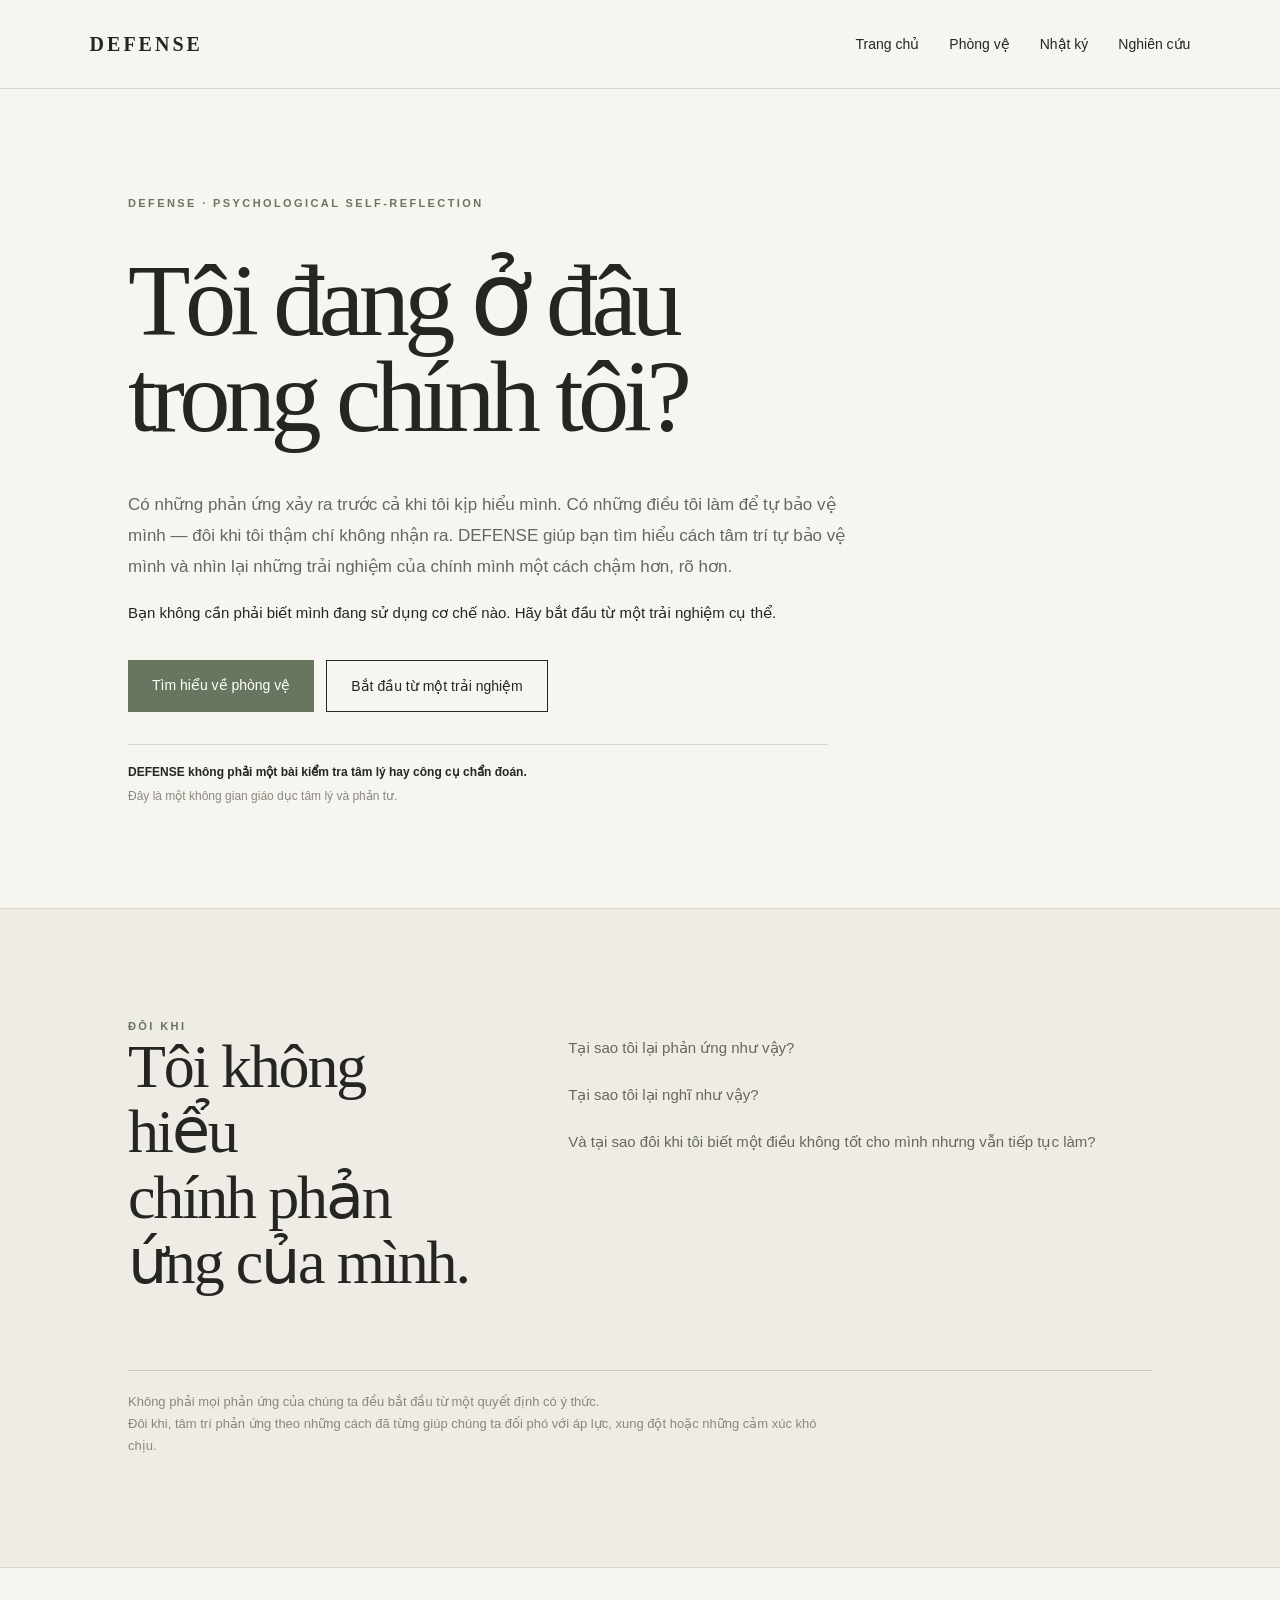
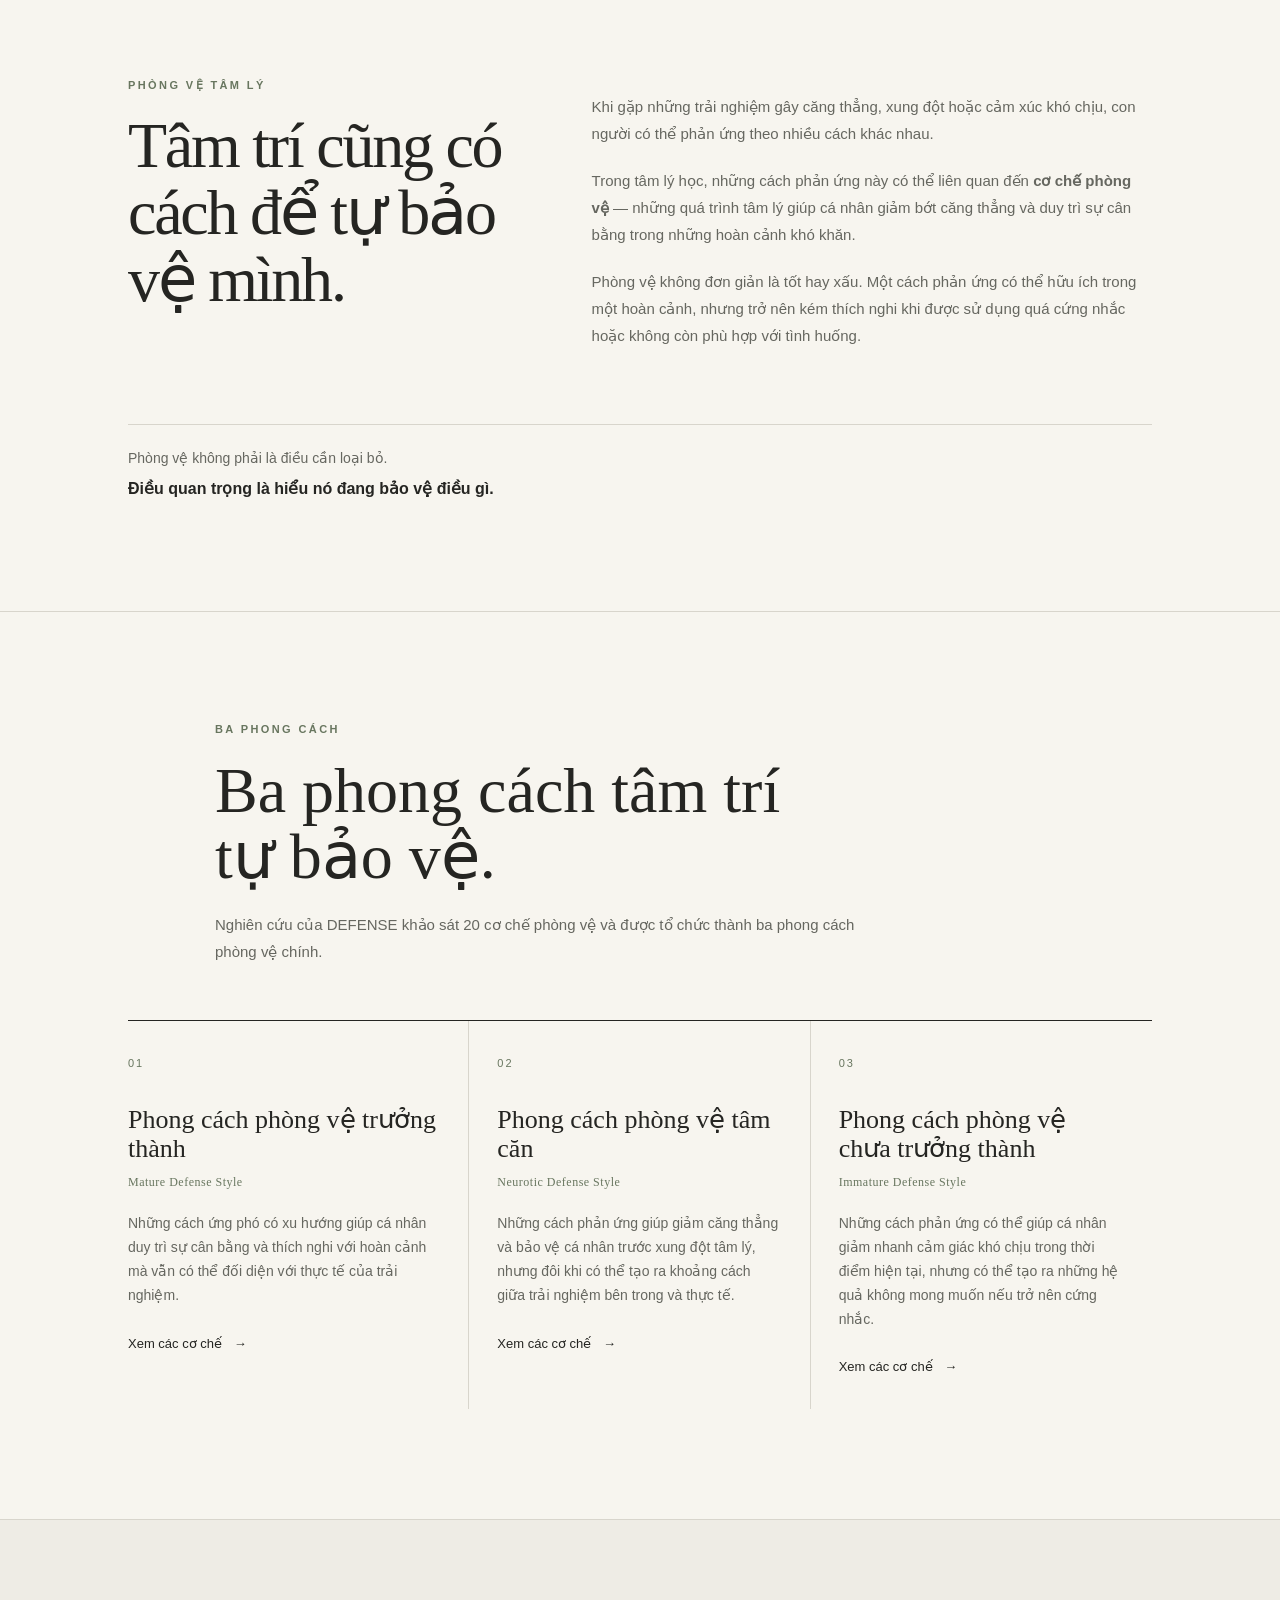
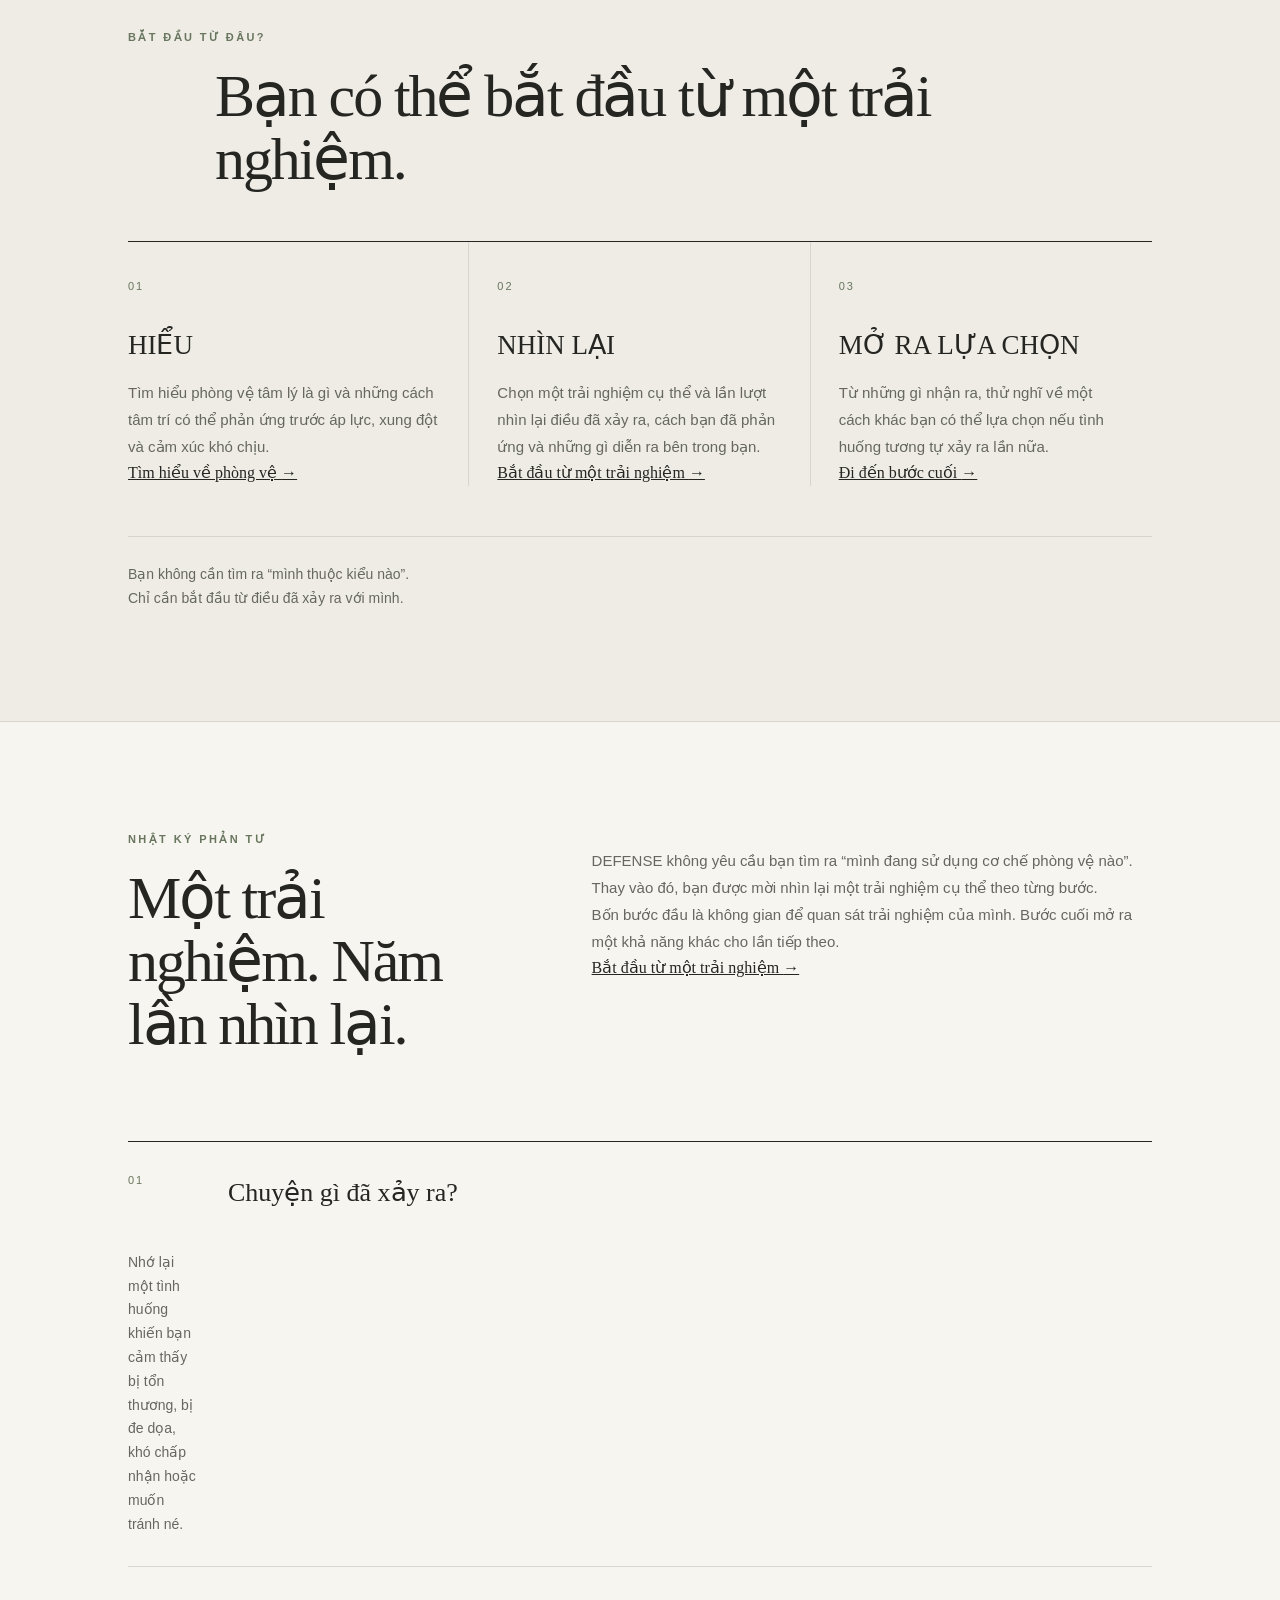
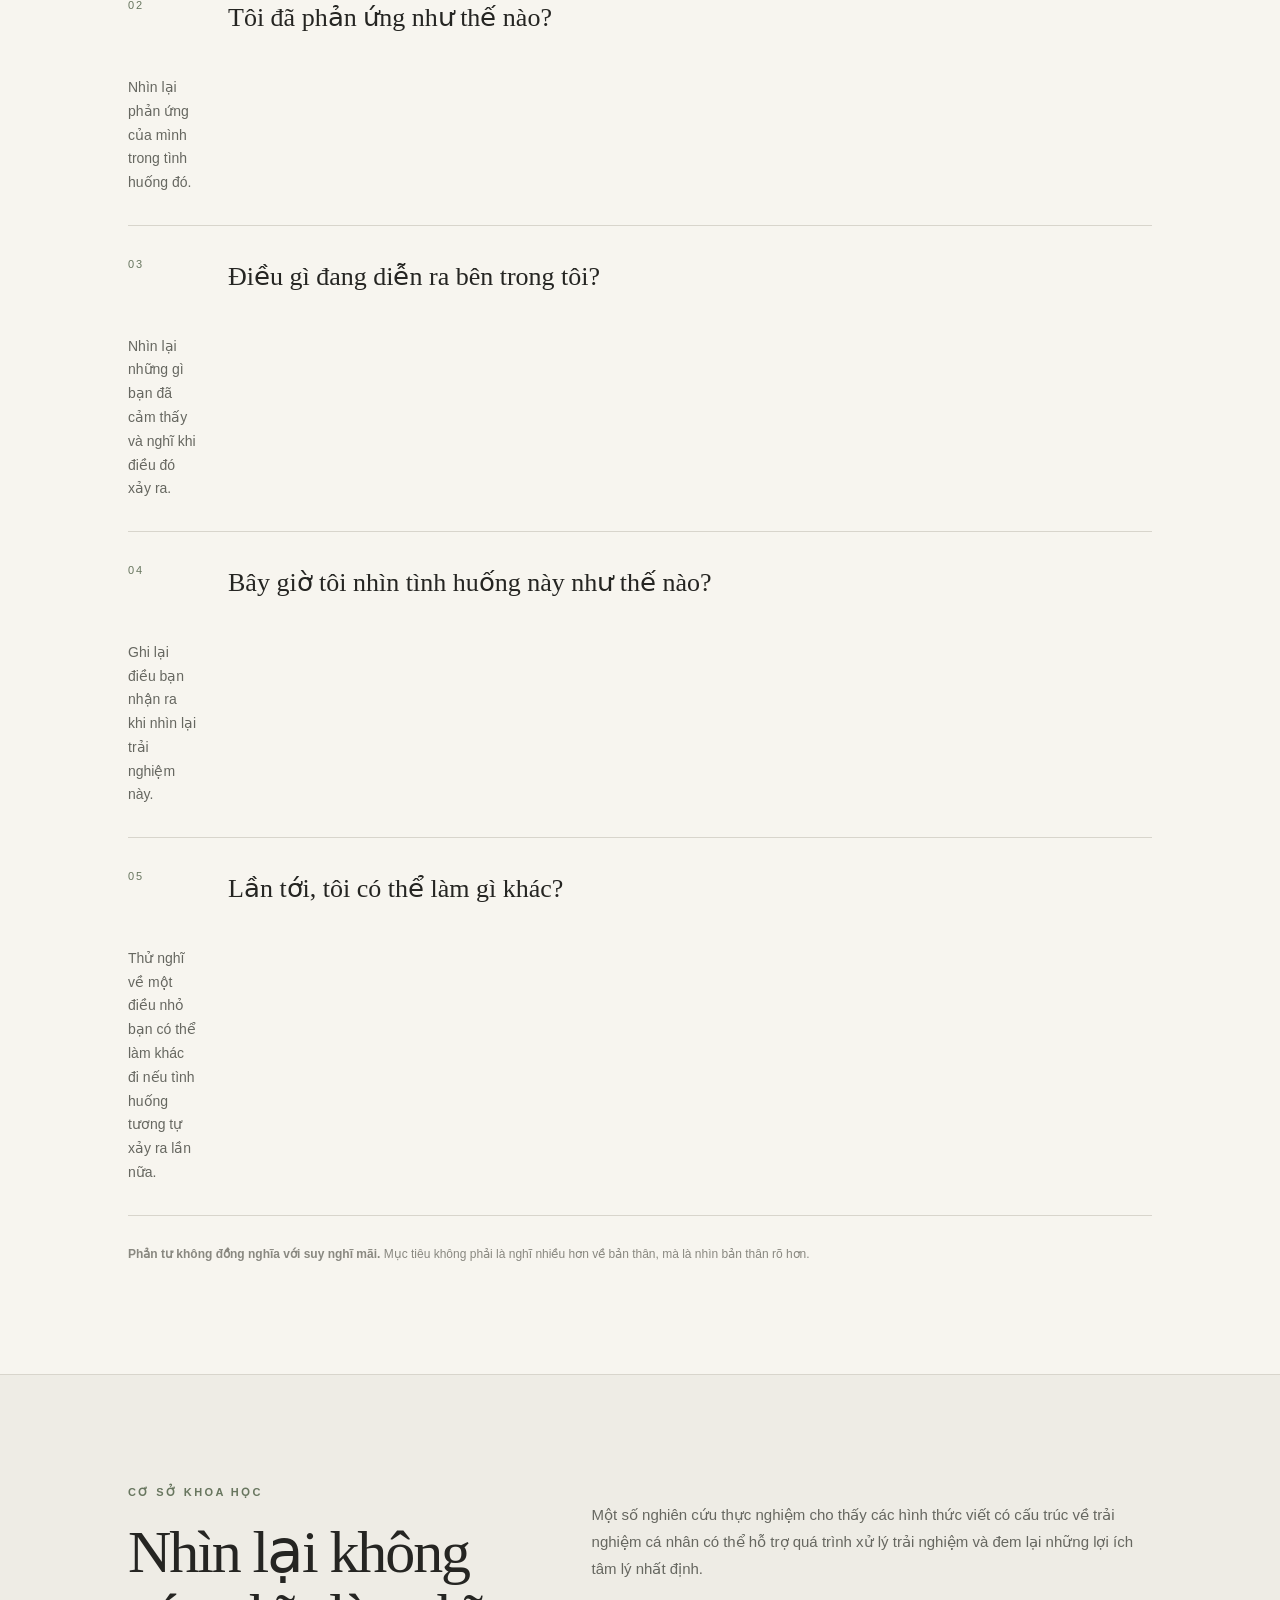
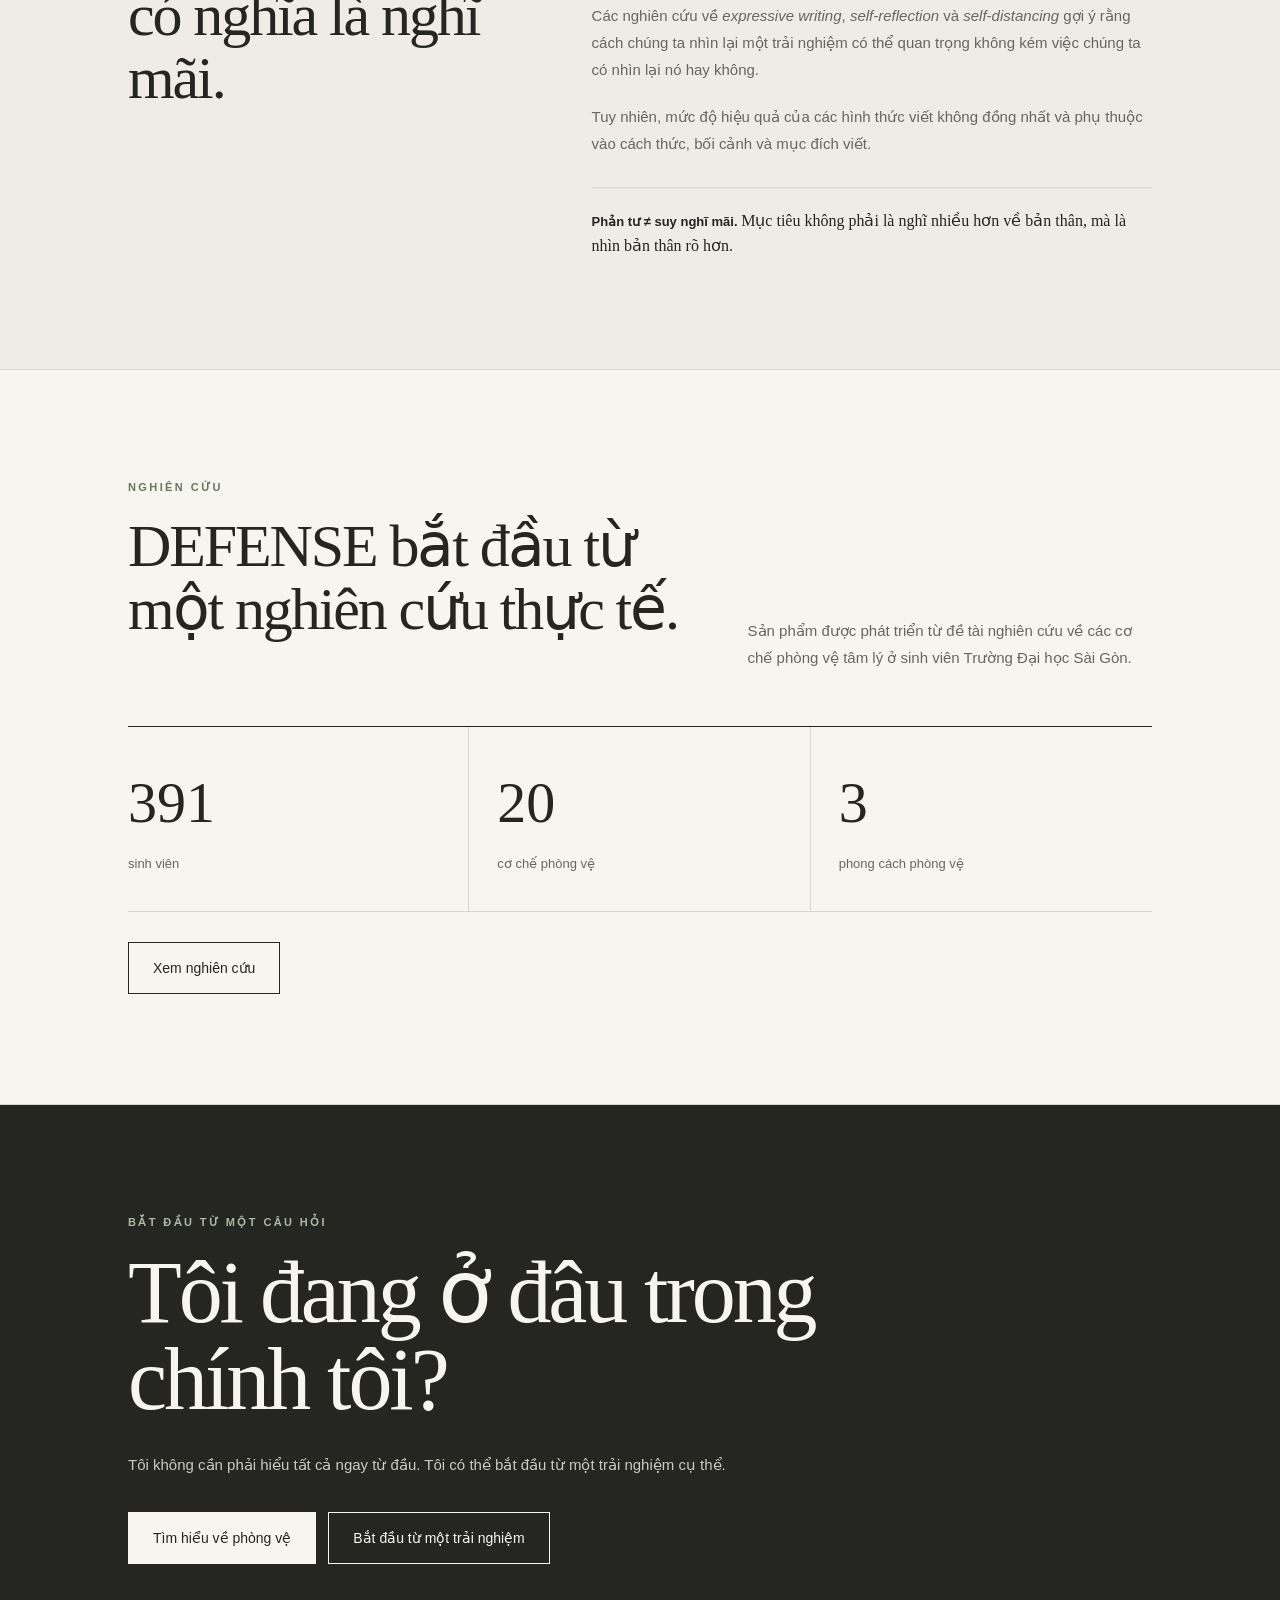
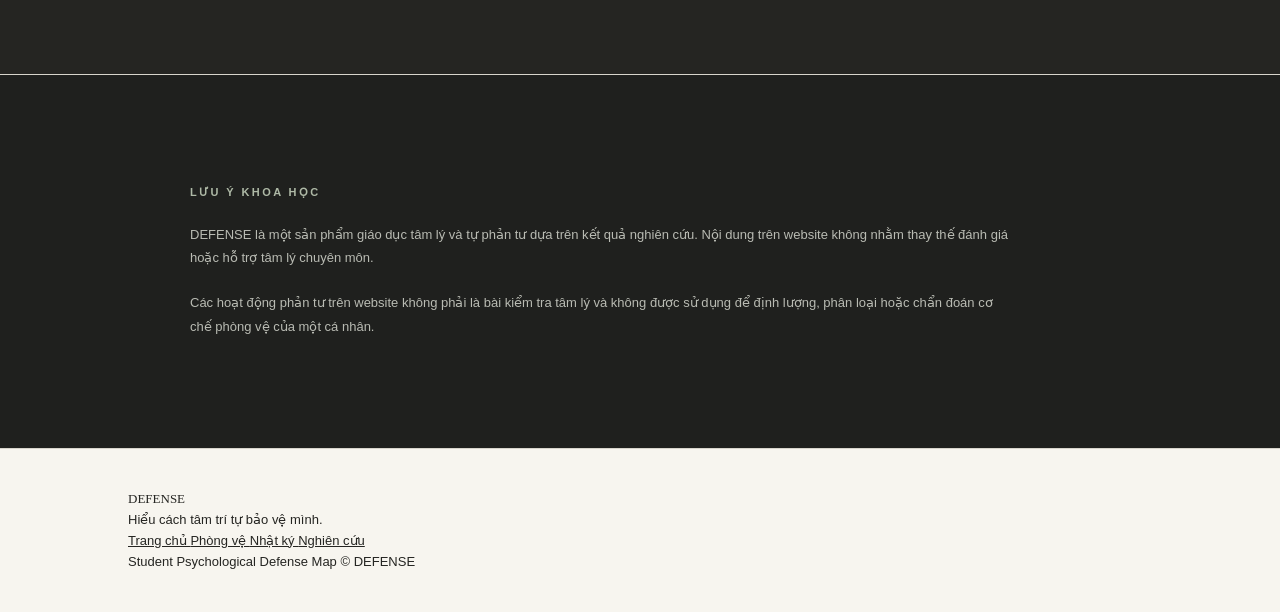
<file: index.html>
<!DOCTYPE html>
<html lang="vi">

<head>
    <meta charset="UTF-8">

    <meta name="viewport"
        content="width=device-width, initial-scale=1.0">

    <meta name="description"
        content="DEFENSE — Khám phá cách tâm trí tự bảo vệ mình và nhìn lại những phản ứng của chính bạn.">

    <title>
        DEFENSE — Hiểu cách tâm trí tự bảo vệ mình
    </title>

    <link rel="stylesheet"
        href="css/style.css">
</head>


<body>


    <!-- =========================================
         HEADER
    ========================================== -->

    <header>

        <div class="logo">
            DEFENSE
        </div>

        <nav>

            <a href="index.html">
                Trang chủ
            </a>

            <a href="mechanisms.html">
                Phòng vệ
            </a>

            <a href="journal.html">
                Nhật ký
            </a>

            <a href="research.html">
                Nghiên cứu
            </a>

        </nav>

    </header>



    <main>


        <!-- =========================================
             HERO
        ========================================== -->

        <section class="home-hero">

            <div class="home-hero-inner">

                <div class="eyebrow">
                    DEFENSE · PSYCHOLOGICAL SELF-REFLECTION
                </div>

                <h1>
                    Tôi đang ở đâu<br>
                    trong chính tôi?
                </h1>

                <p class="home-hero-description">

                    Có những phản ứng xảy ra trước cả khi tôi kịp hiểu mình.
                    Có những điều tôi làm để tự bảo vệ mình — đôi khi tôi
                    thậm chí không nhận ra.

                    DEFENSE giúp bạn tìm hiểu cách tâm trí tự bảo vệ mình
                    và nhìn lại những trải nghiệm của chính mình một cách
                    chậm hơn, rõ hơn.

                </p>

                <p class="home-hero-guidance">
                    Bạn không cần phải biết mình đang sử dụng cơ chế nào.
                    Hãy bắt đầu từ một trải nghiệm cụ thể.
                </p>


                <div class="home-hero-actions">

                    <a href="mechanisms.html"
                        class="button">

                        Tìm hiểu về phòng vệ

                    </a>

                    <a href="journal.html"
                        class="button secondary">

                        Bắt đầu từ một trải nghiệm

                    </a>

                </div>

                <div class="home-hero-note">
                    <strong>DEFENSE không phải một bài kiểm tra tâm lý hay công cụ chẩn đoán.</strong>
                    <span>Đây là một không gian giáo dục tâm lý và phản tư.</span>
                </div>

            </div>

        </section>



        <!-- =========================================
             PROBLEM
        ========================================== -->

        <section class="home-problem">

            <div class="home-section-label">
                ĐÔI KHI
            </div>


            <div class="home-problem-content">

                <h2>
                    Tôi không hiểu<br>
                    chính phản ứng của mình.
                </h2>

                <div class="home-problem-text">

                    <p>
                        Tại sao tôi lại phản ứng như vậy?
                    </p>

                    <p>
                        Tại sao tôi lại nghĩ như vậy?
                    </p>

                    <p>
                        Và tại sao đôi khi tôi biết một điều
                        không tốt cho mình nhưng vẫn tiếp tục làm?
                    </p>

                </div>

            </div>


            <div class="home-problem-note">

                <p>
                    Không phải mọi phản ứng của chúng ta đều
                    bắt đầu từ một quyết định có ý thức.
                </p>

                <p>
                    Đôi khi, tâm trí phản ứng theo những cách
                    đã từng giúp chúng ta đối phó với áp lực,
                    xung đột hoặc những cảm xúc khó chịu.
                </p>

            </div>

        </section>



        <!-- =========================================
             DEFENSE EXPLANATION
        ========================================== -->

        <section class="home-defense">

            <div class="home-section-label">
                PHÒNG VỆ TÂM LÝ
            </div>


            <div class="home-defense-grid">


                <div class="home-defense-title">

                    <h2>
                        Tâm trí cũng có
                        cách để tự bảo vệ mình.
                    </h2>

                </div>


                <div class="home-defense-text">

                    <p>
                        Khi gặp những trải nghiệm gây căng thẳng,
                        xung đột hoặc cảm xúc khó chịu, con người
                        có thể phản ứng theo nhiều cách khác nhau.
                    </p>

                    <p>
                        Trong tâm lý học, những cách phản ứng này
                        có thể liên quan đến
                        <strong>cơ chế phòng vệ</strong> —
                        những quá trình tâm lý giúp cá nhân giảm
                        bớt căng thẳng và duy trì sự cân bằng
                        trong những hoàn cảnh khó khăn.
                    </p>

                    <p>
                        Phòng vệ không đơn giản là tốt hay xấu.
                        Một cách phản ứng có thể hữu ích trong
                        một hoàn cảnh, nhưng trở nên kém thích
                        nghi khi được sử dụng quá cứng nhắc
                        hoặc không còn phù hợp với tình huống.
                    </p>

                </div>

            </div>


            <div class="home-defense-statement">

                <span>
                    Phòng vệ không phải là điều cần loại bỏ.
                </span>

                <strong>
                    Điều quan trọng là hiểu nó đang bảo vệ điều gì.
                </strong>

            </div>

        </section>



        <!-- =========================================
             THREE STYLES
        ========================================== -->

        <section class="home-styles">

            <div class="home-section-heading">

                <div class="home-section-label">
                    BA PHONG CÁCH
                </div>

                <h2>
                    Ba phong cách tâm trí<br>
                    tự bảo vệ.
                </h2>

                <p>
                    Nghiên cứu của DEFENSE khảo sát 20 cơ chế
                    phòng vệ và được tổ chức thành ba phong cách
                    phòng vệ chính.
                </p>

            </div>


            <div class="home-style-grid">


                <!-- MATURE -->

                <article class="home-style-card">

                    <div class="home-style-number">
                        01
                    </div>

                    <h3>
                        Phong cách phòng vệ trưởng thành
                    </h3>

                    <p class="home-style-en">
                        Mature Defense Style
                    </p>

                    <p>
                        Những cách ứng phó có xu hướng giúp cá nhân
                        duy trì sự cân bằng và thích nghi với
                        hoàn cảnh mà vẫn có thể đối diện với
                        thực tế của trải nghiệm.
                    </p>

                    <a href="mechanisms.html#Mature">
                        Xem các cơ chế
                        <span>→</span>
                    </a>

                </article>



                <!-- NEUROTIC -->

                <article class="home-style-card">

                    <div class="home-style-number">
                        02
                    </div>

                    <h3>
                        Phong cách phòng vệ tâm căn
                    </h3>

                    <p class="home-style-en">
                        Neurotic Defense Style
                    </p>

                    <p>
                        Những cách phản ứng giúp giảm căng thẳng
                        và bảo vệ cá nhân trước xung đột tâm lý,
                        nhưng đôi khi có thể tạo ra khoảng cách
                        giữa trải nghiệm bên trong và thực tế.
                    </p>

                    <a href="mechanisms.html#Neurotic">
                        Xem các cơ chế
                        <span>→</span>
                    </a>

                </article>



                <!-- IMMATURE -->

                <article class="home-style-card">

                    <div class="home-style-number">
                        03
                    </div>

                    <h3>
                        Phong cách phòng vệ chưa trưởng thành
                    </h3>

                    <p class="home-style-en">
                        Immature Defense Style
                    </p>

                    <p>
                        Những cách phản ứng có thể giúp cá nhân
                        giảm nhanh cảm giác khó chịu trong thời điểm
                        hiện tại, nhưng có thể tạo ra những hệ quả
                        không mong muốn nếu trở nên cứng nhắc.
                    </p>

                    <a href="mechanisms.html#Immature">
                        Xem các cơ chế
                        <span>→</span>
                    </a>

                </article>

            </div>

        </section>



        <!-- =========================================
             UNDERSTAND + REFLECT
        ========================================== -->

        <section class="home-purpose">

            <div class="home-section-label">
                BẮT ĐẦU TỪ ĐÂU?
            </div>

            <div class="home-purpose-heading">
                <h2>
                    Bạn có thể bắt đầu từ một trải nghiệm.
                </h2>
            </div>

            <div class="home-purpose-grid">

                <article class="home-purpose-item">
                    <span class="home-purpose-index">
                        01
                    </span>

                    <h3>
                        HIỂU
                    </h3>

                    <p>
                        Tìm hiểu phòng vệ tâm lý là gì và những cách
                        tâm trí có thể phản ứng trước áp lực, xung đột
                        và cảm xúc khó chịu.
                    </p>

                    <a href="mechanisms.html">
                        Tìm hiểu về phòng vệ
                        <span>→</span>
                    </a>
                </article>

                <article class="home-purpose-item">
                    <span class="home-purpose-index">
                        02
                    </span>

                    <h3>
                        NHÌN LẠI
                    </h3>

                    <p>
                        Chọn một trải nghiệm cụ thể và lần lượt nhìn lại
                        điều đã xảy ra, cách bạn đã phản ứng và những gì
                        diễn ra bên trong bạn.
                    </p>

                    <a href="journal.html">
                        Bắt đầu từ một trải nghiệm
                        <span>→</span>
                    </a>
                </article>

                <article class="home-purpose-item">
                    <span class="home-purpose-index">
                        03
                    </span>

                    <h3>
                        MỞ RA LỰA CHỌN
                    </h3>

                    <p>
                        Từ những gì nhận ra, thử nghĩ về một cách khác
                        bạn có thể lựa chọn nếu tình huống tương tự
                        xảy ra lần nữa.
                    </p>

                    <a href="journal.html">
                        Đi đến bước cuối
                        <span>→</span>
                    </a>
                </article>

            </div>

            <div class="home-purpose-bottom">
                <p>
                    Bạn không cần tìm ra “mình thuộc kiểu nào”.
                </p>

                <p>
                    Chỉ cần bắt đầu từ điều đã xảy ra với mình.
                </p>
            </div>

        </section>



        <!-- =========================================
             JOURNAL INTRO
        ========================================== -->

        <section class="home-journal">

            <div class="home-section-label">
                NHẬT KÝ PHẢN TƯ
            </div>

            <div class="home-journal-grid">

                <div class="home-journal-heading">
                    <h2>
                        Một trải nghiệm.
                        Năm lần nhìn lại.
                    </h2>
                </div>

                <div class="home-journal-description">
                    <p>
                        DEFENSE không yêu cầu bạn tìm ra “mình đang sử dụng
                        cơ chế phòng vệ nào”. Thay vào đó, bạn được mời
                        nhìn lại một trải nghiệm cụ thể theo từng bước.
                    </p>

                    <p>
                        Bốn bước đầu là không gian để quan sát trải nghiệm
                        của mình. Bước cuối mở ra một khả năng khác cho
                        lần tiếp theo.
                    </p>

                    <a href="journal.html" class="text-link">
                        Bắt đầu từ một trải nghiệm
                        <span>→</span>
                    </a>
                </div>

            </div>

            <div class="home-journal-steps">

                <div class="home-journal-step">
                    <span>01</span>
                    <h3>
                        Chuyện gì đã xảy ra?
                    </h3>
                    <p>
                        Nhớ lại một tình huống khiến bạn cảm thấy bị tổn thương,
                        bị đe dọa, khó chấp nhận hoặc muốn tránh né.
                    </p>
                </div>

                <div class="home-journal-step">
                    <span>02</span>
                    <h3>
                        Tôi đã phản ứng như thế nào?
                    </h3>
                    <p>
                        Nhìn lại phản ứng của mình trong tình huống đó.
                    </p>
                </div>

                <div class="home-journal-step">
                    <span>03</span>
                    <h3>
                        Điều gì đang diễn ra bên trong tôi?
                    </h3>
                    <p>
                        Nhìn lại những gì bạn đã cảm thấy và nghĩ khi điều đó xảy ra.
                    </p>
                </div>

                <div class="home-journal-step">
                    <span>04</span>
                    <h3>
                        Bây giờ tôi nhìn tình huống này như thế nào?
                    </h3>
                    <p>
                        Ghi lại điều bạn nhận ra khi nhìn lại trải nghiệm này.
                    </p>
                </div>

                <div class="home-journal-step">
                    <span>05</span>
                    <h3>
                        Lần tới, tôi có thể làm gì khác?
                    </h3>
                    <p>
                        Thử nghĩ về một điều nhỏ bạn có thể làm khác đi nếu
                        tình huống tương tự xảy ra lần nữa.
                    </p>
                </div>

            </div>

            <div class="home-journal-note">
                <strong>Phản tư không đồng nghĩa với suy nghĩ mãi.</strong>
                <span>Mục tiêu không phải là nghĩ nhiều hơn về bản thân, mà là nhìn bản thân rõ hơn.</span>
            </div>

        </section>



        <!-- =========================================
             SCIENCE
        ========================================== -->

        <section class="home-science">

            <div class="home-section-label">
                CƠ SỞ KHOA HỌC
            </div>


            <div class="home-science-grid">


                <div class="home-science-heading">

                    <h2>
                        Nhìn lại không có nghĩa
                        là nghĩ mãi.
                    </h2>

                </div>


                <div class="home-science-text">

                    <p>
                        Một số nghiên cứu thực nghiệm cho thấy
                        các hình thức viết có cấu trúc về trải nghiệm
                        cá nhân có thể hỗ trợ quá trình xử lý trải nghiệm
                        và đem lại những lợi ích tâm lý nhất định.
                    </p>

                    <p>
                        Các nghiên cứu về
                        <em>expressive writing</em>,
                        <em>self-reflection</em> và
                        <em>self-distancing</em> gợi ý rằng
                        cách chúng ta nhìn lại một trải nghiệm
                        có thể quan trọng không kém việc chúng ta
                        có nhìn lại nó hay không.
                    </p>

                    <p>
                        Tuy nhiên, mức độ hiệu quả của các hình thức
                        viết không đồng nhất và phụ thuộc vào cách
                        thức, bối cảnh và mục đích viết.
                    </p>


                    <div class="home-science-note">

                        <strong>
                            Phản tư ≠ suy nghĩ mãi.
                        </strong>

                        <span>
                            Mục tiêu không phải là nghĩ nhiều hơn
                            về bản thân, mà là nhìn bản thân rõ hơn.
                        </span>

                    </div>

                </div>

            </div>

        </section>



        <!-- =========================================
             RESEARCH
        ========================================== -->

        <section class="home-research">

            <div class="home-section-label">
                NGHIÊN CỨU
            </div>


            <div class="home-research-heading">

                <h2>
                    DEFENSE bắt đầu từ
                    một nghiên cứu thực tế.
                </h2>

                <p>
                    Sản phẩm được phát triển từ đề tài nghiên cứu
                    về các cơ chế phòng vệ tâm lý ở sinh viên
                    Trường Đại học Sài Gòn.
                </p>

            </div>



            <div class="home-research-stats">


                <div class="home-research-stat">

                    <strong>
                        391
                    </strong>

                    <span>
                        sinh viên
                    </span>

                </div>



                <div class="home-research-stat">

                    <strong>
                        20
                    </strong>

                    <span>
                        cơ chế phòng vệ
                    </span>

                </div>



                <div class="home-research-stat">

                    <strong>
                        3
                    </strong>

                    <span>
                        phong cách phòng vệ
                    </span>

                </div>

            </div>



            <div class="home-research-link">

                <a href="research.html"
                    class="button secondary">

                    Xem nghiên cứu

                </a>

            </div>

        </section>



        <!-- =========================================
             FINAL CTA
        ========================================== -->

        <section class="home-final">

            <div class="home-final-inner">

                <div class="home-section-label">
                    BẮT ĐẦU TỪ MỘT CÂU HỎI
                </div>


                <h2>
                    Tôi đang ở đâu
                    trong chính tôi?
                </h2>


                <p>
                    Tôi không cần phải hiểu tất cả ngay từ đầu.
                    Tôi có thể bắt đầu từ một trải nghiệm cụ thể.
                </p>


                <div class="home-final-actions">

                    <a href="mechanisms.html"
                        class="button">

                        Tìm hiểu về phòng vệ

                    </a>

                    <a href="journal.html"
                        class="button secondary">

                        Bắt đầu từ một trải nghiệm

                    </a>

                </div>

            </div>

        </section>



        <!-- =========================================
             SCIENTIFIC DISCLAIMER
        ========================================== -->

        <section class="home-note">

            <div class="home-note-inner">

                <div class="home-section-label">
                    LƯU Ý KHOA HỌC
                </div>


                <p>
                    DEFENSE là một sản phẩm giáo dục tâm lý và
                    tự phản tư dựa trên kết quả nghiên cứu.
                    Nội dung trên website không nhằm thay thế
                    đánh giá hoặc hỗ trợ tâm lý chuyên môn.
                </p>

                <p>
                    Các hoạt động phản tư trên website không phải
                    là bài kiểm tra tâm lý và không được sử dụng
                    để định lượng, phân loại hoặc chẩn đoán
                    cơ chế phòng vệ của một cá nhân.
                </p>

            </div>

        </section>


    </main>



    <!-- =========================================
         FOOTER
    ========================================== -->

    <footer>

        <div class="footer-logo">
            DEFENSE
        </div>


        <div class="footer-description">

            Hiểu cách tâm trí tự bảo vệ mình.

        </div>


        <div class="footer-links">

            <a href="index.html">
                Trang chủ
            </a>

            <a href="mechanisms.html">
                Phòng vệ
            </a>

            <a href="journal.html">
                Nhật ký
            </a>

            <a href="research.html">
                Nghiên cứu
            </a>

        </div>


        <div class="footer-bottom">

            <span>
                Student Psychological Defense Map
            </span>

            <span>
                © DEFENSE
            </span>

        </div>

    </footer>


</body>

</html>
</file>
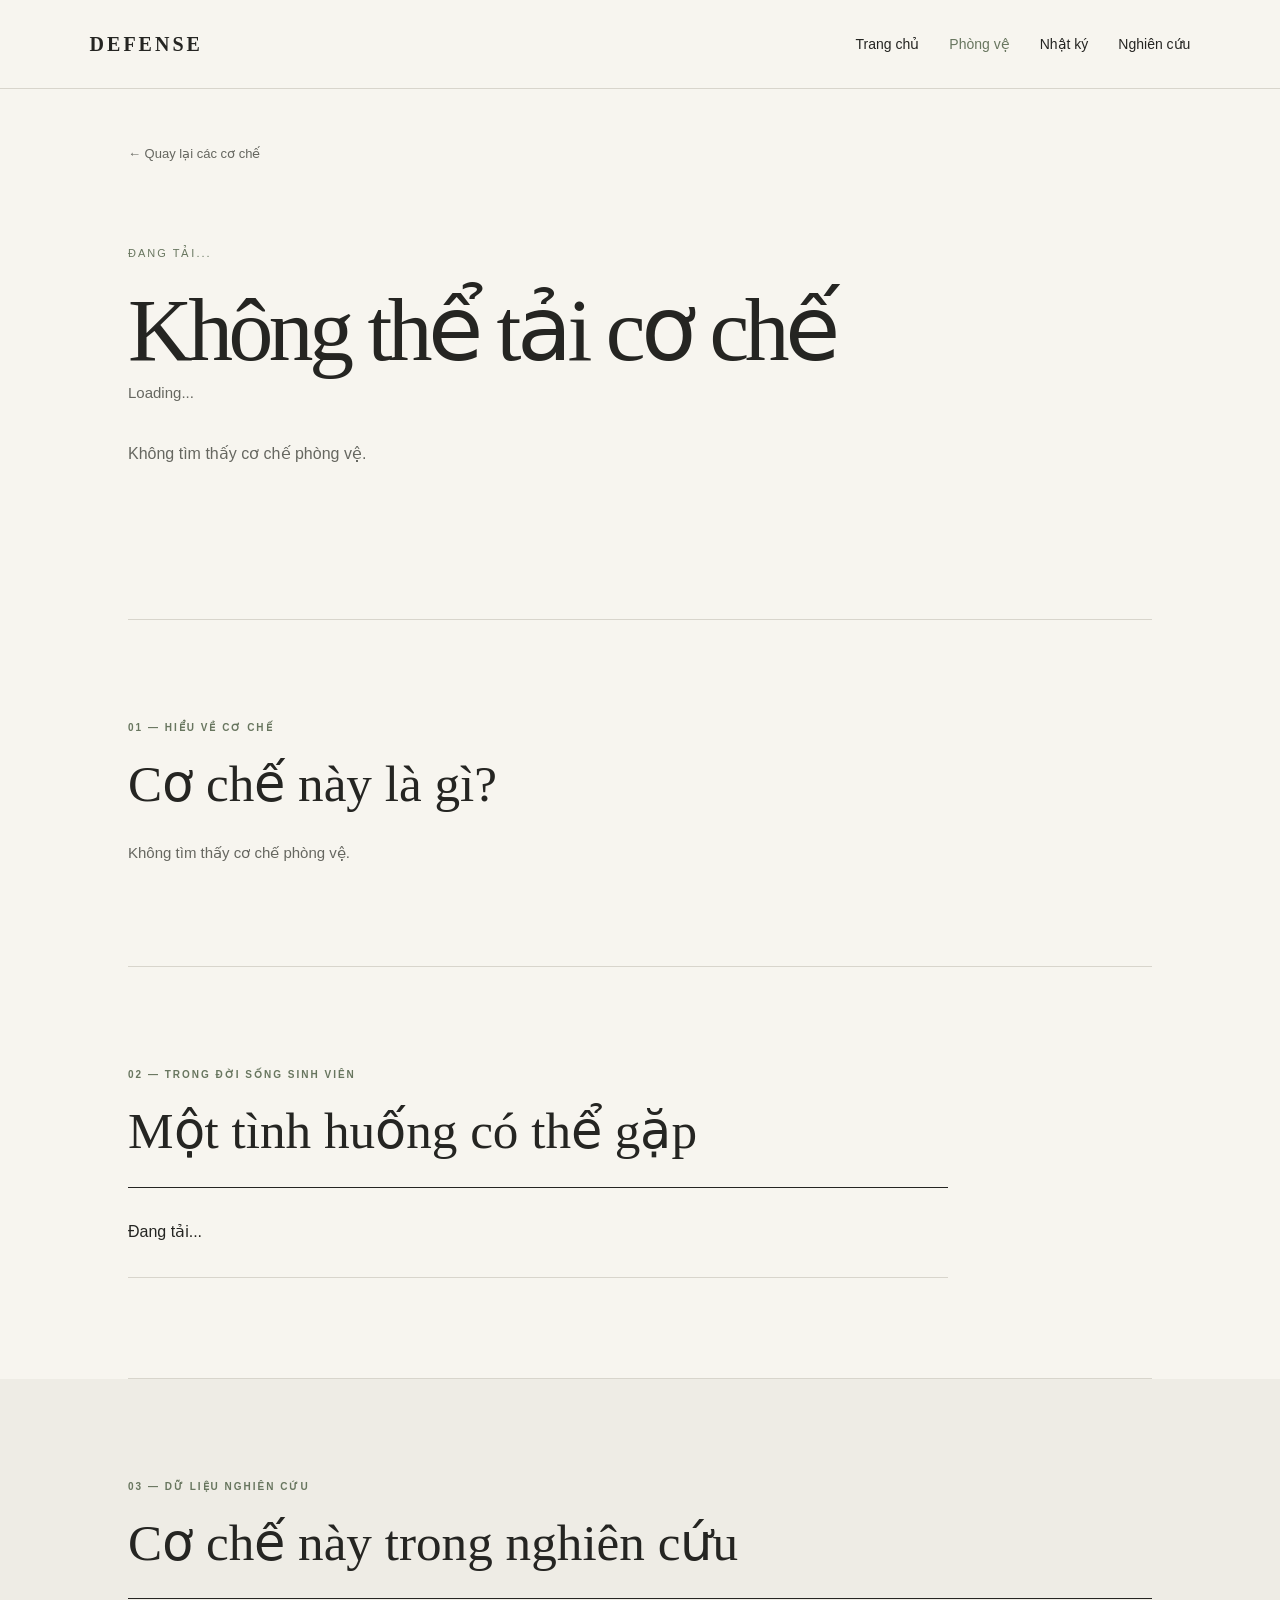
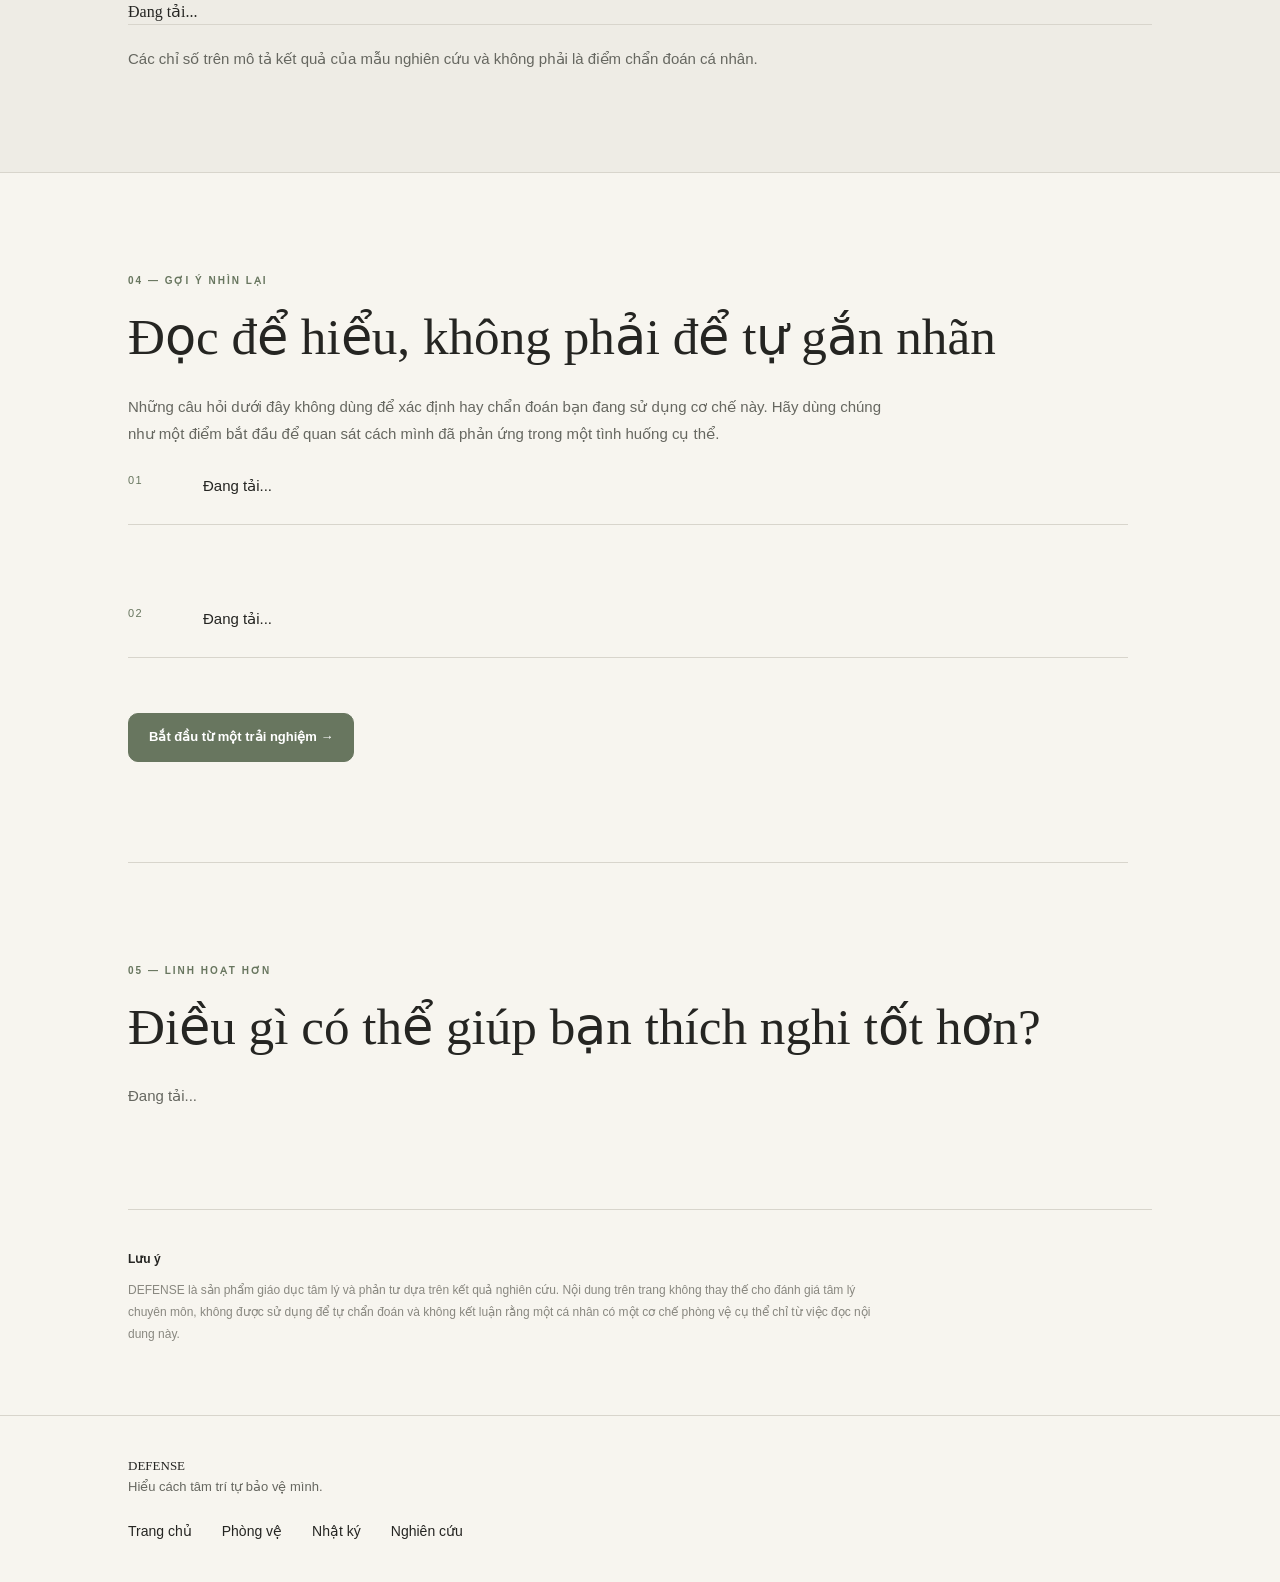
<file: mechanism.html>
<!DOCTYPE html>
<html lang="vi">
<head>
    <meta charset="UTF-8">
    <meta name="viewport" content="width=device-width, initial-scale=1.0">
    <meta name="description" content="Tìm hiểu một cơ chế phòng vệ trong DEFENSE.">
    <title>Cơ chế phòng vệ | DEFENSE</title>
    <link rel="stylesheet" href="css/style.css">
</head>
<body>
<header>
    <a href="index.html" class="logo">DEFENSE</a>
    <nav>
        <a href="index.html">Trang chủ</a>
        <a href="mechanisms.html" class="active">Phòng vệ</a>
        <a href="journal.html">Nhật ký</a>
        <a href="research.html">Nghiên cứu</a>
    </nav>
</header>

<main class="mechanism-detail">
    <div class="detail-container">
        <a href="mechanisms.html" class="back-link">← Quay lại các cơ chế</a>

        <section class="mechanism-hero">
            <div id="mechanism-style" class="mechanism-style-label">Đang tải...</div>
            <h1 id="mechanism-name">Đang tải...</h1>
            <p id="mechanism-name-en" class="mechanism-name-en">Loading...</p>
            <p id="mechanism-intro" class="mechanism-intro">Đang tải thông tin cơ chế phòng vệ...</p>
        </section>

        <section class="detail-section">
            <div class="section-label">01 — HIỂU VỀ CƠ CHẾ</div>
            <h2>Cơ chế này là gì?</h2>
            <div id="mechanism-definition" class="detail-text">Đang tải...</div>
        </section>

        <section class="detail-section">
            <div class="section-label">02 — TRONG ĐỜI SỐNG SINH VIÊN</div>
            <h2>Một tình huống có thể gặp</h2>
            <div id="mechanism-example" class="example-box">Đang tải...</div>
        </section>

        <section class="detail-section research-detail-section">
            <div class="section-label">03 — DỮ LIỆU NGHIÊN CỨU</div>
            <h2>Cơ chế này trong nghiên cứu</h2>
            <div id="research-data" class="research-data-grid">Đang tải...</div>
            <p class="research-note">Các chỉ số trên mô tả kết quả của mẫu nghiên cứu và không phải là điểm chẩn đoán cá nhân.</p>
        </section>

        <section class="detail-section reflection-section">
            <div class="section-label">04 — GỢI Ý NHÌN LẠI</div>
            <h2>Đọc để hiểu, không phải để tự gắn nhãn</h2>
            <p class="reflection-intro">
                Những câu hỏi dưới đây không dùng để xác định hay chẩn đoán bạn đang sử dụng cơ chế này.
                Hãy dùng chúng như một điểm bắt đầu để quan sát cách mình đã phản ứng trong một tình huống cụ thể.
            </p>
            <div class="reflection-question"><span class="question-number">01</span><p id="reflection-question-1">Đang tải...</p></div>
            <div class="reflection-question"><span class="question-number">02</span><p id="reflection-question-2">Đang tải...</p></div>
            <div class="reflection-action"><a id="journal-link" href="journal.html" class="primary-button">Bắt đầu từ một trải nghiệm →</a></div>
        </section>

        <section class="detail-section flexibility-section">
            <div class="section-label">05 — LINH HOẠT HƠN</div>
            <h2>Điều gì có thể giúp bạn thích nghi tốt hơn?</h2>
            <p id="mechanism-flexibility" class="detail-text">Đang tải...</p>
        </section>

        <section class="detail-disclaimer">
            <strong>Lưu ý</strong>
            <p>
                DEFENSE là sản phẩm giáo dục tâm lý và phản tư dựa trên kết quả nghiên cứu.
                Nội dung trên trang không thay thế cho đánh giá tâm lý chuyên môn, không được sử dụng
                để tự chẩn đoán và không kết luận rằng một cá nhân có một cơ chế phòng vệ cụ thể chỉ từ việc đọc nội dung này.
            </p>
        </section>
    </div>
</main>

<footer>
    <div class="footer-logo">DEFENSE</div>
    <p>Hiểu cách tâm trí tự bảo vệ mình.</p>
    <nav>
        <a href="index.html">Trang chủ</a>
        <a href="mechanisms.html">Phòng vệ</a>
        <a href="journal.html">Nhật ký</a>
        <a href="research.html">Nghiên cứu</a>
    </nav>
</footer>
<script src="js/mechanism.js"></script>
</body>
</html>
</file>
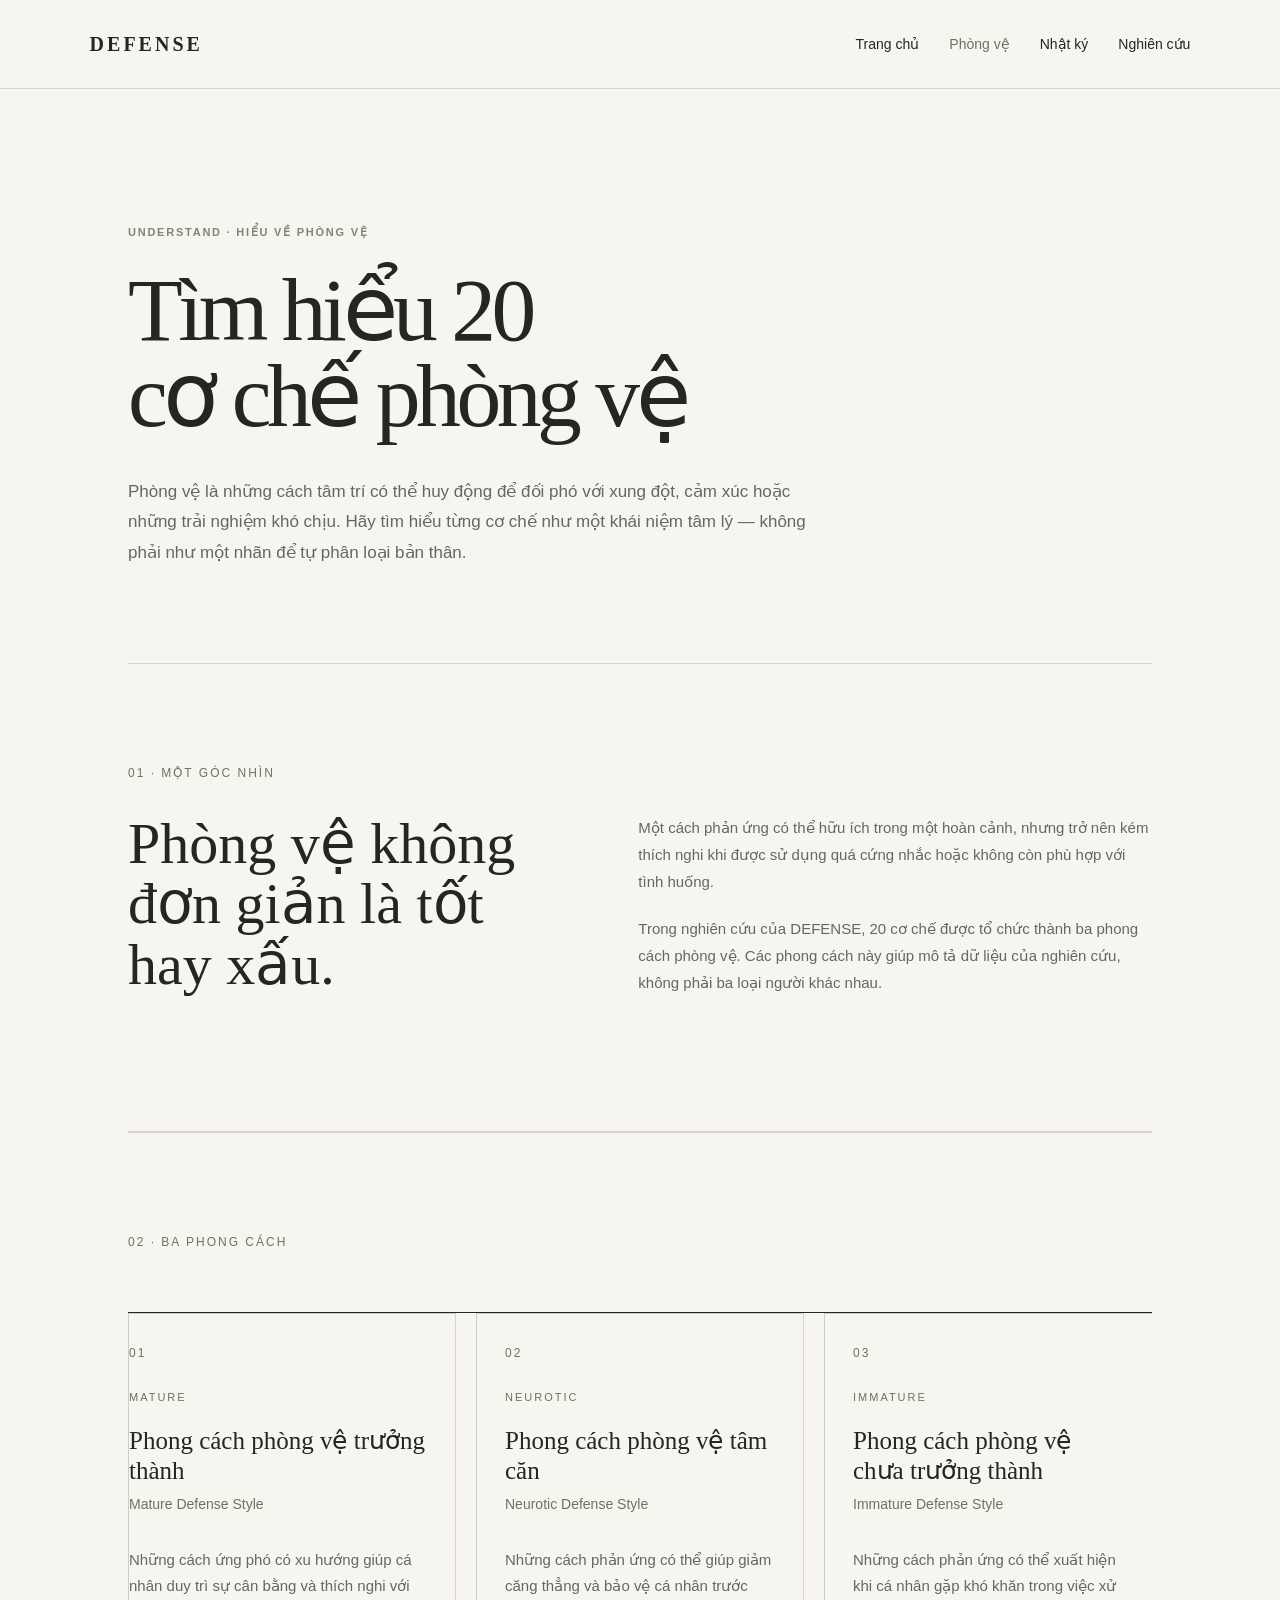
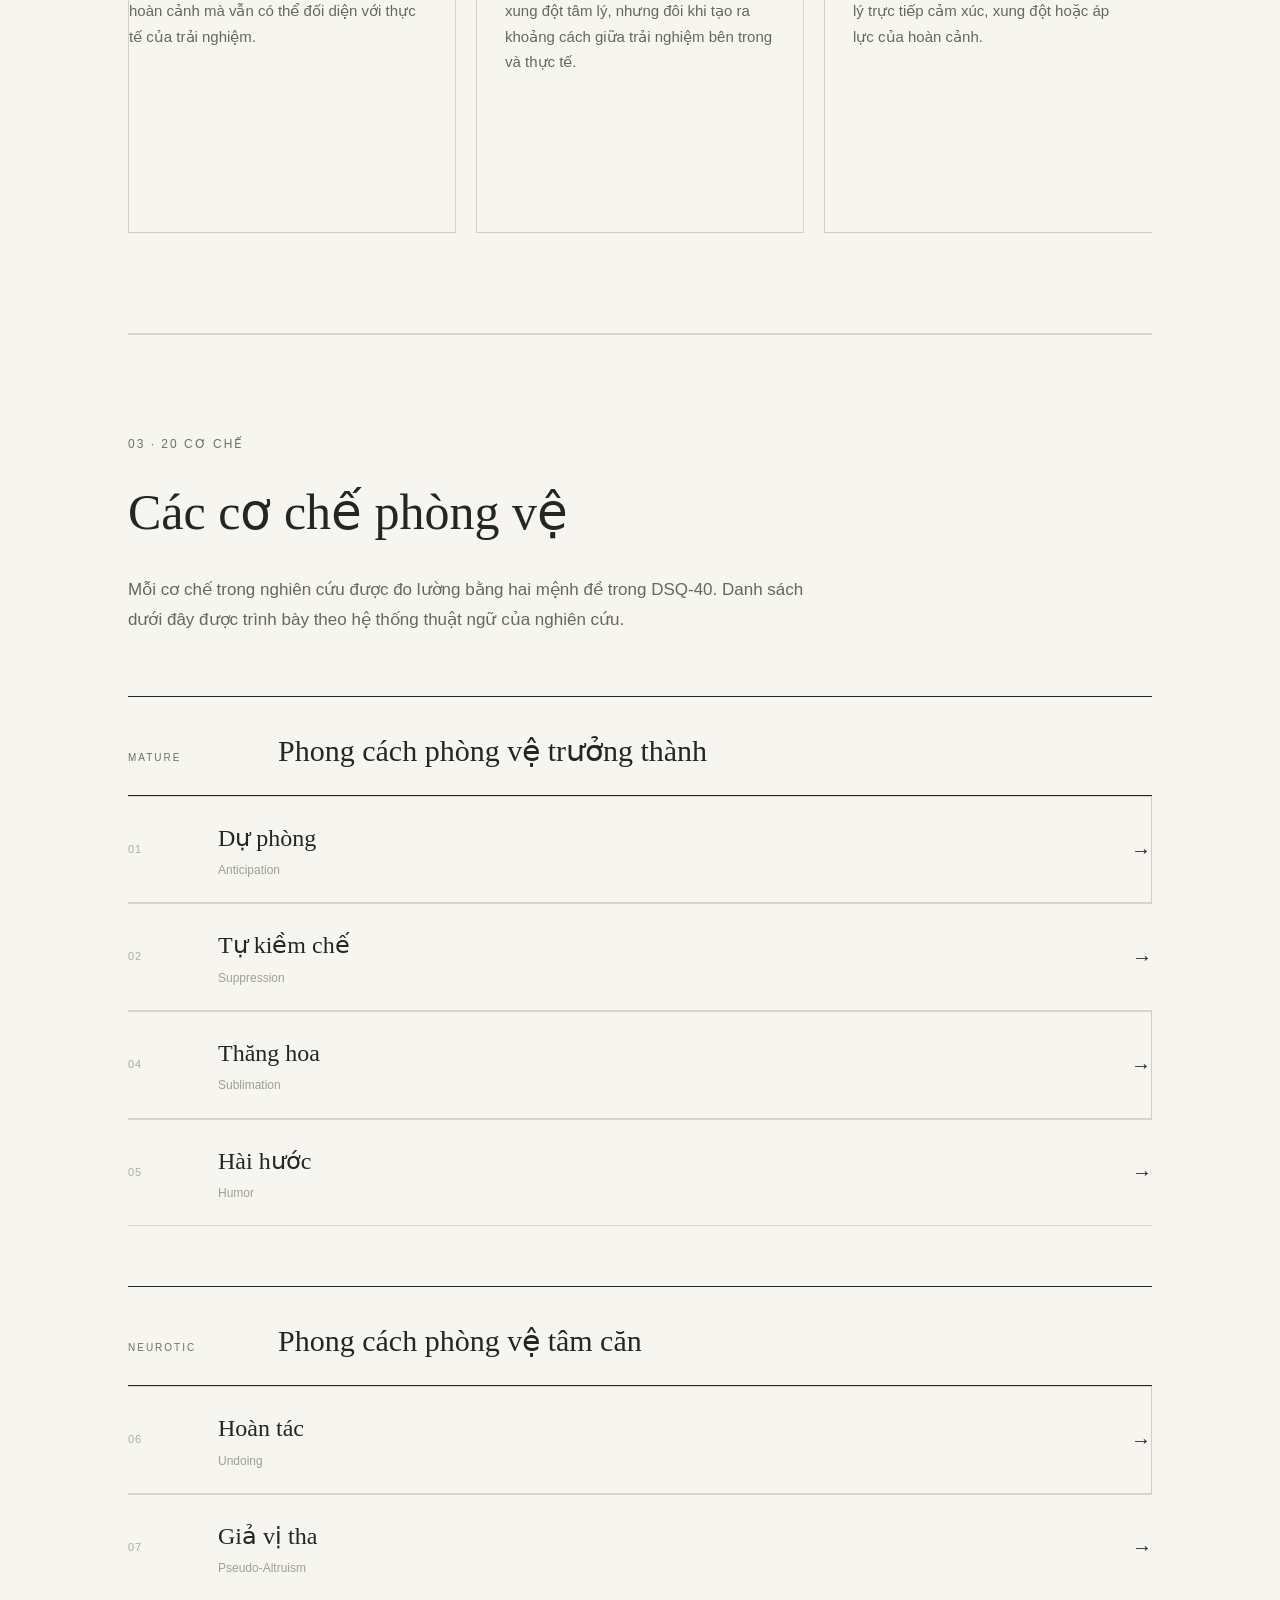
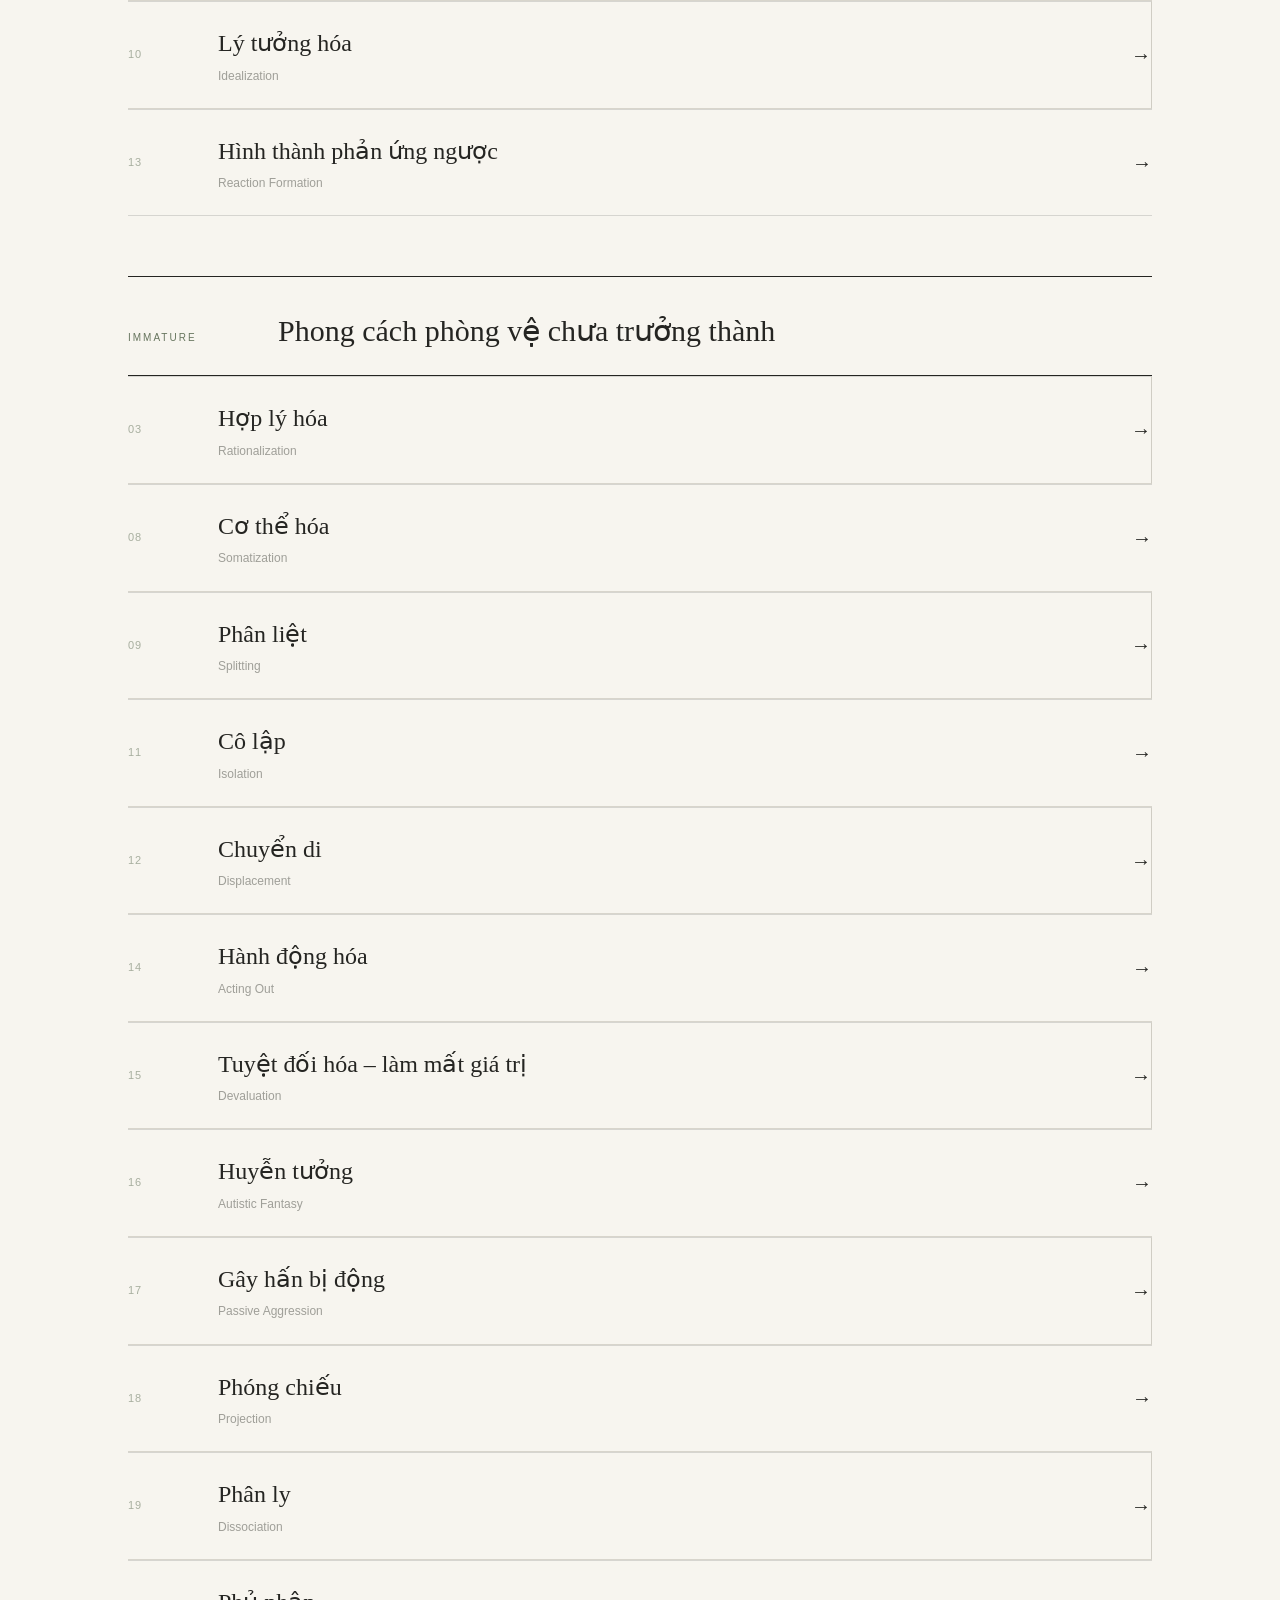
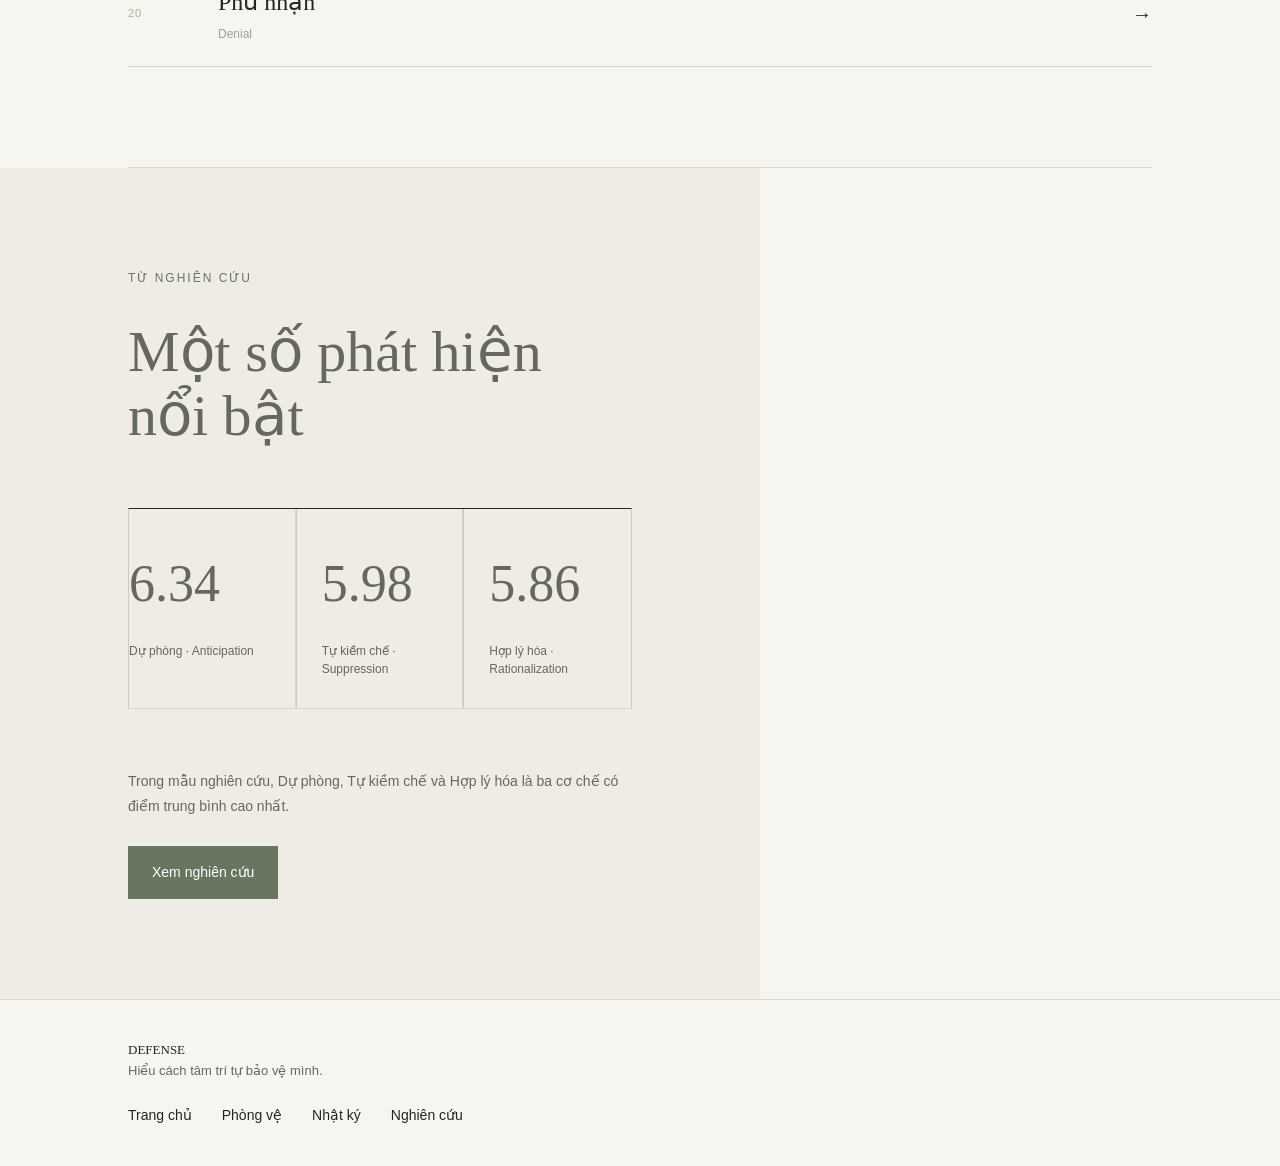
<file: mechanisms.html>
<!DOCTYPE html>
<html lang="vi">
<head>
    <meta charset="UTF-8">
    <meta name="viewport" content="width=device-width, initial-scale=1.0">
    <meta name="description" content="Tìm hiểu 20 cơ chế phòng vệ được khảo sát trong nghiên cứu của DEFENSE.">
    <title>DEFENSE — Phòng vệ tâm lý</title>
    <link rel="stylesheet" href="css/style.css">
</head>
<body>

<header>
    <a href="index.html" class="logo">DEFENSE</a>
    <nav>
        <a href="index.html">Trang chủ</a>
        <a href="mechanisms.html" class="active">Phòng vệ</a>
        <a href="journal.html">Nhật ký</a>
        <a href="research.html">Nghiên cứu</a>
    </nav>
</header>

<main>
    <section class="page-hero mechanisms-hero">
        <p class="eyebrow">UNDERSTAND · HIỂU VỀ PHÒNG VỆ</p>
        <h1>Tìm hiểu 20<br>cơ chế phòng vệ</h1>
        <p class="page-intro">
            Phòng vệ là những cách tâm trí có thể huy động để đối phó với
            xung đột, cảm xúc hoặc những trải nghiệm khó chịu. Hãy tìm hiểu
            từng cơ chế như một khái niệm tâm lý — không phải như một nhãn
            để tự phân loại bản thân.
        </p>
    </section>

    <section class="content-section mechanisms-introduction">
        <p class="section-number">01 · MỘT GÓC NHÌN</p>
        <div class="mechanisms-intro-grid">
            <h2>Phòng vệ không đơn giản là tốt hay xấu.</h2>
            <div>
                <p>
                    Một cách phản ứng có thể hữu ích trong một hoàn cảnh,
                    nhưng trở nên kém thích nghi khi được sử dụng quá cứng nhắc
                    hoặc không còn phù hợp với tình huống.
                </p>
                <p>
                    Trong nghiên cứu của DEFENSE, 20 cơ chế được tổ chức thành
                    ba phong cách phòng vệ. Các phong cách này giúp mô tả dữ liệu
                    của nghiên cứu, không phải ba loại người khác nhau.
                </p>
            </div>
        </div>
    </section>

    <section class="content-section">
        <p class="section-number">02 · BA PHONG CÁCH</p>
        <div class="style-grid">
            <article class="style-card">
                <span class="style-number">01</span>
                <p class="style-label">MATURE</p>
                <h3>Phong cách phòng vệ trưởng thành</h3>
                <p class="style-description">Mature Defense Style</p>
                <p class="style-description-long">Những cách ứng phó có xu hướng giúp cá nhân duy trì sự cân bằng và thích nghi với hoàn cảnh mà vẫn có thể đối diện với thực tế của trải nghiệm.</p>
            </article>
            <article class="style-card">
                <span class="style-number">02</span>
                <p class="style-label">NEUROTIC</p>
                <h3>Phong cách phòng vệ tâm căn</h3>
                <p class="style-description">Neurotic Defense Style</p>
                <p class="style-description-long">Những cách phản ứng có thể giúp giảm căng thẳng và bảo vệ cá nhân trước xung đột tâm lý, nhưng đôi khi tạo ra khoảng cách giữa trải nghiệm bên trong và thực tế.</p>
            </article>
            <article class="style-card">
                <span class="style-number">03</span>
                <p class="style-label">IMMATURE</p>
                <h3>Phong cách phòng vệ chưa trưởng thành</h3>
                <p class="style-description">Immature Defense Style</p>
                <p class="style-description-long">Những cách phản ứng có thể xuất hiện khi cá nhân gặp khó khăn trong việc xử lý trực tiếp cảm xúc, xung đột hoặc áp lực của hoàn cảnh.</p>
            </article>
        </div>
    </section>

    <section class="content-section mechanisms-list-section">
        <p class="section-number">03 · 20 CƠ CHẾ</p>
        <h2>Các cơ chế phòng vệ</h2>
        <p class="mechanism-intro">
            Mỗi cơ chế trong nghiên cứu được đo lường bằng hai mệnh đề trong
            DSQ-40. Danh sách dưới đây được trình bày theo hệ thống thuật ngữ
            của nghiên cứu.
        </p>

        <div class="mechanism-group">
            <div class="mechanism-group-header"><span>MATURE</span><h3>Phong cách phòng vệ trưởng thành</h3></div>
            <div id="mature-mechanisms" class="mechanism-list-cards"></div>
        </div>

        <div class="mechanism-group">
            <div class="mechanism-group-header"><span>NEUROTIC</span><h3>Phong cách phòng vệ tâm căn</h3></div>
            <div id="neurotic-mechanisms" class="mechanism-list-cards"></div>
        </div>

        <div class="mechanism-group">
            <div class="mechanism-group-header"><span>IMMATURE</span><h3>Phong cách phòng vệ chưa trưởng thành</h3></div>
            <div id="immature-mechanisms" class="mechanism-list-cards"></div>
        </div>
    </section>

    <section class="research-note">
        <div class="research-note-inner">
            <p class="section-number">TỪ NGHIÊN CỨU</p>
            <h2>Một số phát hiện nổi bật</h2>
            <div class="research-stat-grid">
                <div><strong>6.34</strong><span>Dự phòng · Anticipation</span></div>
                <div><strong>5.98</strong><span>Tự kiềm chế · Suppression</span></div>
                <div><strong>5.86</strong><span>Hợp lý hóa · Rationalization</span></div>
            </div>
            <p class="research-note-text">
                Trong mẫu nghiên cứu, Dự phòng, Tự kiềm chế và Hợp lý hóa là
                ba cơ chế có điểm trung bình cao nhất.
            </p>
            <a href="research.html" class="button">Xem nghiên cứu</a>
        </div>
    </section>
</main>

<footer>
    <div class="footer-logo">DEFENSE</div>
    <p>Hiểu cách tâm trí tự bảo vệ mình.</p>
    <nav>
        <a href="index.html">Trang chủ</a>
        <a href="mechanisms.html">Phòng vệ</a>
        <a href="journal.html">Nhật ký</a>
        <a href="research.html">Nghiên cứu</a>
    </nav>
</footer>

<script src="js/mechanisms-list.js"></script>
</body>
</html>
</file>
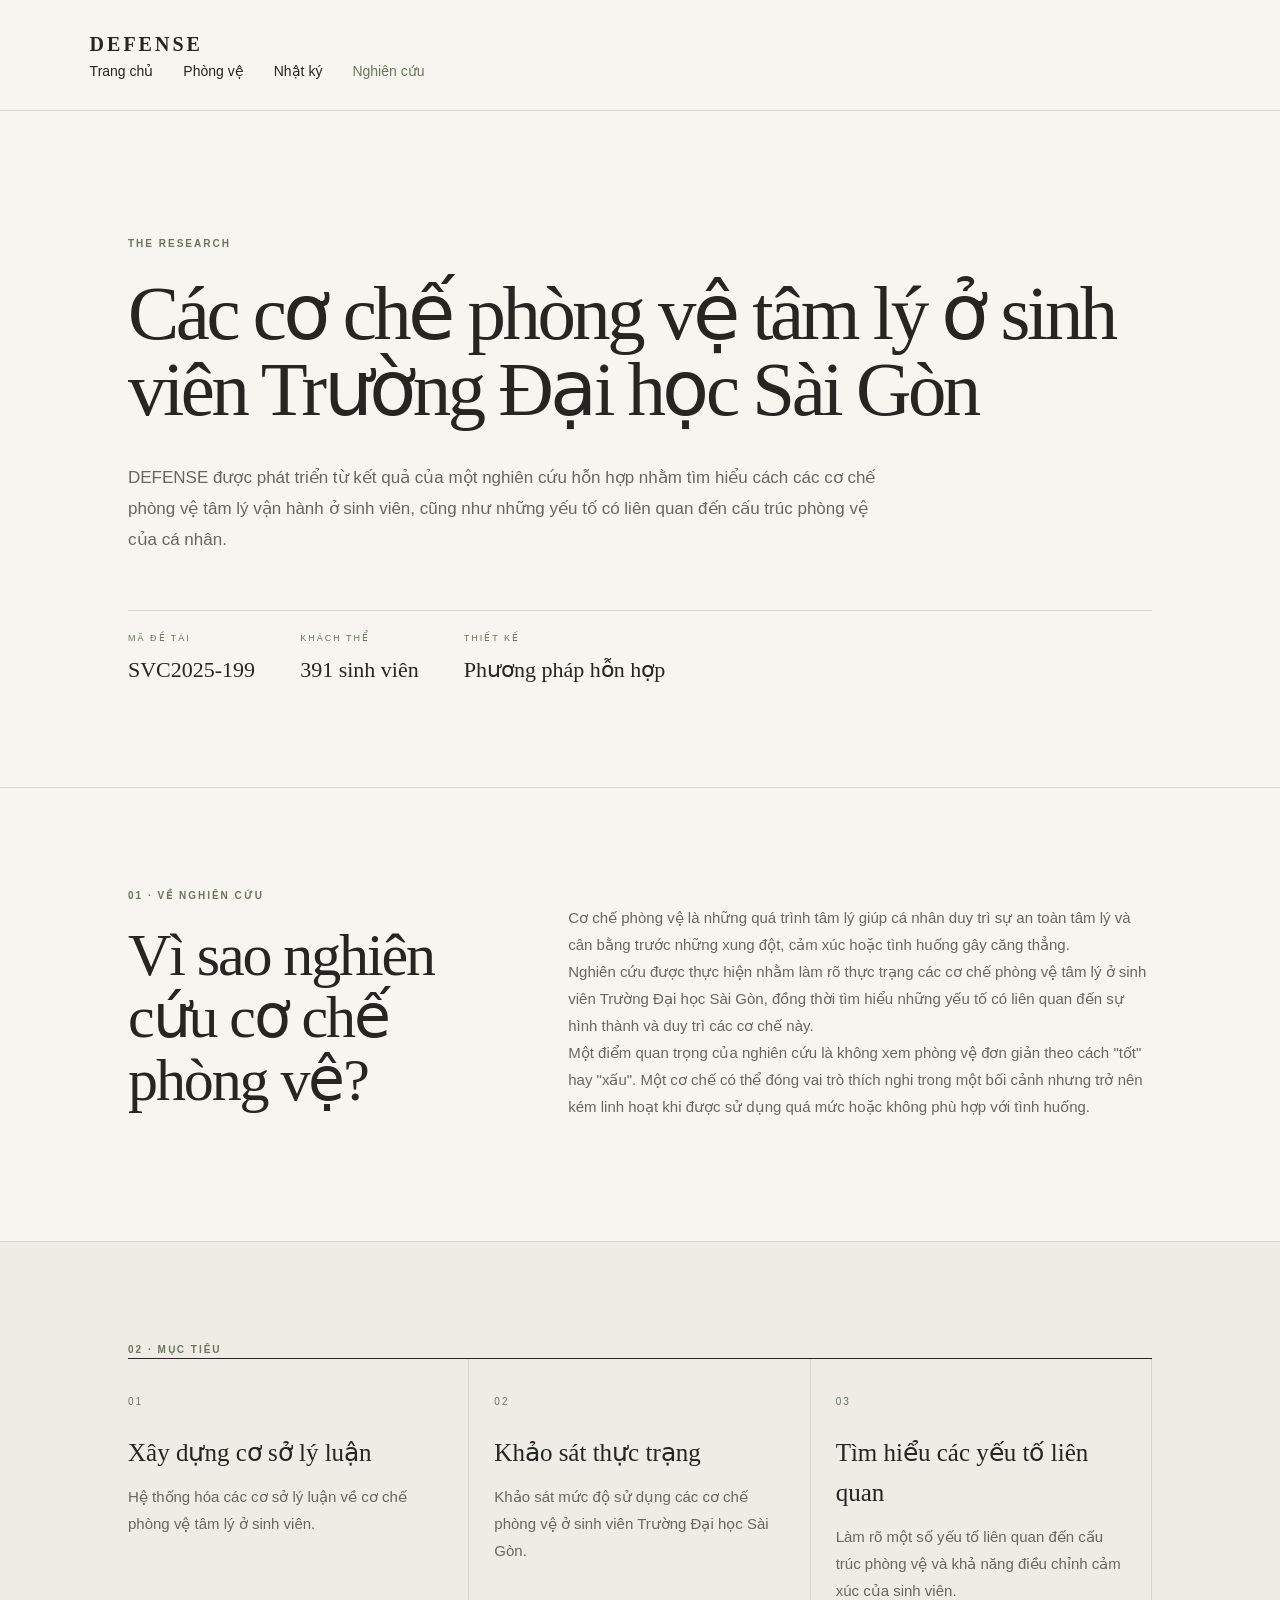
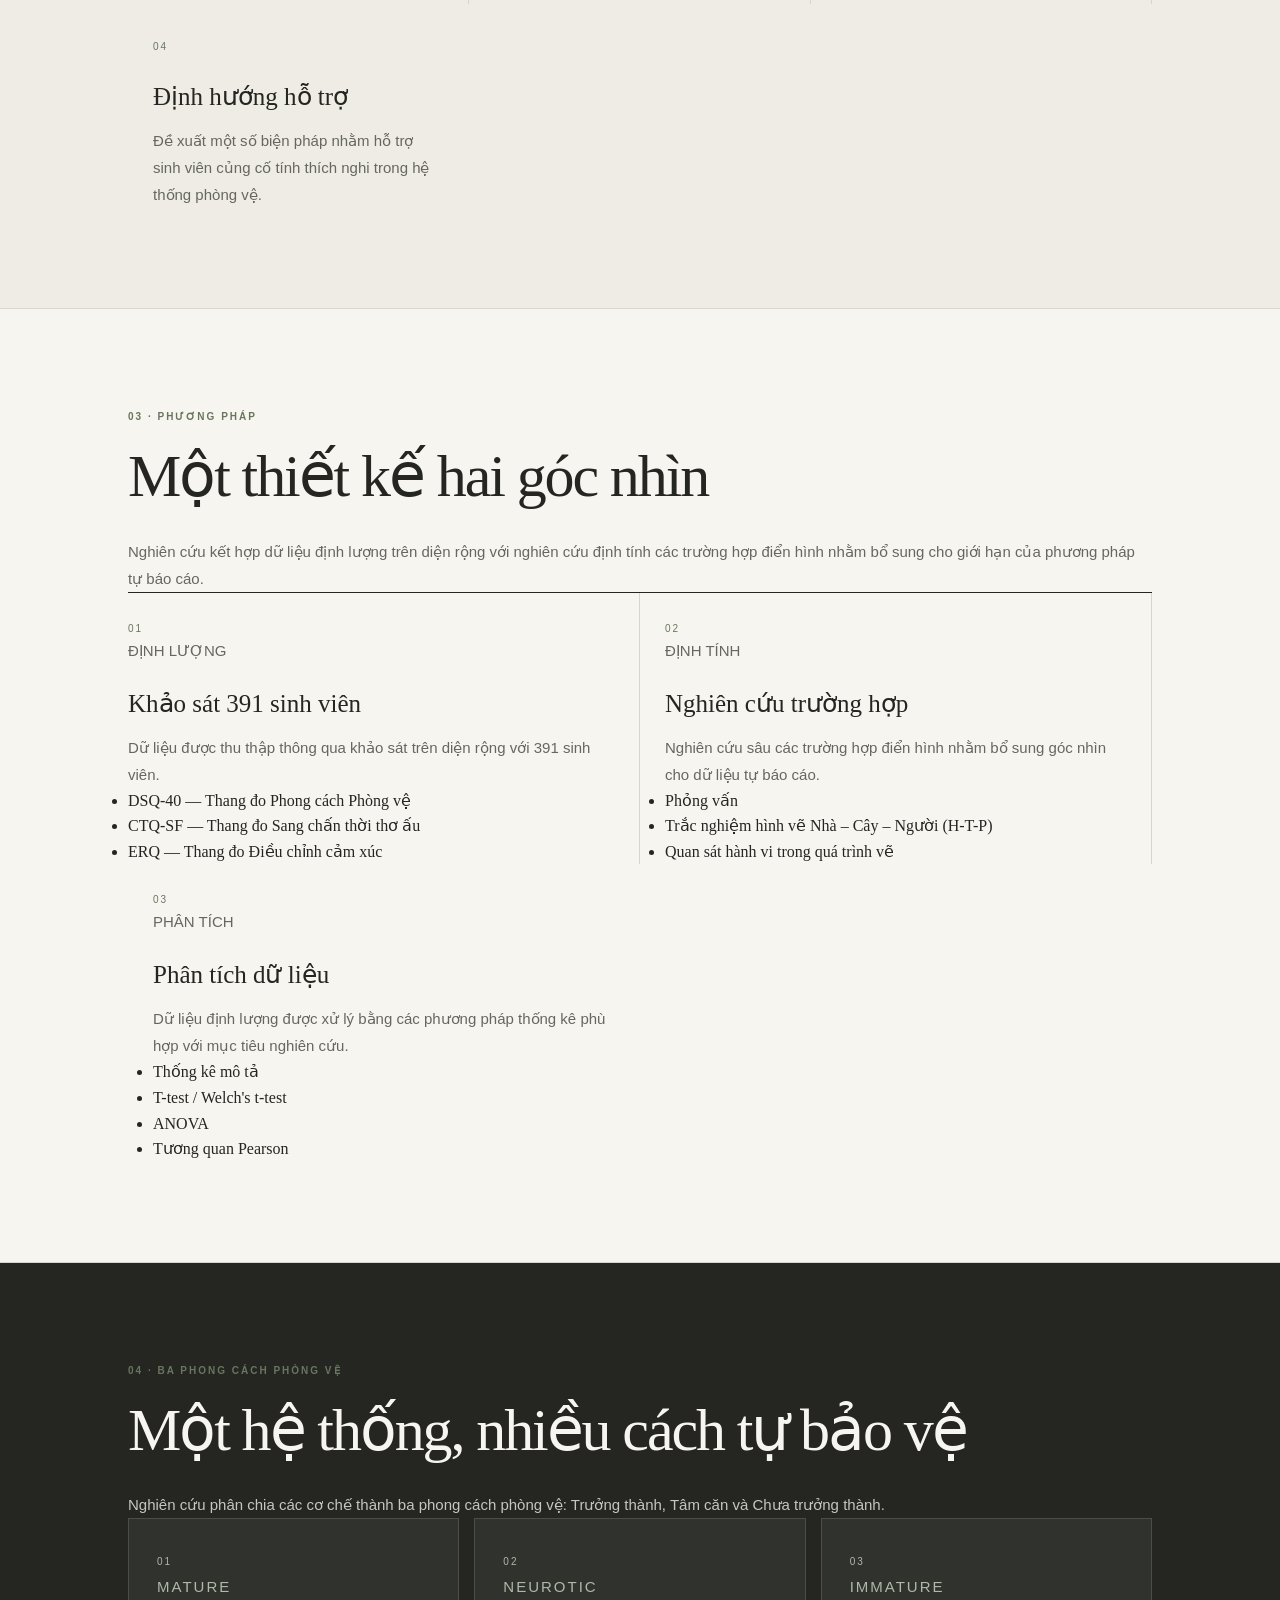
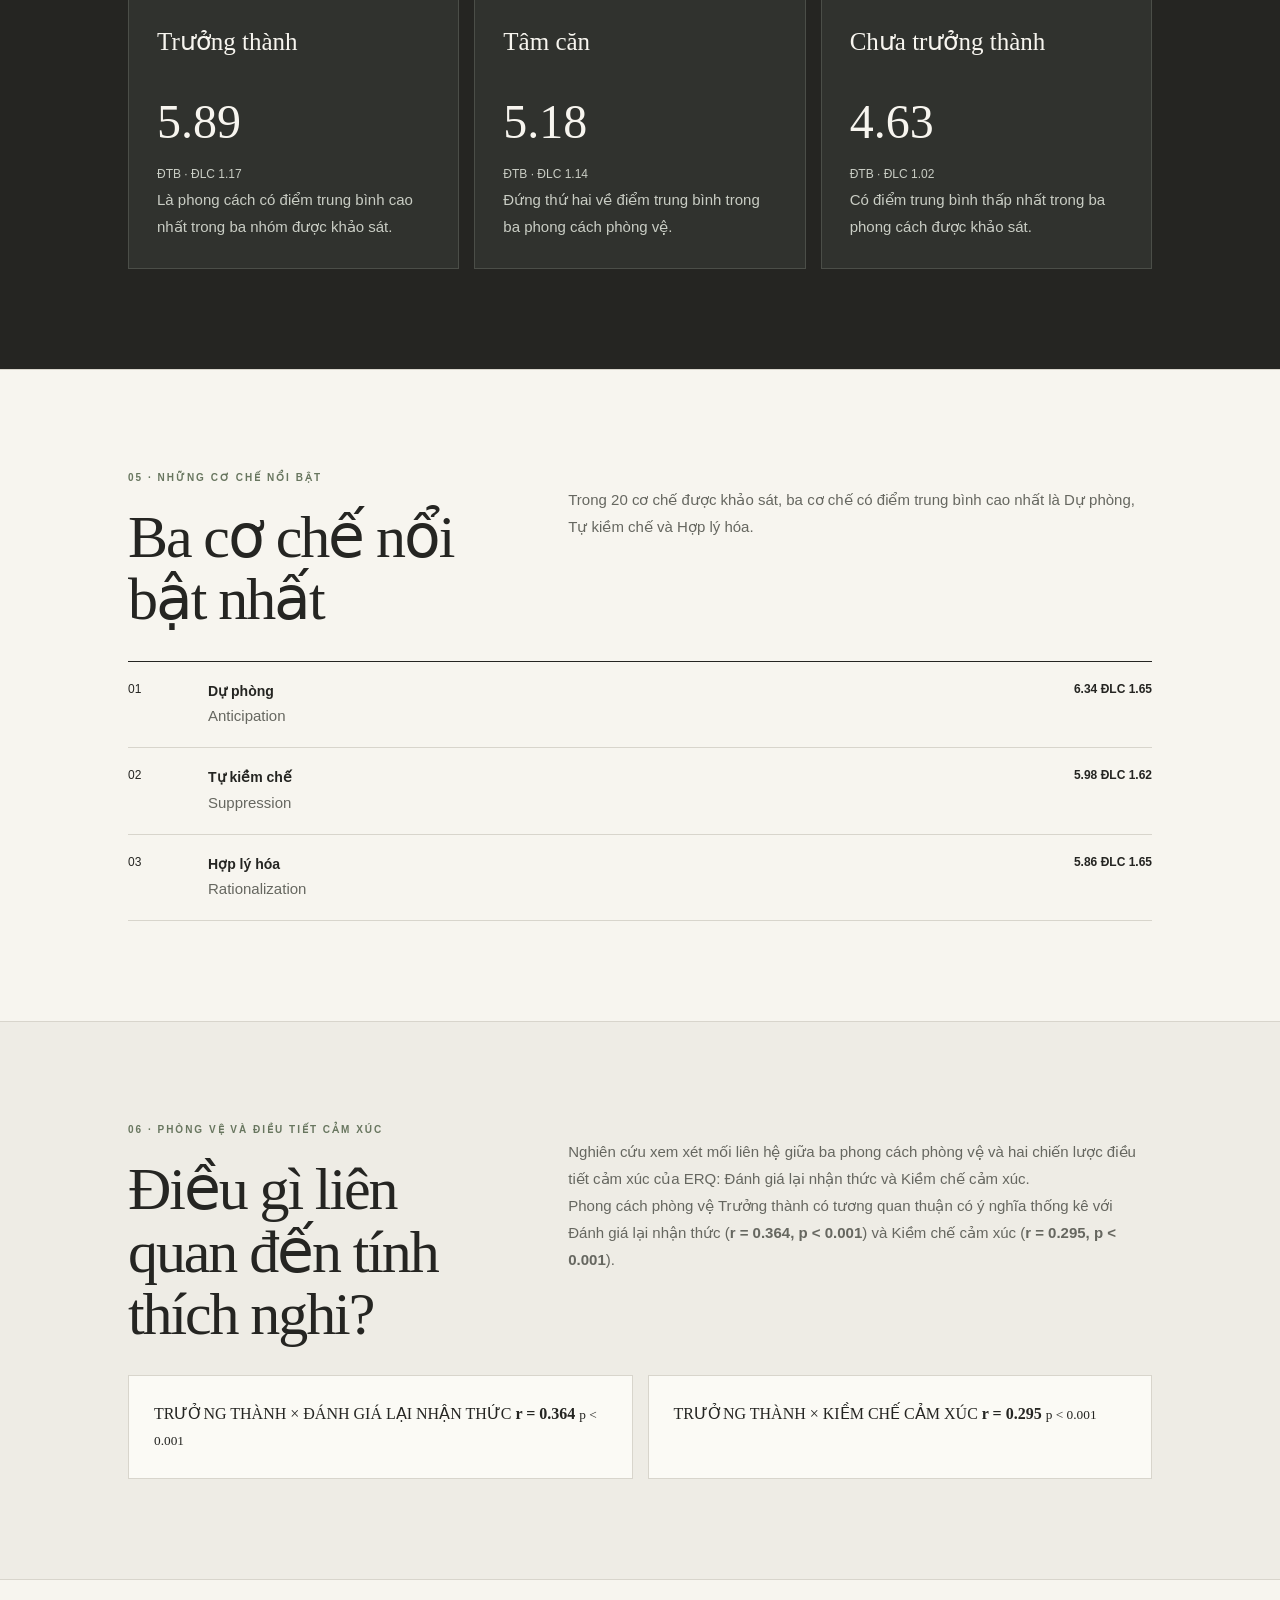
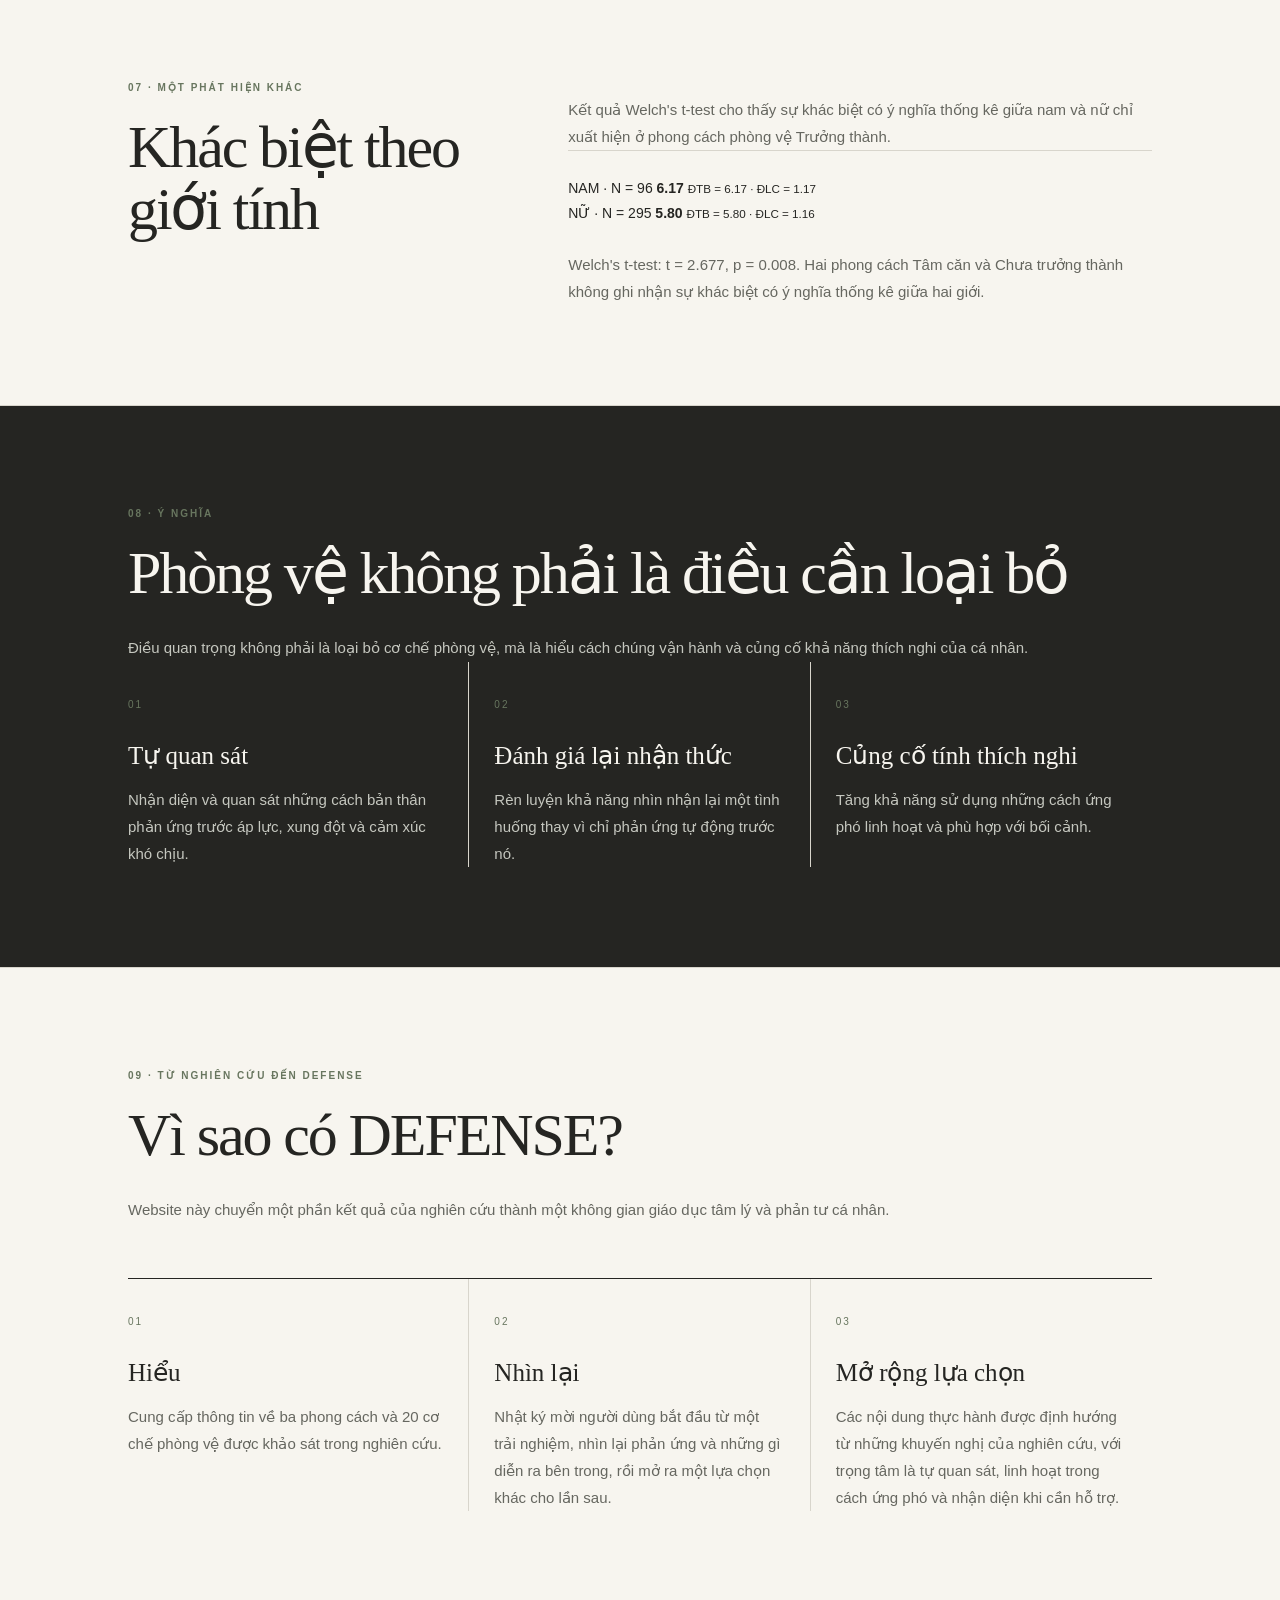
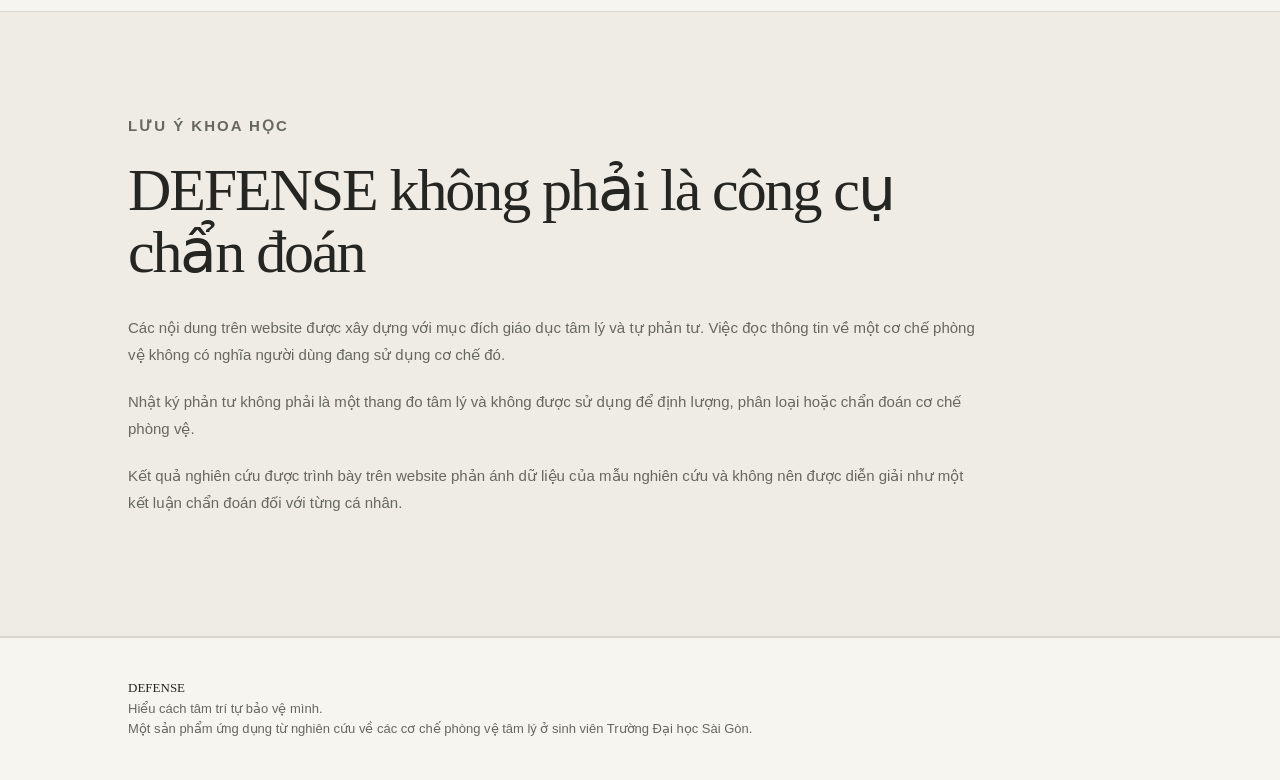
<file: research.html>
<!DOCTYPE html>
<html lang="vi">

<head>

    <meta charset="UTF-8">

    <meta
        name="viewport"
        content="width=device-width, initial-scale=1.0"
    >

    <title>Nghiên cứu | DEFENSE</title>

    <link
        rel="stylesheet"
        href="css/style.css"
    >

</head>


<body>


    <!-- =====================================================
         HEADER
         ===================================================== -->

    <header class="site-header">

        <div class="nav-container">

            <a
                href="index.html"
                class="logo"
            >
                DEFENSE
            </a>


            <nav class="main-nav">

                <a href="index.html">
                    Trang chủ
                </a>

                <a href="mechanisms.html">
                    Phòng vệ
                </a>

                <a href="journal.html">
                    Nhật ký
                </a>

                <a
                    href="research.html"
                    class="active"
                >
                    Nghiên cứu
                </a>

            </nav>

        </div>

    </header>



    <!-- =====================================================
         MAIN
         ===================================================== -->

    <main class="research-page">


        <!-- =================================================
             HERO
             ================================================= -->

        <section class="research-hero">

            <div class="research-hero-inner">

                <p class="research-eyebrow">
                    THE RESEARCH
                </p>


                <h1>
                    Các cơ chế phòng vệ tâm lý
                    ở sinh viên Trường Đại học Sài Gòn
                </h1>


                <p class="research-lead">

                    DEFENSE được phát triển từ kết quả của một
                    nghiên cứu hỗn hợp nhằm tìm hiểu cách các
                    cơ chế phòng vệ tâm lý vận hành ở sinh viên,
                    cũng như những yếu tố có liên quan đến cấu trúc
                    phòng vệ của cá nhân.

                </p>


                <div class="research-meta">

                    <div>

                        <span>
                            MÃ ĐỀ TÀI
                        </span>

                        <strong>
                            SVC2025-199
                        </strong>

                    </div>


                    <div>

                        <span>
                            KHÁCH THỂ
                        </span>

                        <strong>
                            391 sinh viên
                        </strong>

                    </div>


                    <div>

                        <span>
                            THIẾT KẾ
                        </span>

                        <strong>
                            Phương pháp hỗn hợp
                        </strong>

                    </div>

                </div>

            </div>

        </section>



        <!-- =================================================
             ABOUT
             ================================================= -->

        <section class="research-section">

            <div class="research-container">

                <div class="research-section-label">
                    01 · VỀ NGHIÊN CỨU
                </div>


                <div class="research-two-column">

                    <div>

                        <h2>
                            Vì sao nghiên cứu
                            cơ chế phòng vệ?
                        </h2>

                    </div>


                    <div class="research-body">

                        <p>

                            Cơ chế phòng vệ là những quá trình tâm lý
                            giúp cá nhân duy trì sự an toàn tâm lý và
                            cân bằng trước những xung đột, cảm xúc hoặc
                            tình huống gây căng thẳng.

                        </p>


                        <p>

                            Nghiên cứu được thực hiện nhằm làm rõ thực
                            trạng các cơ chế phòng vệ tâm lý ở sinh viên
                            Trường Đại học Sài Gòn, đồng thời tìm hiểu
                            những yếu tố có liên quan đến sự hình thành
                            và duy trì các cơ chế này.

                        </p>


                        <p>

                            Một điểm quan trọng của nghiên cứu là không
                            xem phòng vệ đơn giản theo cách
                            "tốt" hay "xấu". Một cơ chế có thể đóng vai
                            trò thích nghi trong một bối cảnh nhưng trở
                            nên kém linh hoạt khi được sử dụng quá mức
                            hoặc không phù hợp với tình huống.

                        </p>

                    </div>

                </div>

            </div>

        </section>



        <!-- =================================================
             OBJECTIVES
             ================================================= -->

        <section class="research-section research-section-soft">

            <div class="research-container">

                <div class="research-section-label">
                    02 · MỤC TIÊU
                </div>


                <div class="objective-grid">


                    <article class="objective-card">

                        <span>
                            01
                        </span>

                        <h3>
                            Xây dựng cơ sở lý luận
                        </h3>

                        <p>

                            Hệ thống hóa các cơ sở lý luận
                            về cơ chế phòng vệ tâm lý ở sinh viên.

                        </p>

                    </article>


                    <article class="objective-card">

                        <span>
                            02
                        </span>

                        <h3>
                            Khảo sát thực trạng
                        </h3>

                        <p>

                            Khảo sát mức độ sử dụng các cơ chế
                            phòng vệ ở sinh viên Trường Đại học Sài Gòn.

                        </p>

                    </article>


                    <article class="objective-card">

                        <span>
                            03
                        </span>

                        <h3>
                            Tìm hiểu các yếu tố liên quan
                        </h3>

                        <p>

                            Làm rõ một số yếu tố liên quan đến
                            cấu trúc phòng vệ và khả năng điều chỉnh
                            cảm xúc của sinh viên.

                        </p>

                    </article>


                    <article class="objective-card">

                        <span>
                            04
                        </span>

                        <h3>
                            Định hướng hỗ trợ
                        </h3>

                        <p>

                            Đề xuất một số biện pháp nhằm hỗ trợ
                            sinh viên củng cố tính thích nghi
                            trong hệ thống phòng vệ.

                        </p>

                    </article>


                </div>

            </div>

        </section>



        <!-- =================================================
             METHOD
             ================================================= -->

        <section class="research-section">

            <div class="research-container">

                <div class="research-section-label">
                    03 · PHƯƠNG PHÁP
                </div>


                <div class="research-method-intro">

                    <h2>
                        Một thiết kế
                        hai góc nhìn
                    </h2>

                    <p>

                        Nghiên cứu kết hợp dữ liệu định lượng
                        trên diện rộng với nghiên cứu định tính
                        các trường hợp điển hình nhằm bổ sung
                        cho giới hạn của phương pháp tự báo cáo.

                    </p>

                </div>


                <div class="method-grid">


                    <!-- QUANTITATIVE -->

                    <article class="method-card">

                        <div class="method-number">
                            01
                        </div>


                        <div class="method-content">

                            <p class="method-label">
                                ĐỊNH LƯỢNG
                            </p>

                            <h3>
                                Khảo sát 391 sinh viên
                            </h3>

                            <p>

                                Dữ liệu được thu thập thông qua
                                khảo sát trên diện rộng với
                                391 sinh viên.

                            </p>


                            <ul>

                                <li>
                                    DSQ-40 — Thang đo Phong cách
                                    Phòng vệ
                                </li>

                                <li>
                                    CTQ-SF — Thang đo Sang chấn
                                    thời thơ ấu
                                </li>

                                <li>
                                    ERQ — Thang đo Điều chỉnh
                                    cảm xúc
                                </li>

                            </ul>

                        </div>

                    </article>



                    <!-- QUALITATIVE -->

                    <article class="method-card">

                        <div class="method-number">
                            02
                        </div>


                        <div class="method-content">

                            <p class="method-label">
                                ĐỊNH TÍNH
                            </p>

                            <h3>
                                Nghiên cứu trường hợp
                            </h3>

                            <p>

                                Nghiên cứu sâu các trường hợp
                                điển hình nhằm bổ sung góc nhìn
                                cho dữ liệu tự báo cáo.

                            </p>


                            <ul>

                                <li>
                                    Phỏng vấn
                                </li>

                                <li>
                                    Trắc nghiệm hình vẽ
                                    Nhà – Cây – Người (H-T-P)
                                </li>

                                <li>
                                    Quan sát hành vi trong
                                    quá trình vẽ
                                </li>

                            </ul>

                        </div>

                    </article>



                    <!-- ANALYSIS -->

                    <article class="method-card">

                        <div class="method-number">
                            03
                        </div>


                        <div class="method-content">

                            <p class="method-label">
                                PHÂN TÍCH
                            </p>

                            <h3>
                                Phân tích dữ liệu
                            </h3>

                            <p>

                                Dữ liệu định lượng được xử lý
                                bằng các phương pháp thống kê
                                phù hợp với mục tiêu nghiên cứu.

                            </p>


                            <ul>

                                <li>
                                    Thống kê mô tả
                                </li>

                                <li>
                                    T-test / Welch's t-test
                                </li>

                                <li>
                                    ANOVA
                                </li>

                                <li>
                                    Tương quan Pearson
                                </li>

                            </ul>

                        </div>

                    </article>


                </div>

            </div>

        </section>



        <!-- =================================================
             THREE STYLES
             ================================================= -->

        <section class="research-section research-section-dark">

            <div class="research-container">

                <div class="research-section-label">
                    04 · BA PHONG CÁCH PHÒNG VỆ
                </div>


                <div class="research-dark-heading">

                    <h2>
                        Một hệ thống,
                        nhiều cách tự bảo vệ
                    </h2>

                    <p>

                        Nghiên cứu phân chia các cơ chế thành
                        ba phong cách phòng vệ: Trưởng thành,
                        Tâm căn và Chưa trưởng thành.

                    </p>

                </div>


                <div class="style-result-grid">


                    <!-- MATURE -->

                    <article class="style-result-card">

                        <span class="style-result-number">
                            01
                        </span>

                        <p class="style-result-label">
                            MATURE
                        </p>

                        <h3>
                            Trưởng thành
                        </h3>

                        <strong class="style-result-value">
                            5.89
                        </strong>

                        <span class="style-result-sd">
                            ĐTB · ĐLC 1.17
                        </span>

                        <p>

                            Là phong cách có điểm trung bình
                            cao nhất trong ba nhóm được khảo sát.

                        </p>

                    </article>



                    <!-- NEUROTIC -->

                    <article class="style-result-card">

                        <span class="style-result-number">
                            02
                        </span>

                        <p class="style-result-label">
                            NEUROTIC
                        </p>

                        <h3>
                            Tâm căn
                        </h3>

                        <strong class="style-result-value">
                            5.18
                        </strong>

                        <span class="style-result-sd">
                            ĐTB · ĐLC 1.14
                        </span>

                        <p>

                            Đứng thứ hai về điểm trung bình
                            trong ba phong cách phòng vệ.

                        </p>

                    </article>



                    <!-- IMMATURE -->

                    <article class="style-result-card">

                        <span class="style-result-number">
                            03
                        </span>

                        <p class="style-result-label">
                            IMMATURE
                        </p>

                        <h3>
                            Chưa trưởng thành
                        </h3>

                        <strong class="style-result-value">
                            4.63
                        </strong>

                        <span class="style-result-sd">
                            ĐTB · ĐLC 1.02
                        </span>

                        <p>

                            Có điểm trung bình thấp nhất
                            trong ba phong cách được khảo sát.

                        </p>

                    </article>


                </div>

            </div>

        </section>



        <!-- =================================================
             TOP MECHANISMS
             ================================================= -->

        <section class="research-section">

            <div class="research-container">

                <div class="research-section-label">
                    05 · NHỮNG CƠ CHẾ NỔI BẬT
                </div>


                <div class="research-two-column">

                    <div>

                        <h2>
                            Ba cơ chế
                            nổi bật nhất
                        </h2>

                    </div>


                    <div class="research-body">

                        <p>

                            Trong 20 cơ chế được khảo sát,
                            ba cơ chế có điểm trung bình cao nhất
                            là Dự phòng, Tự kiềm chế và Hợp lý hóa.

                        </p>

                    </div>

                </div>


                <div class="mechanism-result-list">


                    <!-- 01 -->

                    <article class="mechanism-result-row">

                        <div class="mechanism-result-rank">
                            01
                        </div>


                        <div class="mechanism-result-info">

                            <h3>
                                Dự phòng
                            </h3>

                            <p>
                                Anticipation
                            </p>

                        </div>


                        <div class="mechanism-result-score">

                            <strong>
                                6.34
                            </strong>

                            <span>
                                ĐLC 1.65
                            </span>

                        </div>

                    </article>



                    <!-- 02 -->

                    <article class="mechanism-result-row">

                        <div class="mechanism-result-rank">
                            02
                        </div>


                        <div class="mechanism-result-info">

                            <h3>
                                Tự kiềm chế
                            </h3>

                            <p>
                                Suppression
                            </p>

                        </div>


                        <div class="mechanism-result-score">

                            <strong>
                                5.98
                            </strong>

                            <span>
                                ĐLC 1.62
                            </span>

                        </div>

                    </article>



                    <!-- 03 -->

                    <article class="mechanism-result-row">

                        <div class="mechanism-result-rank">
                            03
                        </div>


                        <div class="mechanism-result-info">

                            <h3>
                                Hợp lý hóa
                            </h3>

                            <p>
                                Rationalization
                            </p>

                        </div>


                        <div class="mechanism-result-score">

                            <strong>
                                5.86
                            </strong>

                            <span>
                                ĐLC 1.65
                            </span>

                        </div>

                    </article>


                </div>

            </div>

        </section>



        <!-- =================================================
             EMOTION REGULATION
             ================================================= -->

        <section class="research-section research-section-soft">

            <div class="research-container">

                <div class="research-section-label">
                    06 · PHÒNG VỆ VÀ ĐIỀU TIẾT CẢM XÚC
                </div>


                <div class="research-two-column">

                    <div>

                        <h2>
                            Điều gì liên quan
                            đến tính thích nghi?
                        </h2>

                    </div>


                    <div class="research-body">

                        <p>

                            Nghiên cứu xem xét mối liên hệ giữa
                            ba phong cách phòng vệ và hai chiến lược
                            điều tiết cảm xúc của ERQ:
                            Đánh giá lại nhận thức và
                            Kiềm chế cảm xúc.

                        </p>


                        <p>

                            Phong cách phòng vệ Trưởng thành có
                            tương quan thuận có ý nghĩa thống kê
                            với Đánh giá lại nhận thức
                            (<strong>r = 0.364, p &lt; 0.001</strong>)
                            và Kiềm chế cảm xúc
                            (<strong>r = 0.295, p &lt; 0.001</strong>).

                        </p>

                    </div>

                </div>


                <div class="correlation-grid">


                    <div class="correlation-card">

                        <span>
                            TRƯỞNG THÀNH
                            ×
                            ĐÁNH GIÁ LẠI NHẬN THỨC
                        </span>

                        <strong>
                            r = 0.364
                        </strong>

                        <small>
                            p &lt; 0.001
                        </small>

                    </div>


                    <div class="correlation-card">

                        <span>
                            TRƯỞNG THÀNH
                            ×
                            KIỀM CHẾ CẢM XÚC
                        </span>

                        <strong>
                            r = 0.295
                        </strong>

                        <small>
                            p &lt; 0.001
                        </small>

                    </div>


                </div>

            </div>

        </section>



        <!-- =================================================
             GENDER
             ================================================= -->

        <section class="research-section">

            <div class="research-container">

                <div class="research-section-label">
                    07 · MỘT PHÁT HIỆN KHÁC
                </div>


                <div class="research-two-column">

                    <div>

                        <h2>
                            Khác biệt theo
                            giới tính
                        </h2>

                    </div>


                    <div class="research-body">

                        <p>

                            Kết quả Welch's t-test cho thấy sự khác
                            biệt có ý nghĩa thống kê giữa nam và nữ
                            chỉ xuất hiện ở phong cách phòng vệ
                            Trưởng thành.

                        </p>


                        <div class="gender-result">

                            <div>

                                <span>
                                    NAM · N = 96
                                </span>

                                <strong>
                                    6.17
                                </strong>

                                <small>
                                    ĐTB = 6.17 · ĐLC = 1.17
                                </small>

                            </div>


                            <div>

                                <span>
                                    NỮ · N = 295
                                </span>

                                <strong>
                                    5.80
                                </strong>

                                <small>
                                    ĐTB = 5.80 · ĐLC = 1.16
                                </small>

                            </div>

                        </div>


                        <p class="research-small-note">

                            Welch's t-test:
                            t = 2.677, p = 0.008.

                            Hai phong cách Tâm căn và
                            Chưa trưởng thành không ghi nhận
                            sự khác biệt có ý nghĩa thống kê
                            giữa hai giới.

                        </p>

                    </div>

                </div>

            </div>

        </section>



        <!-- =================================================
             WHAT THIS MEANS
             ================================================= -->

        <section class="research-section research-section-dark">

            <div class="research-container">

                <div class="research-section-label">
                    08 · Ý NGHĨA
                </div>


                <div class="research-dark-heading">

                    <h2>
                        Phòng vệ không phải
                        là điều cần loại bỏ
                    </h2>

                    <p>

                        Điều quan trọng không phải là loại bỏ
                        cơ chế phòng vệ, mà là hiểu cách chúng
                        vận hành và củng cố khả năng thích nghi
                        của cá nhân.

                    </p>

                </div>


                <div class="meaning-grid">


                    <article>

                        <span>
                            01
                        </span>

                        <h3>
                            Tự quan sát
                        </h3>

                        <p>

                            Nhận diện và quan sát những cách
                            bản thân phản ứng trước áp lực,
                            xung đột và cảm xúc khó chịu.

                        </p>

                    </article>


                    <article>

                        <span>
                            02
                        </span>

                        <h3>
                            Đánh giá lại nhận thức
                        </h3>

                        <p>

                            Rèn luyện khả năng nhìn nhận lại
                            một tình huống thay vì chỉ phản ứng
                            tự động trước nó.

                        </p>

                    </article>


                    <article>

                        <span>
                            03
                        </span>

                        <h3>
                            Củng cố tính thích nghi
                        </h3>

                        <p>

                            Tăng khả năng sử dụng những cách
                            ứng phó linh hoạt và phù hợp
                            với bối cảnh.

                        </p>

                    </article>


                </div>

            </div>

        </section>



        <!-- =================================================
             APPLICATION
             ================================================= -->

        <section class="research-section">

            <div class="research-container">

                <div class="research-section-label">
                    09 · TỪ NGHIÊN CỨU ĐẾN DEFENSE
                </div>


                <div class="application-intro">

                    <h2>
                        Vì sao có DEFENSE?
                    </h2>

                    <p>

                        Website này chuyển một phần kết quả
                        của nghiên cứu thành một không gian
                        giáo dục tâm lý và phản tư cá nhân.

                    </p>

                </div>


                <div class="application-grid">


                    <article>

                        <span>
                            01
                        </span>

                        <h3>
                            Hiểu
                        </h3>

                        <p>

                            Cung cấp thông tin về ba phong cách
                            và 20 cơ chế phòng vệ được khảo sát
                            trong nghiên cứu.

                        </p>

                    </article>


                    <article>

                        <span>
                            02
                        </span>

                        <h3>
                            Nhìn lại
                        </h3>

                        <p>

                            Nhật ký mời người dùng bắt đầu từ một trải nghiệm,
                            nhìn lại phản ứng và những gì diễn ra bên trong,
                            rồi mở ra một lựa chọn khác cho lần sau.

                        </p>

                    </article>


                    <article>

                        <span>
                            03
                        </span>

                        <h3>
                            Mở rộng lựa chọn
                        </h3>

                        <p>

                            Các nội dung thực hành được định hướng
                            từ những khuyến nghị của nghiên cứu,
                            với trọng tâm là tự quan sát, linh hoạt
                            trong cách ứng phó và nhận diện khi cần hỗ trợ.

                        </p>

                    </article>


                </div>

            </div>

        </section>



        <!-- =================================================
             SCIENTIFIC NOTE
             ================================================= -->

        <section class="research-section research-section-soft">

            <div class="research-container">

                <div class="scientific-note">

                    <p class="research-section-label">
                        LƯU Ý KHOA HỌC
                    </p>


                    <h2>
                        DEFENSE không phải
                        là công cụ chẩn đoán
                    </h2>


                    <p>

                        Các nội dung trên website được xây dựng
                        với mục đích giáo dục tâm lý và tự phản tư.
                        Việc đọc thông tin về một cơ chế phòng vệ
                        không có nghĩa người dùng đang sử dụng
                        cơ chế đó.

                    </p>


                    <p>

                        Nhật ký phản tư không phải là một thang đo
                        tâm lý và không được sử dụng để định lượng,
                        phân loại hoặc chẩn đoán cơ chế phòng vệ.

                    </p>


                    <p>

                        Kết quả nghiên cứu được trình bày trên website
                        phản ánh dữ liệu của mẫu nghiên cứu và không
                        nên được diễn giải như một kết luận chẩn đoán
                        đối với từng cá nhân.

                    </p>

                </div>

            </div>

        </section>



    </main>



    <!-- =====================================================
         FOOTER
         ===================================================== -->

    <footer class="site-footer">

        <div class="footer-container">

            <div>

                <div class="footer-logo">
                    DEFENSE
                </div>

                <p>
                    Hiểu cách tâm trí tự bảo vệ mình.
                </p>

            </div>


            <div class="footer-note">

                <p>

                    Một sản phẩm ứng dụng từ nghiên cứu
                    về các cơ chế phòng vệ tâm lý ở sinh viên
                    Trường Đại học Sài Gòn.

                </p>

            </div>

        </div>

    </footer>


</body>

</html>
</file>
<file: css/style.css>
* {
    box-sizing: border-box;
    margin: 0;
    padding: 0;
}

body {
    background: #f7f5ef;
    color: #252522;
    font-family: Georgia, "Times New Roman", serif;
    line-height: 1.6;
}

header {
    display: flex;
    justify-content: space-between;
    align-items: center;

    padding: 28px 7%;

    border-bottom: 1px solid #d8d5cc;
}

.logo {
    font-size: 20px;
    font-weight: bold;
    letter-spacing: 3px;
}

nav {
    display: flex;
    gap: 30px;
}

nav a {
    color: #252522;
    text-decoration: none;
    font-family: Arial, sans-serif;
    font-size: 14px;
}

nav a:hover {
    opacity: 0.6;
}

.hero {
    min-height: 80vh;

    display: flex;
    flex-direction: column;
    justify-content: center;

    padding: 80px 10%;
}

.eyebrow {
    font-family: Arial, sans-serif;
    font-size: 12px;
    letter-spacing: 3px;

    margin-bottom: 30px;

    color: #68765f;
}

h1 {
    font-size: clamp(55px, 8vw, 110px);
    line-height: 0.95;
    font-weight: 400;

    max-width: 1000px;
}

.subtitle {
    margin-top: 40px;

    max-width: 600px;

    font-family: Arial, sans-serif;
    font-size: 18px;
    line-height: 1.7;
}

.buttons {
    display: flex;
    gap: 15px;
    margin-top: 40px;
}

.button {
    display: inline-block;

    padding: 14px 24px;

    background: #68765f;
    color: white;

    text-decoration: none;

    font-family: Arial, sans-serif;
    font-size: 14px;
}

.button.secondary {
    background: transparent;
    color: #252522;

    border: 1px solid #252522;
}

.introduction {
    padding: 120px 10%;
    max-width: 900px;
}

.section-number {
    font-family: Arial, sans-serif;
    font-size: 12px;
    letter-spacing: 2px;

    color: #68765f;

    margin-bottom: 30px;
}

h2 {
    font-size: 50px;
    line-height: 1.1;
    font-weight: 400;

    margin-bottom: 30px;
}

.introduction p:not(.section-number) {
    font-family: Arial, sans-serif;
    font-size: 17px;

    max-width: 650px;

    margin-bottom: 20px;
}

footer {
    padding: 40px 10%;

    border-top: 1px solid #d8d5cc;

    font-family: Arial, sans-serif;
    font-size: 13px;
}
/* =========================================
   MECHANISMS PAGE
   ========================================= */


.page-hero {

    padding: 140px 10% 100px;

    max-width: 1100px;

}


.page-intro {

    margin-top: 40px;

    max-width: 650px;

    font-family: Arial, sans-serif;

    font-size: 18px;

    line-height: 1.7;

}


.content-section {

    padding: 100px 10%;

    border-top: 1px solid #d8d5cc;

    max-width: 1200px;

}


.content-section h2 {

    max-width: 850px;

    margin-bottom: 35px;

}


.content-section > p:not(.section-number) {

    max-width: 700px;

    font-family: Arial, sans-serif;

    font-size: 17px;

    line-height: 1.8;

    margin-bottom: 20px;

}


/* THREE STYLES */

.style-grid {

    display: grid;

    grid-template-columns:
        repeat(3, 1fr);

    gap: 20px;

    margin-top: 50px;

}


.style-card {

    border: 1px solid #d0cdc4;

    padding: 35px;

    min-height: 330px;

    display: flex;

    flex-direction: column;

}


.style-card > span {

    font-family: Arial, sans-serif;

    font-size: 12px;

    letter-spacing: 2px;

    color: #68765f;

}


.style-card h3 {

    font-size: 32px;

    font-weight: 400;

    margin-top: 50px;

    margin-bottom: 20px;

}


.style-card p {

    font-family: Arial, sans-serif;

    font-size: 15px;

    line-height: 1.7;

}


.style-card a {

    margin-top: auto;

    padding-top: 30px;

    color: #252522;

    text-decoration: none;

    font-family: Arial, sans-serif;

    font-size: 14px;

}


/* MECHANISM GRID */

.mechanism-intro {

    margin-bottom: 50px;

}


.mechanism-grid {

    display: grid;

    grid-template-columns:
        repeat(2, 1fr);

    border-top: 1px solid #d0cdc4;

}


.mechanism-card {

    min-height: 180px;

    padding: 30px;

    border-bottom: 1px solid #d0cdc4;

    display: flex;

    flex-direction: column;

    justify-content: space-between;

    position: relative;

    transition: background 0.2s ease;

}


.mechanism-card:nth-child(odd) {

    border-right: 1px solid #d0cdc4;

}


.mechanism-card:hover {

    background: #eeece5;

}


.mechanism-number {

    font-family: Arial, sans-serif;

    font-size: 12px;

    letter-spacing: 2px;

    color: #68765f;

}


.mechanism-card h3 {

    font-size: 27px;

    font-weight: 400;

    margin-top: 35px;

}


.mechanism-arrow {

    position: absolute;

    right: 30px;

    bottom: 30px;

    font-family: Arial, sans-serif;

    font-size: 20px;

}


/* MOBILE */

@media (max-width: 700px) {

    .style-grid {

        grid-template-columns: 1fr;

    }


    .mechanism-grid {

        grid-template-columns: 1fr;

    }


    .mechanism-card:nth-child(odd) {

        border-right: none;

    }


    .page-hero {

        padding: 100px 7% 70px;

    }


    .content-section {

        padding: 70px 7%;

    }

}
/* =========================================
   MECHANISMS — UPDATED
   ========================================= */


/* PAGE HERO */

.page-hero {

    padding: 140px 10% 100px;

    max-width: 1100px;

}


.page-intro {

    margin-top: 40px;

    max-width: 650px;

    font-family: Arial, sans-serif;

    font-size: 18px;

    line-height: 1.7;

}


/* CONTENT */

.content-section {

    padding: 100px 10%;

    border-top: 1px solid #d8d5cc;

    max-width: 1400px;

}


.content-section h2 {

    max-width: 900px;

    margin-bottom: 35px;

}


.content-section > p:not(.section-number) {

    max-width: 700px;

    font-family: Arial, sans-serif;

    font-size: 17px;

    line-height: 1.8;

    margin-bottom: 20px;

}


.content-section strong {

    font-weight: 600;

}


/* THREE STYLES */

.style-grid {

    display: grid;

    grid-template-columns:
        repeat(3, 1fr);

    gap: 20px;

    margin-top: 60px;

}


.style-card {

    border: 1px solid #d0cdc4;

    padding: 35px;

    min-height: 520px;

    display: flex;

    flex-direction: column;

}


.style-number {

    font-family: Arial, sans-serif;

    font-size: 12px;

    letter-spacing: 2px;

    color: #68765f;

}


.style-label {

    font-family: Arial, sans-serif !important;

    font-size: 11px !important;

    letter-spacing: 2px;

    color: #68765f;

    margin-top: 30px;

    margin-bottom: 0 !important;

}


.style-card h3 {

    font-size: 32px;

    line-height: 1.15;

    font-weight: 400;

    margin-top: 15px;

    margin-bottom: 10px;

}


.style-description {

    font-family: Arial, sans-serif !important;

    font-size: 14px !important;

    color: #77736b;

    margin-bottom: 30px !important;

}


.mechanism-list {

    display: flex;

    flex-direction: column;

    gap: 0;

    margin-top: auto;

}


.mechanism-list span {

    border-top: 1px solid #dedbd3;

    padding: 13px 0;

    font-family: Arial, sans-serif;

    font-size: 13px;

    line-height: 1.5;

}


/* MECHANISM GROUPS */

.mechanism-intro {

    margin-bottom: 50px;

}


.mechanism-grid {

    display: flex;

    flex-direction: column;

    gap: 80px;

}


.mechanism-group {

    border-top: 1px solid #252522;

}


.mechanism-group-header {

    padding: 30px 0;

    display: flex;

    align-items: baseline;

    gap: 25px;

}


.mechanism-group-header span {

    font-family: Arial, sans-serif;

    font-size: 11px;

    letter-spacing: 2px;

    color: #68765f;

}


.mechanism-group-header h3 {

    font-size: 34px;

    font-weight: 400;

}


/* MECHANISM CARDS */

.mechanism-card {

    min-height: 105px;

    border-top: 1px solid #d0cdc4;

    display: grid;

    grid-template-columns: 70px 1fr 40px;

    align-items: center;

    text-decoration: none;

    color: #252522;

    padding: 20px 15px;

    transition:
        background 0.2s ease,
        padding 0.2s ease;

}


.mechanism-card:hover {

    background: #eeece5;

    padding-left: 25px;

}


.mechanism-card > span {

    font-family: Arial, sans-serif;

    font-size: 11px;

    letter-spacing: 1px;

    color: #68765f;

}


.mechanism-card h4 {

    font-size: 24px;

    font-weight: 400;

    margin: 0;

}


.mechanism-card p {

    font-family: Arial, sans-serif;

    font-size: 13px;

    color: #77736b;

    margin-top: 4px;

}


.mechanism-card strong {

    font-family: Arial, sans-serif;

    font-size: 18px;

    font-weight: 400;

    text-align: right;

}


/* RESEARCH NOTE */

.research-note {

    padding: 110px 10%;

    background: #eeece5;

}


.research-stat-grid {

    display: grid;

    grid-template-columns:
        repeat(3, 1fr);

    gap: 1px;

    margin: 60px 0;

    background: #cfcac0;

    border: 1px solid #cfcac0;

}


.research-stat-grid div {

    background: #eeece5;

    padding: 40px;

    display: flex;

    flex-direction: column;

    gap: 12px;

}


.research-stat-grid strong {

    font-size: 55px;

    font-weight: 400;

}


.research-stat-grid span {

    font-family: Arial, sans-serif;

    font-size: 14px;

    line-height: 1.5;

}


.research-note-text {

    max-width: 650px;

    font-family: Arial, sans-serif;

    font-size: 16px;

    line-height: 1.7;

    margin-bottom: 35px;

}


/* MOBILE */

@media (max-width: 800px) {


    .style-grid {

        grid-template-columns: 1fr;

    }


    .style-card {

        min-height: auto;

    }


    .research-stat-grid {

        grid-template-columns: 1fr;

    }


    .mechanism-card {

        grid-template-columns:
            45px 1fr 30px;

    }


    .mechanism-card h4 {

        font-size: 20px;

    }


    .mechanism-group-header {

        flex-direction: column;

        gap: 5px;

    }


    .page-hero {

        padding:
            100px 7% 70px;

    }


    .content-section {

        padding:
            70px 7%;

    }


    .research-note {

        padding:
            80px 7%;

    }

}
/* =========================================
   MECHANISM DETAIL PAGE
   ========================================= */


.mechanism-hero {

    padding:
        100px 10% 110px;

    border-bottom:
        1px solid #d0cdc4;

}


.back-link {

    display: inline-block;

    margin-bottom: 90px;

    font-family: Arial, sans-serif;

    font-size: 13px;

    color: #252522;

    text-decoration: none;

}


.mechanism-hero h1 {

    font-size: 90px;

    font-weight: 400;

    margin:
        30px 0 10px;

}


.mechanism-en {

    font-family: Arial, sans-serif;

    font-size: 18px;

    color: #77736b;

}


.mechanism-section {

    padding:
        110px 10%;

    border-bottom:
        1px solid #d0cdc4;

}


.mechanism-section h2 {

    max-width: 900px;

    font-size: 38px;

    font-weight: 400;

    line-height: 1.35;

}


/* RESEARCH */

.mechanism-research {

    padding:
        100px 10%;

    background:
        #eeece5;

}


.mechanism-stat-grid {

    display: grid;

    grid-template-columns:
        repeat(3, 1fr);

    gap: 1px;

    background:
        #cfcac0;

    border:
        1px solid #cfcac0;

    margin:
        60px 0 30px;

}


.mechanism-stat-grid div {

    padding: 40px;

    background:
        #eeece5;

}


.mechanism-stat-grid strong {

    display: block;

    font-size: 55px;

    font-weight: 400;

    margin-bottom: 15px;

}


.mechanism-stat-grid span {

    font-family: Arial, sans-serif;

    font-size: 13px;

}


.research-source {

    font-family: Arial, sans-serif;

    font-size: 14px;

    line-height: 1.7;

    max-width: 600px;

}


/* REFLECTION */

.reflection-section {

    padding:
        120px 10%;

    max-width: 1000px;

}


.reflection-section h2 {

    font-size: 42px;

    font-weight: 400;

    line-height: 1.3;

    margin-bottom: 70px;

}


.reflection-question {

    margin-bottom: 55px;

}


.reflection-question p {

    font-family: Arial, sans-serif;

    font-size: 18px;

    line-height: 1.7;

    max-width: 750px;

}


.reflection-question textarea {

    width: 100%;

    min-height: 160px;

    margin-top: 20px;

    padding: 20px;

    border:
        1px solid #c9c6bd;

    background:
        #faf9f5;

    font-family: Arial, sans-serif;

    font-size: 15px;

    line-height: 1.7;

    resize: vertical;

    box-sizing: border-box;

}


.reflection-question textarea:focus {

    outline: none;

    border-color:
        #68765f;

}


.save-message {

    font-family: Arial, sans-serif;

    font-size: 14px;

    margin-top: 20px;

    color:
        #68765f;

}


/* NOTE */

.mechanism-note {

    padding:
        70px 10%;

    border-top:
        1px solid #d0cdc4;

    background:
        #f3f1eb;

}


.mechanism-note p:last-child {

    max-width: 650px;

    font-family: Arial, sans-serif;

    font-size: 14px;

    line-height: 1.7;

}


/* MOBILE */

@media (max-width: 700px) {

    .mechanism-hero {

        padding:
            70px 7% 80px;

    }


    .mechanism-hero h1 {

        font-size: 55px;

    }


    .mechanism-section,
    .mechanism-research,
    .reflection-section {

        padding:
            75px 7%;

    }


    .mechanism-section h2,
    .reflection-section h2 {

        font-size: 30px;

    }


    .mechanism-stat-grid {

        grid-template-columns: 1fr;

    }

}
/* ================================
   DYNAMIC MECHANISM CARDS
   ================================ */

.mechanism-list-cards {
    display: flex;
    flex-direction: column;
    gap: 0;
}


.mechanism-list-cards .mechanism-card {
    display: grid;
    grid-template-columns: 70px 1fr 40px;
    align-items: center;

    padding: 24px 0;

    border-top: 1px solid rgba(30, 30, 30, 0.15);

    text-decoration: none;

    color: inherit;

    transition:
        padding-left 0.2s ease,
        opacity 0.2s ease;
}


.mechanism-list-cards .mechanism-card:last-child {
    border-bottom: 1px solid rgba(30, 30, 30, 0.15);
}


.mechanism-list-cards .mechanism-card:hover {
    padding-left: 12px;
}


.mechanism-card-number {
    font-family: sans-serif;
    font-size: 13px;
    letter-spacing: 0.08em;
    opacity: 0.55;
}


.mechanism-card-content h3 {
    margin: 0 0 5px 0;

    font-family: Georgia, serif;

    font-size: 25px;

    font-weight: 400;
}


.mechanism-card-content p {
    margin: 0;

    font-family: sans-serif;

    font-size: 14px;

    opacity: 0.6;
}


.mechanism-list-cards .mechanism-card strong {
    font-size: 20px;

    font-weight: 400;

    text-align: right;
}
/* =====================================================
   DEFENSE — JOURNAL
   ===================================================== */


/* ================= JOURNAL PAGE ================= */

.journal-page {
    max-width: 1100px;
    margin: 0 auto;
    padding: 0 24px 80px;
}


/* ================= HERO ================= */

.journal-hero {
    padding: 90px 0 70px;
}

.journal-hero-content {
    max-width: 760px;
}

.journal-hero h1 {
    margin: 0 0 20px;
    font-size: clamp(42px, 6vw, 72px);
    line-height: 1.05;
    font-weight: 500;
    letter-spacing: -0.04em;
}

.journal-intro {
    max-width: 650px;
    margin: 0;
    font-size: 19px;
    line-height: 1.8;
    color: #6f786d;
}


/* ================= PRIVACY ================= */

.journal-privacy {
    display: flex;
    gap: 18px;
    align-items: flex-start;

    margin-bottom: 80px;
    padding: 24px 28px;

    border: 1px solid #dfe5dc;
    border-radius: 18px;

    background: #f8faf6;
}

.privacy-icon {
    font-size: 20px;
    line-height: 1.4;
}

.journal-privacy h3 {
    margin: 0 0 8px;

    font-size: 17px;
    font-weight: 600;
}

.journal-privacy p {
    margin: 0;

    font-size: 14px;
    line-height: 1.7;
    color: #697267;
}

.journal-privacy .privacy-note {
    margin-top: 6px;
    color: #899187;
}


/* ================= SECTION ================= */

.journal-section {
    margin-bottom: 100px;
}

.section-heading {
    max-width: 700px;
    margin-bottom: 45px;
}

.section-heading h2 {
    margin: 0 0 16px;

    font-size: 38px;
    line-height: 1.2;
    font-weight: 500;
    letter-spacing: -0.025em;
}

.section-heading > p:last-child {
    margin: 0;

    font-size: 16px;
    line-height: 1.8;
    color: #737c70;
}


/* ================= EYEBROW ================= */

.eyebrow {
    margin: 0 0 14px;

    font-size: 11px;
    font-weight: 600;

    letter-spacing: 0.16em;
    text-transform: uppercase;

    color: #7a8875;
}


/* ================= FORM ================= */

.journal-form {
    display: flex;
    flex-direction: column;
    gap: 20px;
}


/* ================= TITLE ================= */

.form-group {
    margin-bottom: 10px;
}

.form-group label {
    display: block;

    margin-bottom: 9px;

    font-size: 14px;
    font-weight: 600;
}

.form-group input {
    width: 100%;
    box-sizing: border-box;

    padding: 15px 17px;

    border: 1px solid #dfe5dc;
    border-radius: 12px;

    background: #ffffff;

    font-family: inherit;
    font-size: 15px;

    outline: none;

    transition: 0.2s ease;
}

.form-group input:focus {
    border-color: #aab8a4;
    box-shadow: 0 0 0 3px rgba(130, 145, 124, 0.08);
}


/* ================= REFLECTION CARD ================= */

.reflection-card {
    display: flex;
    gap: 22px;

    padding: 28px;

    border: 1px solid #dfe5dc;
    border-radius: 18px;

    background: #fbfcf9;

    transition: 0.2s ease;
}

.reflection-card:focus-within {
    border-color: #b9c4b4;
    box-shadow: 0 8px 25px rgba(40, 50, 40, 0.04);
}

.reflection-number {
    width: 38px;
    height: 38px;

    flex: 0 0 auto;

    display: flex;
    align-items: center;
    justify-content: center;

    border-radius: 50%;

    background: #e8eee5;

    color: #687564;

    font-size: 12px;
    letter-spacing: 0.05em;
}

.reflection-content {
    flex: 1;
}

.reflection-content label {
    display: block;

    margin-bottom: 4px;

    font-size: 18px;
    font-weight: 600;
}

.reflection-description {
    margin: 0 0 17px;

    font-size: 14px;
    line-height: 1.6;

    color: #7b8378;
}

.reflection-content textarea {
    width: 100%;
    min-height: 125px;

    box-sizing: border-box;

    resize: vertical;

    padding: 15px 16px;

    border: 1px solid #dfe5dc;
    border-radius: 12px;

    background: #ffffff;

    font-family: inherit;
    font-size: 15px;
    line-height: 1.7;

    outline: none;

    transition: 0.2s ease;
}

.reflection-content textarea:focus {
    border-color: #aab8a4;
    box-shadow: 0 0 0 3px rgba(130, 145, 124, 0.08);
}

.reflection-content textarea::placeholder,
.form-group input::placeholder {
    color: #a2a9a0;
}


/* ================= ACTIONS ================= */

.journal-actions {
    display: flex;
    gap: 12px;

    margin-top: 12px;
}

.primary-button,
.secondary-button {
    border: none;
    border-radius: 10px;

    padding: 13px 20px;

    font-family: inherit;
    font-size: 14px;
    font-weight: 600;

    cursor: pointer;

    transition: 0.2s ease;
}

.primary-button {
    background: #5f6f5a;
    color: #ffffff;
}

.primary-button:hover {
    transform: translateY(-1px);
    opacity: 0.92;
}

.secondary-button {
    border: 1px solid #dfe5dc;
    background: #ffffff;
    color: #5f685d;
}

.secondary-button:hover {
    background: #f7f9f5;
}


/* ================= SAVED JOURNALS ================= */

.saved-journal-section {
    margin-bottom: 80px;
}

.journal-list {
    display: grid;
    grid-template-columns: repeat(2, minmax(0, 1fr));
    gap: 18px;
}


/* ================= JOURNAL CARD ================= */

.journal-entry-card {
    padding: 24px;

    border: 1px solid #dfe5dc;
    border-radius: 18px;

    background: #ffffff;

    transition: 0.25s ease;
}

.journal-entry-card:hover {
    transform: translateY(-3px);

    border-color: #b8c3b3;

    box-shadow:
        0 12px 30px
        rgba(40, 50, 40, 0.07);
}

.journal-entry-top {
    display: flex;
    align-items: flex-start;
    justify-content: space-between;

    gap: 15px;
}

.journal-entry-date {
    margin: 0 0 7px;

    font-size: 11px;
    letter-spacing: 0.08em;
    text-transform: uppercase;

    color: #899288;
}

.journal-entry-card h3 {
    margin: 0;

    font-size: 19px;
    line-height: 1.35;
    font-weight: 600;
}

.delete-journal-button {
    width: 30px;
    height: 30px;

    flex: 0 0 auto;

    border: none;
    border-radius: 50%;

    background: transparent;

    color: #9a9f98;

    font-size: 22px;
    line-height: 1;

    cursor: pointer;

    transition: 0.2s ease;
}

.delete-journal-button:hover {
    background: #f4f5f2;
    color: #8d6868;
}

.journal-entry-preview {
    margin-top: 20px;
}

.journal-entry-preview p {
    margin: 0;

    font-size: 14px;
    line-height: 1.75;

    color: #727a70;
}

.journal-entry-actions {
    margin-top: 20px;

    padding-top: 17px;

    border-top: 1px solid #edf0eb;
}

.view-journal-button {
    border: none;
    padding: 0;

    background: none;

    font-family: inherit;
    font-size: 13px;
    font-weight: 600;

    color: #687564;

    cursor: pointer;
}

.view-journal-button:hover {
    text-decoration: underline;
}


/* ================= EMPTY STATE ================= */

.empty-journal {
    padding: 55px 30px;

    text-align: center;

    border: 1px dashed #d5ddd1;
    border-radius: 18px;

    background: #fafbf9;
}

.empty-journal-icon {
    margin-bottom: 12px;

    font-size: 26px;

    color: #8b9887;
}

.empty-journal h3 {
    margin: 0 0 8px;

    font-size: 18px;
    font-weight: 600;
}

.empty-journal p {
    margin: 0;

    font-size: 14px;
    color: #7d857b;
}


/* ================= DISCLAIMER ================= */

.journal-disclaimer {
    max-width: 850px;

    margin: 0 auto;

    padding: 28px;

    border-radius: 18px;

    background: #f6f8f4;
}

.journal-disclaimer h3 {
    margin: 0 0 10px;

    font-size: 16px;
    font-weight: 600;
}

.journal-disclaimer p {
    margin: 0 0 8px;

    font-size: 13px;
    line-height: 1.75;

    color: #747c71;
}

.journal-disclaimer p:last-child {
    margin-bottom: 0;
}


/* ================= SAVE MESSAGE ================= */

.journal-save-message {
    position: fixed;

    left: 50%;
    bottom: 30px;

    transform:
        translate(-50%, 20px);

    opacity: 0;

    z-index: 1000;

    padding: 13px 20px;

    border: 1px solid #d9e1d5;
    border-radius: 12px;

    background: #f7faf5;

    box-shadow:
        0 10px 30px
        rgba(40, 50, 40, 0.12);

    font-size: 14px;
    color: #5d6b58;

    transition: 0.3s ease;
}

.journal-save-message.show {
    transform:
        translate(-50%, 0);

    opacity: 1;
}


/* ================= MODAL ================= */

.journal-modal {
    position: fixed;

    inset: 0;

    z-index: 2000;

    display: flex;
    align-items: center;
    justify-content: center;

    padding: 25px;

    box-sizing: border-box;
}

.journal-modal-overlay {
    position: absolute;

    inset: 0;

    background: rgba(30, 35, 30, 0.35);
}

.journal-modal-content {
    position: relative;

    z-index: 1;

    width: min(760px, 100%);
    max-height: 88vh;

    overflow-y: auto;

    padding: 38px;

    border-radius: 22px;

    background: #ffffff;

    box-shadow:
        0 25px 70px
        rgba(20, 30, 20, 0.18);
}

.journal-modal-close {
    position: absolute;

    top: 18px;
    right: 20px;

    width: 35px;
    height: 35px;

    border: none;
    border-radius: 50%;

    background: #f4f6f2;

    font-size: 22px;
    line-height: 1;

    color: #6f786c;

    cursor: pointer;
}

.journal-modal-date {
    margin: 0 0 8px;

    font-size: 12px;

    color: #899288;
}

.journal-modal-content > h2 {
    margin: 0 0 35px;

    font-size: 32px;
    line-height: 1.25;
    font-weight: 500;
}

.modal-reflection-section {
    display: grid;

    grid-template-columns: 40px 1fr;

    gap: 17px;

    padding: 22px 0;

    border-top: 1px solid #edf0eb;
}

.modal-reflection-number {
    width: 34px;
    height: 34px;

    display: flex;
    align-items: center;
    justify-content: center;

    border-radius: 50%;

    background: #e8eee5;

    color: #687564;

    font-size: 11px;
}

.modal-reflection-section h3 {
    margin: 0 0 8px;

    font-size: 16px;
    font-weight: 600;
}

.modal-reflection-section p {
    margin: 0;

    white-space: pre-wrap;

    font-size: 14px;
    line-height: 1.8;

    color: #687067;
}

.journal-modal-footer {
    display: flex;
    justify-content: flex-end;

    margin-top: 15px;
}


/* ================= RESPONSIVE ================= */

@media (max-width: 760px) {

    .journal-page {
        padding-left: 18px;
        padding-right: 18px;
    }

    .journal-hero {
        padding: 60px 0 50px;
    }

    .journal-hero h1 {
        font-size: 45px;
    }

    .journal-intro {
        font-size: 16px;
    }

    .journal-privacy {
        padding: 20px;
    }

    .section-heading h2 {
        font-size: 30px;
    }

    .reflection-card {
        gap: 15px;
        padding: 20px;
    }

    .reflection-number {
        width: 32px;
        height: 32px;
    }

    .reflection-content label {
        font-size: 17px;
    }

    .journal-actions {
        flex-direction: column;
    }

    .primary-button,
    .secondary-button {
        width: 100%;
    }

    .journal-list {
        grid-template-columns: 1fr;
    }

    .journal-modal {
        padding: 12px;
    }

    .journal-modal-content {
        padding: 28px 22px;
        max-height: 92vh;
    }

    .journal-modal-content > h2 {
        font-size: 26px;
    }

}

/* =========================================================
   DEFENSE — JOURNAL / SITE-WIDE VISUAL SYNC
   Đồng bộ Nhật ký với ngôn ngữ giao diện trang chủ:
   cream background · editorial typography · olive accent
========================================================= */

/* ---------- PAGE FRAME ---------- */

body.journal-page {
    max-width: none;
    margin: 0;
    padding: 0;
    background: #f7f5ef;
    color: #252522;
}

/* Header của Journal dùng cùng hệ thống với toàn site */
.journal-page .journal-header {
    display: flex;
    justify-content: space-between;
    align-items: center;
    padding: 28px 7%;
    border-bottom: 1px solid #d8d5cc;
    background: #f7f5ef;
}

.journal-page .journal-header .logo {
    font-family: Georgia, "Times New Roman", serif;
    font-size: 20px;
    font-weight: bold;
    letter-spacing: 3px;
    color: #252522;
}

.journal-page .journal-header nav {
    display: flex;
    gap: 30px;
}

.journal-page .journal-header nav a {
    color: #252522;
    text-decoration: none;
    font-family: Arial, sans-serif;
    font-size: 14px;
}

.journal-page .journal-header nav a:hover {
    opacity: 0.6;
}

/* ---------- COMMON CONTAINER ---------- */

.journal-page .journal-container {
    width: min(1120px, 80%);
    max-width: none;
    margin: 0 auto;
}

/* ---------- HERO ---------- */

.journal-page .journal-hero {
    padding: 125px 0 85px;
    background: #f7f5ef;
    border-bottom: 1px solid #d8d5cc;
}

.journal-page .journal-hero-grid {
    display: grid;
    grid-template-columns: minmax(0, 1.5fr) minmax(280px, 0.7fr);
    gap: 80px;
    align-items: end;
}

.journal-page .journal-eyebrow,
.journal-page .journal-section-label,
.journal-page .journal-small-label {
    margin: 0 0 22px;
    font-family: Arial, sans-serif;
    font-size: 11px;
    font-weight: 600;
    line-height: 1.4;
    letter-spacing: 2.5px;
    text-transform: uppercase;
    color: #68765f;
}

.journal-page .journal-hero h1 {
    margin: 0;
    max-width: 850px;
    font-family: Georgia, "Times New Roman", serif;
    font-size: clamp(54px, 7vw, 92px);
    line-height: 0.98;
    font-weight: 400;
    letter-spacing: -0.045em;
    color: #252522;
}

.journal-page .journal-hero-side {
    padding-bottom: 6px;
}

.journal-page .journal-hero-side p {
    max-width: 390px;
    margin: 0 0 20px;
    font-family: Arial, sans-serif;
    font-size: 16px;
    line-height: 1.75;
    color: #65665f;
}

.journal-page .journal-start-link,
.journal-page .journal-final-link {
    display: inline-flex;
    align-items: center;
    gap: 14px;
    margin-top: 12px;
    padding-bottom: 5px;
    border-bottom: 1px solid #252522;
    color: #252522;
    text-decoration: none;
    font-family: Arial, sans-serif;
    font-size: 14px;
}

.journal-page .journal-start-link span,
.journal-page .journal-final-link span {
    transition: transform 0.2s ease;
}

.journal-page .journal-start-link:hover span,
.journal-page .journal-final-link:hover span {
    transform: translateX(4px);
}

.journal-page .journal-hero-meta {
    display: flex;
    flex-wrap: wrap;
    gap: 28px;
    margin-top: 65px;
    padding-top: 18px;
    border-top: 1px solid #d8d5cc;
}

.journal-page .journal-hero-meta span {
    font-family: Arial, sans-serif;
    font-size: 10px;
    letter-spacing: 1.8px;
    color: #77776f;
}

/* ---------- SCIENCE / INTRO ---------- */

.journal-page .journal-science {
    padding: 115px 0;
    background: #eeece5;
    border-bottom: 1px solid #d8d5cc;
}

.journal-page .journal-section-intro {
    max-width: 850px;
    margin-bottom: 55px;
}

.journal-page .journal-section-intro h2 {
    margin: 0;
    font-family: Georgia, "Times New Roman", serif;
    font-size: clamp(38px, 5vw, 58px);
    line-height: 1.08;
    font-weight: 400;
    letter-spacing: -0.035em;
    color: #252522;
}

.journal-page .journal-science-grid {
    display: grid;
    grid-template-columns: minmax(0, 1.4fr) minmax(260px, 0.6fr);
    gap: 80px;
}

.journal-page .journal-science-main p,
.journal-page .journal-before-content p,
.journal-page .journal-completion-inner p,
.journal-page .journal-storage-grid > div:last-child p,
.journal-page .journal-disclaimer p {
    font-family: Arial, sans-serif;
    font-size: 16px;
    line-height: 1.8;
    color: #62635d;
}

.journal-page .journal-science-main p {
    max-width: 720px;
    margin-bottom: 22px;
}

.journal-page .journal-science-aside {
    display: flex;
    flex-direction: column;
    gap: 22px;
}

.journal-page .journal-science-note {
    padding: 25px 0;
    border-top: 1px solid #c9c6bd;
}

.journal-page .journal-note-mark {
    display: block;
    margin-bottom: 20px;
    font-family: Arial, sans-serif;
    font-size: 10px;
    letter-spacing: 2px;
    color: #68765f;
}

.journal-page .journal-science-note h3 {
    margin: 0 0 8px;
    font-family: Georgia, "Times New Roman", serif;
    font-size: 26px;
    font-weight: 400;
    color: #252522;
}

.journal-page .journal-science-note p {
    margin: 0;
    font-family: Arial, sans-serif;
    font-size: 14px;
    line-height: 1.7;
    color: #73746d;
}

/* Reflection ≠ rumination */
.journal-page .journal-distinction {
    display: grid;
    grid-template-columns: 0.8fr 1.2fr;
    gap: 60px;
    margin-top: 70px;
    padding-top: 30px;
    border-top: 1px solid #c9c6bd;
}

.journal-page .journal-distinction h3 {
    margin: 0;
    font-family: Georgia, "Times New Roman", serif;
    font-size: 30px;
    font-weight: 400;
    color: #252522;
}

.journal-page .journal-distinction h3 span {
    color: #68765f;
}

.journal-page .journal-distinction p {
    margin: 0;
    font-family: Arial, sans-serif;
    font-size: 15px;
    line-height: 1.75;
    color: #62635d;
}

/* ---------- BEFORE START ---------- */

.journal-page .journal-before {
    padding: 100px 0;
    background: #f7f5ef;
    border-bottom: 1px solid #d8d5cc;
}

.journal-page .journal-before-box {
    display: grid;
    grid-template-columns: 70px minmax(0, 800px);
    gap: 35px;
    padding: 42px 0;
    border-top: 1px solid #252522;
    border-bottom: 1px solid #d8d5cc;
}

.journal-page .journal-before-number {
    font-family: Arial, sans-serif;
    font-size: 12px;
    letter-spacing: 2px;
    color: #68765f;
}

.journal-page .journal-before-content {
    max-width: 800px;
}

.journal-page .journal-before-content h2 {
    margin: 0 0 25px;
    font-family: Georgia, "Times New Roman", serif;
    font-size: clamp(36px, 4vw, 52px);
    line-height: 1.1;
    font-weight: 400;
    letter-spacing: -0.03em;
    color: #252522;
}

.journal-page .journal-before-content p {
    max-width: 680px;
    margin-bottom: 17px;
}

/* ---------- REFLECTION ---------- */

.journal-page .journal-reflection {
    padding: 125px 0 120px;
    background: #f7f5ef;
    border-bottom: 1px solid #d8d5cc;
}

.journal-page .journal-reflection-header {
    display: grid;
    grid-template-columns: minmax(0, 1.15fr) minmax(280px, 0.65fr);
    gap: 80px;
    align-items: end;
    margin-bottom: 75px;
}

.journal-page .journal-reflection-header h2 {
    margin: 0;
    font-family: Georgia, "Times New Roman", serif;
    font-size: clamp(42px, 5vw, 64px);
    line-height: 1.02;
    font-weight: 400;
    letter-spacing: -0.04em;
    color: #252522;
}

.journal-page .journal-reflection-intro {
    padding-bottom: 4px;
}

.journal-page .journal-reflection-intro p {
    max-width: 390px;
    margin: 0 0 18px;
    font-family: Arial, sans-serif;
    font-size: 15px;
    line-height: 1.75;
    color: #666760;
}

/* Five reflection rows — editorial, not rounded cards */
.journal-page .reflection-form {
    border-top: 1px solid #252522;
}

.journal-page .reflection-question {
    display: grid;
    grid-template-columns: 70px minmax(0, 1fr);
    gap: 35px;
    padding: 48px 0 55px;
    border-bottom: 1px solid #d8d5cc;
}

.journal-page .reflection-question-number {
    padding-top: 4px;
    font-family: Arial, sans-serif;
    font-size: 11px;
    letter-spacing: 2px;
    color: #68765f;
}

.journal-page .reflection-question-content {
    max-width: 850px;
}

.journal-page .reflection-question-content label {
    display: block;
    margin: 0 0 18px;
    font-family: Georgia, "Times New Roman", serif;
    font-size: clamp(27px, 3vw, 36px);
    line-height: 1.15;
    font-weight: 400;
    letter-spacing: -0.025em;
    color: #252522;
}

.journal-page .reflection-question-content p {
    max-width: 700px;
    margin: 0 0 18px;
    font-family: Arial, sans-serif;
    font-size: 14px;
    line-height: 1.7;
    color: #77776f;
}

.journal-page .reflection-question-content textarea {
    display: block;
    width: 100%;
    min-height: 145px;
    padding: 18px 0;
    resize: vertical;
    border: none;
    border-top: 1px solid #c9c6bd;
    border-bottom: 1px solid #c9c6bd;
    border-radius: 0;
    outline: none;
    background: transparent;
    color: #252522;
    font-family: Arial, sans-serif;
    font-size: 15px;
    line-height: 1.8;
}

.journal-page .reflection-question-content textarea:focus {
    border-top-color: #68765f;
    border-bottom-color: #68765f;
    box-shadow: none;
}

.journal-page .reflection-question-content textarea::placeholder {
    color: #a19f96;
}

.journal-page .reflection-form-footer {
    display: flex;
    justify-content: space-between;
    align-items: flex-end;
    gap: 35px;
    padding-top: 35px;
}

.journal-page .reflection-status {
    margin: 0 0 5px;
    font-family: Arial, sans-serif;
    font-size: 12px;
    letter-spacing: 1px;
    color: #68765f;
}

.journal-page .reflection-privacy {
    margin: 0;
    font-family: Arial, sans-serif;
    font-size: 12px;
    color: #898880;
}

.journal-page .reflection-actions {
    display: flex;
    flex-wrap: wrap;
    gap: 10px;
}

.journal-page .journal-button {
    padding: 12px 20px;
    border: 1px solid #252522;
    border-radius: 0;
    background: #68765f;
    color: #ffffff;
    font-family: Arial, sans-serif;
    font-size: 13px;
    cursor: pointer;
    transition: 0.2s ease;
}

.journal-page .journal-button:hover {
    opacity: 0.88;
    transform: translateY(-1px);
}

.journal-page .journal-button.secondary {
    background: transparent;
    color: #252522;
}

.journal-page .journal-button.secondary:hover {
    background: #eeece5;
}

/* ---------- COMPLETION ---------- */

.journal-page .journal-completion {
    padding: 115px 0;
    background: #eeece5;
    border-bottom: 1px solid #d8d5cc;
}

.journal-page .journal-completion-inner {
    max-width: 850px;
}

.journal-page .journal-completion-inner h2 {
    margin: 0 0 28px;
    font-family: Georgia, "Times New Roman", serif;
    font-size: clamp(42px, 5vw, 62px);
    line-height: 1.05;
    font-weight: 400;
    letter-spacing: -0.04em;
    color: #252522;
}

.journal-page .journal-completion-inner p {
    max-width: 650px;
    margin-bottom: 20px;
}

/* ---------- STORAGE / PRIVACY ---------- */

.journal-page .journal-storage {
    padding: 105px 0;
    background: #f7f5ef;
    border-bottom: 1px solid #d8d5cc;
}

.journal-page .journal-storage-grid {
    display: grid;
    grid-template-columns: 1fr 1fr;
    gap: 90px;
}

.journal-page .journal-storage-grid h2 {
    margin: 0;
    font-family: Georgia, "Times New Roman", serif;
    font-size: clamp(38px, 4vw, 52px);
    line-height: 1.08;
    font-weight: 400;
    letter-spacing: -0.035em;
    color: #252522;
}

.journal-page .journal-storage-grid > div:last-child p {
    max-width: 600px;
    margin-bottom: 18px;
}

.journal-page .journal-data-actions {
    display: flex;
    gap: 25px;
    margin-top: 30px;
}

.journal-page .journal-text-button {
    padding: 0 0 5px;
    border: none;
    border-bottom: 1px solid #252522;
    background: transparent;
    color: #252522;
    font-family: Arial, sans-serif;
    font-size: 13px;
    cursor: pointer;
}

.journal-page .journal-text-button span {
    margin-left: 7px;
    color: #68765f;
}

/* ---------- FINAL ---------- */

.journal-page .journal-final {
    padding: 125px 0;
    background: #252522;
    color: #f7f5ef;
}

.journal-page .journal-final .journal-section-label {
    color: #aeb9a6;
}

.journal-page .journal-final h2 {
    max-width: 760px;
    margin: 0 0 38px;
    font-family: Georgia, "Times New Roman", serif;
    font-size: clamp(48px, 6vw, 78px);
    line-height: 1;
    font-weight: 400;
    letter-spacing: -0.045em;
    color: #f7f5ef;
}

.journal-page .journal-final-link {
    border-bottom-color: #f7f5ef;
    color: #f7f5ef;
}

/* ---------- SCIENTIFIC NOTE ---------- */

.journal-page .journal-disclaimer {
    max-width: none;
    margin: 0;
    padding: 32px 0;
    border-radius: 0;
    background: #1f201e;
}

.journal-page .journal-disclaimer p {
    width: min(1120px, 80%);
    margin: 0 auto;
    font-size: 12px;
    line-height: 1.7;
    color: #b9bbb3;
}

.journal-page .journal-disclaimer strong {
    color: #f0eee7;
}

/* ---------- FOOTER ---------- */

.journal-page > footer {
    padding: 45px 7%;
    border-top: 1px solid #d8d5cc;
    background: #f7f5ef;
}

/* ---------- PDF TEMPLATE SELECTOR
   Có thể dùng ngay nếu journal.html đã có 4 template cards.
--------------------------------------------------------- */

.journal-page .pdf-template-section {
    padding: 95px 0;
    background: #eeece5;
    border-top: 1px solid #d8d5cc;
    border-bottom: 1px solid #d8d5cc;
}

.journal-page .pdf-template-heading {
    max-width: 760px;
    margin-bottom: 45px;
}

.journal-page .pdf-template-heading .section-eyebrow {
    display: block;
    margin-bottom: 18px;
    font-family: Arial, sans-serif;
    font-size: 10px;
    font-weight: 600;
    letter-spacing: 2px;
    color: #68765f;
}

.journal-page .pdf-template-heading h2 {
    margin: 0 0 14px;
    font-family: Georgia, "Times New Roman", serif;
    font-size: clamp(36px, 4vw, 52px);
    line-height: 1.08;
    font-weight: 400;
    color: #252522;
}

.journal-page .pdf-template-heading p {
    margin: 0;
    font-family: Arial, sans-serif;
    font-size: 15px;
    line-height: 1.7;
    color: #6b6b64;
}

.journal-page .pdf-template-grid {
    display: grid;
    grid-template-columns: repeat(4, 1fr);
    gap: 15px;
}

.journal-page .pdf-template-card {
    position: relative;
    min-height: 235px;
    padding: 20px;
    border: 1px solid #d0cdc4;
    border-radius: 0;
    background: #f7f5ef;
    text-align: left;
    cursor: pointer;
    transition: border-color 0.2s ease,
                background 0.2s ease,
                transform 0.2s ease;
}

.journal-page .pdf-template-card:hover {
    transform: translateY(-2px);
    border-color: #68765f;
}

.journal-page .pdf-template-card.selected {
    border: 1.5px solid #68765f;
    background: #faf9f4;
}

.journal-page .pdf-template-card .template-check,
.journal-page .pdf-template-card .check {
    color: #68765f;
}

/* ---------- RESPONSIVE ---------- */

@media (max-width: 900px) {

    .journal-page .journal-container {
        width: 86%;
    }

    .journal-page .journal-hero-grid,
    .journal-page .journal-science-grid,
    .journal-page .journal-reflection-header {
        grid-template-columns: 1fr;
        gap: 45px;
    }

    .journal-page .journal-hero-side p,
    .journal-page .journal-reflection-intro p {
        max-width: 650px;
    }

    .journal-page .journal-storage-grid {
        grid-template-columns: 1fr;
        gap: 45px;
    }

    .journal-page .pdf-template-grid {
        grid-template-columns: repeat(2, 1fr);
    }

}

@media (max-width: 700px) {

    .journal-page .journal-header {
        padding: 22px 6%;
    }

    .journal-page .journal-header nav {
        gap: 14px;
    }

    .journal-page .journal-header nav a {
        font-size: 12px;
    }

    .journal-page .journal-container {
        width: 88%;
    }

    .journal-page .journal-hero {
        padding: 80px 0 60px;
    }

    .journal-page .journal-hero h1 {
        font-size: 49px;
    }

    .journal-page .journal-hero-meta {
        gap: 15px;
        margin-top: 45px;
    }

    .journal-page .journal-science,
    .journal-page .journal-before,
    .journal-page .journal-reflection,
    .journal-page .journal-completion,
    .journal-page .journal-storage,
    .journal-page .journal-final {
        padding-top: 75px;
        padding-bottom: 75px;
    }

    .journal-page .journal-before-box,
    .journal-page .reflection-question {
        grid-template-columns: 1fr;
        gap: 14px;
    }

    .journal-page .reflection-question {
        padding: 35px 0 42px;
    }

    .journal-page .reflection-question-content label {
        font-size: 29px;
    }

    .journal-page .reflection-form-footer {
        flex-direction: column;
        align-items: stretch;
    }

    .journal-page .reflection-actions {
        display: grid;
        grid-template-columns: 1fr;
    }

    .journal-page .journal-button {
        width: 100%;
    }

    .journal-page .journal-distinction {
        grid-template-columns: 1fr;
        gap: 20px;
    }

    .journal-page .pdf-template-grid {
        grid-template-columns: 1fr;
    }

    .journal-page .journal-data-actions {
        flex-wrap: wrap;
    }

}

/* =========================================================
   DEFENSE — FINAL SITE-WIDE SYNC
   Shared visual language:
   cream · editorial serif · restrained olive · thin rules
========================================================= */

:root {
    --bg: #f7f5ef;
    --soft: #eeece5;
    --paper: #fbfaf5;
    --ink: #252522;
    --muted: #666760;
    --faint: #898880;
    --line: #d8d5cc;
    --line-dark: #252522;
    --olive: #68765f;
    --olive-light: #aeb9a6;
    --dark: #252522;
}

html { scroll-behavior: smooth; }

body {
    min-width: 320px;
    background: var(--bg);
    color: var(--ink);
}

body, button, textarea, input { -webkit-font-smoothing: antialiased; }

a { color: inherit; }

header {
    position: relative;
    z-index: 10;
    min-height: 80px;
    background: var(--bg);
}

header .logo,
footer .footer-logo {
    color: var(--ink);
    text-decoration: none;
    font-family: Georgia, "Times New Roman", serif;
}

header .logo { display: inline-block; }

nav a { transition: opacity .2s ease; }
nav a.active { color: var(--olive); }

/* =========================================================
   HOME
========================================================= */

.home-hero {
    min-height: calc(100vh - 80px);
    display: flex;
    align-items: center;
    padding: 105px 10% 100px;
    border-bottom: 1px solid var(--line);
}

.home-hero-inner { width: min(1100px, 100%); margin: 0 auto; }

.home-hero .eyebrow,
.home-section-label {
    font-family: Arial, sans-serif;
    font-size: 11px;
    font-weight: 700;
    line-height: 1.4;
    letter-spacing: 2.4px;
    text-transform: uppercase;
    color: var(--olive);
}

.home-hero .eyebrow { margin-bottom: 42px; }

.home-hero h1 {
    max-width: 920px;
    margin: 0;
    font-family: Georgia, "Times New Roman", serif;
    font-size: clamp(58px, 8vw, 108px);
    line-height: .94;
    font-weight: 400;
    letter-spacing: -.055em;
}

.home-hero-description {
    max-width: 720px;
    margin: 45px 0 0;
    font-family: Arial, sans-serif;
    font-size: 17px;
    line-height: 1.8;
    color: var(--muted);
}

.home-hero-guidance {
    max-width: 650px;
    margin: 18px 0 0;
    font-family: Arial, sans-serif;
    font-size: 15px;
    line-height: 1.7;
    color: var(--ink);
}

.home-hero-actions,
.home-final-actions {
    display: flex;
    flex-wrap: wrap;
    gap: 12px;
    margin-top: 34px;
}

.home-hero-note {
    display: flex;
    flex-direction: column;
    gap: 5px;
    max-width: 700px;
    margin-top: 32px;
    padding-top: 18px;
    border-top: 1px solid var(--line);
    font-family: Arial, sans-serif;
    font-size: 12px;
    line-height: 1.6;
    color: var(--faint);
}

.home-hero-note strong { color: var(--ink); font-weight: 600; }

.home-problem,
.home-defense,
.home-styles,
.home-purpose,
.home-journal,
.home-science,
.home-research,
.home-final,
.home-note {
    padding: 110px 10%;
    border-bottom: 1px solid var(--line);
}

.home-problem-content,
.home-defense-grid,
.home-purpose-grid,
.home-journal-grid,
.home-science-grid,
.home-research-heading,
.home-final-inner,
.home-note-inner { width: min(1120px, 100%); margin: 0 auto; }

.home-problem { background: var(--soft); }
.home-problem-content { display: grid; grid-template-columns: .75fr 1.25fr; gap: 90px; }
.home-problem-content h2,
.home-defense-title h2,
.home-purpose-heading h2,
.home-journal-heading h2,
.home-science-heading h2,
.home-research-heading h2,
.home-final h2,
.home-note h2 {
    font-family: Georgia, "Times New Roman", serif;
    font-weight: 400;
    letter-spacing: -.035em;
}
.home-problem-content h2 { font-size: clamp(38px, 5vw, 62px); line-height: 1.05; }
.home-problem-text p,
.home-defense-text p,
.home-purpose-item p,
.home-journal-description p,
.home-science-text p,
.home-research-heading p,
.home-note p {
    font-family: Arial, sans-serif;
    font-size: 15px;
    line-height: 1.8;
    color: var(--muted);
}
.home-problem-text p { margin-bottom: 20px; }
.home-problem-note { margin-top: 45px; padding-top: 20px; border-top: 1px solid #c9c6bd; }
.home-problem-note p { max-width: 720px; font-family: Arial, sans-serif; font-size: 13px; line-height: 1.7; color: var(--faint); }

.home-defense-grid { display: grid; grid-template-columns: .8fr 1.2fr; gap: 90px; }
.home-defense-title h2 { font-size: clamp(40px, 5vw, 64px); line-height: 1.04; margin-top: 20px; }
.home-defense-text p { max-width: 700px; margin-bottom: 20px; }
.home-defense-statement { margin-top: 55px; padding-top: 22px; border-top: 1px solid var(--line); display: flex; flex-direction: column; gap: 6px; font-family: Arial, sans-serif; }
.home-defense-statement span { font-size: 14px; color: var(--muted); }
.home-defense-statement strong { font-size: 16px; font-weight: 600; color: var(--ink); }

.home-styles { background: var(--bg); }
.home-section-heading { width: min(850px, 100%); margin: 0 auto 55px; }
.home-section-heading h2 { margin: 20px 0; font-size: clamp(42px, 5vw, 64px); line-height: 1.04; font-weight: 400; }
.home-section-heading p { max-width: 650px; font-family: Arial, sans-serif; font-size: 15px; line-height: 1.8; color: var(--muted); }
.home-style-grid { width: min(1120px, 100%); margin: auto; display: grid; grid-template-columns: repeat(3, 1fr); border-top: 1px solid var(--line-dark); }
.home-style-card { padding: 34px 28px 30px 0; border-right: 1px solid var(--line); }
.home-style-card + .home-style-card { padding-left: 28px; }
.home-style-card:last-child { border-right: 0; }
.home-style-number { margin-bottom: 32px; font-family: Arial, sans-serif; font-size: 11px; letter-spacing: 2px; color: var(--olive); }
.home-style-card h3 { margin: 0 0 9px; font-family: Georgia, "Times New Roman", serif; font-size: 26px; line-height: 1.15; font-weight: 400; }
.home-style-en { margin-bottom: 20px !important; font-size: 12px !important; letter-spacing: .5px; color: var(--olive) !important; }
.home-style-card p:not(.home-style-en) { margin-bottom: 22px; font-family: Arial, sans-serif; font-size: 14px; line-height: 1.7; color: var(--muted); }
.home-style-card a { font-family: Arial, sans-serif; font-size: 13px; text-decoration: none; }
.home-style-card a span { display: inline-block; margin-left: 8px; transition: transform .2s ease; }
.home-style-card a:hover span { transform: translateX(4px); }

.home-purpose { background: var(--soft); }
.home-purpose-heading { width: min(850px, 100%); margin: 0 auto 50px; }
.home-purpose-heading h2 { margin-top: 20px; font-size: clamp(40px, 5vw, 60px); line-height: 1.05; }
.home-purpose-grid { display: grid; grid-template-columns: repeat(3, 1fr); border-top: 1px solid var(--line-dark); }
.home-purpose-item { padding: 30px 28px 0 0; border-right: 1px solid var(--line); }
.home-purpose-item + .home-purpose-item { padding-left: 28px; }
.home-purpose-item:last-child { border-right: 0; }
.home-purpose-index { font-family: Arial, sans-serif; font-size: 11px; letter-spacing: 2px; color: var(--olive); }
.home-purpose-item h3 { margin: 26px 0 12px; font-family: Georgia, "Times New Roman", serif; font-size: 27px; font-weight: 400; }
.home-purpose-bottom { margin-top: 50px; padding-top: 25px; border-top: 1px solid var(--line); }
.home-purpose-bottom p { max-width: 720px; font-family: Arial, sans-serif; font-size: 14px; line-height: 1.75; color: var(--muted); }

.home-journal { background: var(--bg); }
.home-journal-grid { display: grid; grid-template-columns: .8fr 1.2fr; gap: 90px; }
.home-journal-heading h2 { margin-top: 20px; font-size: clamp(40px, 5vw, 60px); line-height: 1.05; }
.home-journal-description p { max-width: 650px; }
.home-journal-steps { width: min(1120px, 100%); margin: 55px auto 0; border-top: 1px solid var(--line-dark); }
.home-journal-step { display: grid; grid-template-columns: 70px 1fr; gap: 30px; padding: 30px 0; border-bottom: 1px solid var(--line); }
.home-journal-step > span { font-family: Arial, sans-serif; font-size: 11px; letter-spacing: 2px; color: var(--olive); }
.home-journal-step h3 { margin: 0 0 7px; font-family: Georgia, "Times New Roman", serif; font-size: 26px; font-weight: 400; }
.home-journal-step p { margin: 0; font-family: Arial, sans-serif; font-size: 14px; line-height: 1.7; color: var(--muted); }
.home-journal-note { width: min(1120px, 100%); margin: 28px auto 0; font-family: Arial, sans-serif; font-size: 12px; line-height: 1.7; color: var(--faint); }

.home-science { background: var(--soft); }
.home-science-grid { display: grid; grid-template-columns: .8fr 1.2fr; gap: 90px; }
.home-science-heading h2 { margin-top: 20px; font-size: clamp(40px, 5vw, 60px); line-height: 1.05; }
.home-science-text p { max-width: 680px; margin-bottom: 20px; }
.home-science-note { margin-top: 30px; padding-top: 20px; border-top: 1px solid var(--line); }
.home-science-note strong { font-family: Arial, sans-serif; font-size: 13px; }

.home-research { background: var(--bg); }
.home-research-heading { display: flex; justify-content: space-between; gap: 60px; align-items: end; }
.home-research-heading h2 { margin-top: 20px; font-size: clamp(40px, 5vw, 60px); line-height: 1.05; }
.home-research-heading p { max-width: 470px; }
.home-research-stats { width: min(1120px, 100%); margin: 55px auto 0; display: grid; grid-template-columns: repeat(3, 1fr); border-top: 1px solid var(--line-dark); border-bottom: 1px solid var(--line); }
.home-research-stat { padding: 30px 28px 35px 0; border-right: 1px solid var(--line); }
.home-research-stat + .home-research-stat { padding-left: 28px; }
.home-research-stat:last-child { border-right: 0; }
.home-research-stat strong { display: block; font-family: Georgia, serif; font-size: 58px; font-weight: 400; }
.home-research-stat span { font-family: Arial, sans-serif; font-size: 13px; color: var(--muted); }
.home-research-link { width: min(1120px, 100%); margin: 30px auto 0; }

.home-final { background: var(--dark); color: var(--bg); }
.home-final .home-section-label { color: var(--olive-light); }
.home-final-inner { max-width: 1120px; }
.home-final h2 { max-width: 800px; margin: 20px 0 28px; font-size: clamp(52px, 7vw, 88px); line-height: .98; }
.home-final p { max-width: 620px; font-family: Arial, sans-serif; font-size: 15px; line-height: 1.8; color: #c9cbc3; }
.home-final .button { background: var(--bg); color: var(--ink); border: 1px solid var(--bg); }
.home-final .button.secondary { background: transparent; color: var(--bg); border-color: var(--bg); }
.home-note { background: #1f201e; color: #c4c6be; border-bottom: 0; }
.home-note .home-section-label { color: var(--olive-light); }
.home-note-inner { max-width: 900px; }
.home-note p { max-width: 820px; margin-top: 22px; color: #b9bbb3; font-size: 13px; }

/* =========================================================
   MECHANISMS
========================================================= */

.page-hero { padding: 135px 10% 95px; width: min(1120px, 100%); }
.page-hero h1 { margin-top: 25px; font-size: clamp(58px, 7vw, 96px); line-height: .96; letter-spacing: -.05em; }
.page-intro { margin-top: 38px; max-width: 700px; font-family: Arial, sans-serif; font-size: 17px; line-height: 1.8; color: var(--muted); }
.content-section { width: min(1120px, 80%); margin: 0 auto; padding: 100px 0; border-bottom: 1px solid var(--line); }
.mechanisms-intro-grid { display: grid; grid-template-columns: .9fr 1.1fr; gap: 90px; }
.mechanisms-intro-grid h2 { font-family: Georgia, serif; font-size: clamp(38px, 5vw, 58px); line-height: 1.05; font-weight: 400; }
.mechanisms-intro-grid p, .mechanism-intro { font-family: Arial, sans-serif; font-size: 15px; line-height: 1.8; color: var(--muted); }
.mechanisms-intro-grid p { margin-bottom: 20px; }
.style-grid { display: grid; grid-template-columns: repeat(3, 1fr); border-top: 1px solid var(--line-dark); }
.style-card { padding: 30px 28px 0 0; border-right: 1px solid var(--line); }
.style-card + .style-card { padding-left: 28px; }
.style-card:last-child { border-right: 0; }
.style-number, .style-label { font-family: Arial, sans-serif; font-size: 11px; letter-spacing: 2px; color: var(--olive); }
.style-label { margin-top: 24px; }
.style-card h3 { margin: 20px 0 7px; font-family: Georgia, serif; font-size: 25px; font-weight: 400; line-height: 1.2; }
.style-description { margin-bottom: 20px; font-family: Arial, sans-serif; font-size: 12px; color: var(--olive); }
.style-description-long { font-family: Arial, sans-serif; font-size: 14px; line-height: 1.7; color: var(--muted); }
.mechanism-group { margin-top: 60px; }
.mechanism-group-header { display: grid; grid-template-columns: 120px 1fr; gap: 30px; align-items: baseline; padding-bottom: 20px; border-bottom: 1px solid var(--line-dark); }
.mechanism-group-header span { font-family: Arial, sans-serif; font-size: 10px; letter-spacing: 2px; color: var(--olive); }
.mechanism-group-header h3 { font-family: Georgia, serif; font-size: 30px; font-weight: 400; }
.mechanism-list-cards .mechanism-card { display: grid; grid-template-columns: 70px 1fr 30px; gap: 20px; align-items: center; padding: 22px 0; border-bottom: 1px solid var(--line); text-decoration: none; }
.mechanism-list-cards .mechanism-card:hover { padding-left: 10px; }
.mechanism-card-number { font-family: Arial, sans-serif; font-size: 11px; letter-spacing: 1.5px; color: var(--olive); }
.mechanism-card-content h3 { margin: 0 0 4px; font-family: Georgia, serif; font-size: 24px; font-weight: 400; }
.mechanism-card-content p { margin: 0; font-family: Arial, sans-serif; font-size: 12px; color: var(--muted); }
.mechanism-list-cards .mechanism-card strong { text-align: right; font-weight: 400; }
.research-note { padding: 100px 10%; background: var(--soft); }
.research-note-inner { width: min(1120px, 100%); margin: 0 auto; }
.research-note h2 { margin: 18px 0 40px; font-family: Georgia, serif; font-size: clamp(40px, 5vw, 58px); font-weight: 400; }
.research-stat-grid { display: grid; grid-template-columns: repeat(3, 1fr); border-top: 1px solid var(--line-dark); border-bottom: 1px solid var(--line); }
.research-stat-grid div { padding: 28px 25px 30px 0; border-right: 1px solid var(--line); }
.research-stat-grid div + div { padding-left: 25px; }
.research-stat-grid div:last-child { border-right: 0; }
.research-stat-grid strong { display: block; font-family: Georgia, serif; font-size: 52px; font-weight: 400; }
.research-stat-grid span { font-family: Arial, sans-serif; font-size: 12px; color: var(--muted); }
.research-note-text { max-width: 700px; margin: 28px 0; font-family: Arial, sans-serif; font-size: 14px; line-height: 1.75; color: var(--muted); }

/* =========================================================
   MECHANISM DETAIL
========================================================= */

.mechanism-detail { background: var(--bg); }
.detail-container { width: min(1120px, 80%); margin: 0 auto; }
.back-link { padding-top: 55px; margin-bottom: 80px; font-family: Arial, sans-serif; font-size: 13px; color: var(--muted); text-decoration: none; }
.back-link:hover { color: var(--ink); }
.mechanism-hero { padding: 0 0 100px; border-bottom: 1px solid var(--line); }
.mechanism-style-label { font-family: Arial, sans-serif; font-size: 11px; letter-spacing: 2px; text-transform: uppercase; color: var(--olive); }
.mechanism-hero h1 { margin: 25px 0 8px; font-size: clamp(55px, 7vw, 94px); line-height: .96; font-weight: 400; letter-spacing: -.05em; }
.mechanism-name-en { font-family: Arial, sans-serif; font-size: 15px; color: var(--muted); }
.mechanism-hero .mechanism-intro { max-width: 720px; margin-top: 35px; font-family: Arial, sans-serif; font-size: 16px; line-height: 1.8; color: var(--muted); }
.detail-section { padding: 100px 0; border-bottom: 1px solid var(--line); }
.section-label { margin-bottom: 20px; font-family: Arial, sans-serif; font-size: 10px; font-weight: 700; letter-spacing: 2px; color: var(--olive); }
.detail-section h2 { margin-bottom: 28px; font-family: Georgia, serif; font-size: clamp(36px, 4vw, 52px); line-height: 1.08; font-weight: 400; }
.detail-text, .reflection-intro, .research-note, .detail-disclaimer p { max-width: 760px; font-family: Arial, sans-serif; font-size: 15px; line-height: 1.8; color: var(--muted); }
.example-box { max-width: 820px; padding: 30px 0; border-top: 1px solid var(--line-dark); border-bottom: 1px solid var(--line); font-family: Arial, sans-serif; font-size: 16px; line-height: 1.8; color: var(--ink); }
.research-detail-section { background: var(--soft); margin-left: calc((80% - 100vw) / 2); margin-right: calc((80% - 100vw) / 2); padding-left: calc((100vw - 80%) / 2); padding-right: calc((100vw - 80%) / 2); }
.research-data-grid { display: grid; grid-template-columns: repeat(3, 1fr); border-top: 1px solid var(--line-dark); border-bottom: 1px solid var(--line); }
.research-data-card { padding: 25px 20px 28px 0; border-right: 1px solid var(--line); }
.research-data-card + .research-data-card { padding-left: 20px; }
.research-data-card:last-child { border-right: 0; }
.research-data-label, .research-data-description { display: block; font-family: Arial, sans-serif; font-size: 11px; color: var(--muted); }
.research-data-value { display: block; margin: 8px 0; font-family: Georgia, serif; font-size: 48px; font-weight: 400; }
.detail-section .research-note { margin-top: 20px; padding: 0; background: none; }
.reflection-question { display: grid; grid-template-columns: 55px 1fr; gap: 20px; padding: 25px 0; border-bottom: 1px solid var(--line); }
.question-number { font-family: Arial, sans-serif; font-size: 11px; letter-spacing: 1.5px; color: var(--olive); }
.reflection-question p { margin: 0; max-width: 760px; font-family: Arial, sans-serif; font-size: 15px; line-height: 1.8; }
.reflection-action { margin-top: 35px; }
.primary-button { display: inline-block; padding: 13px 20px; background: var(--olive); color: white; border: 1px solid var(--olive); text-decoration: none; font-family: Arial, sans-serif; font-size: 13px; }
.primary-button:hover { opacity: .88; }
.detail-disclaimer { padding: 35px 0 70px; }
.detail-disclaimer strong { font-family: Arial, sans-serif; font-size: 12px; color: var(--ink); }
.detail-disclaimer p { margin-top: 10px; font-size: 12px; color: var(--faint); }

/* =========================================================
   RESEARCH PAGE
========================================================= */

.research-page { background: var(--bg); }
.research-container, .research-hero-inner { width: min(1120px, 80%); margin: 0 auto; }
.research-hero { padding: 125px 0 100px; border-bottom: 1px solid var(--line); }
.research-eyebrow, .research-section-label { font-family: Arial, sans-serif; font-size: 10px; font-weight: 700; letter-spacing: 2px; color: var(--olive); }
.research-hero h1 { max-width: 1000px; margin: 24px 0 35px; font-family: Georgia, serif; font-size: clamp(48px, 6vw, 82px); line-height: .99; font-weight: 400; letter-spacing: -.045em; }
.research-lead { max-width: 760px; font-family: Arial, sans-serif; font-size: 17px; line-height: 1.8; color: var(--muted); }
.research-meta { display: flex; flex-wrap: wrap; gap: 45px; margin-top: 55px; padding-top: 20px; border-top: 1px solid var(--line); }
.research-meta span { display: block; margin-bottom: 6px; font-family: Arial, sans-serif; font-size: 9px; letter-spacing: 2px; color: var(--olive); }
.research-meta strong { font-family: Georgia, serif; font-size: 22px; font-weight: 400; }
.research-section { padding: 100px 0; border-bottom: 1px solid var(--line); }
.research-section-soft { background: var(--soft); }
.research-section-dark { background: var(--dark); color: var(--bg); }
.research-dark-heading h2 { color: var(--bg); }
.research-section h2, .application-intro h2, .scientific-note h2 { margin: 20px 0 30px; font-family: Georgia, serif; font-size: clamp(40px, 5vw, 60px); line-height: 1.04; font-weight: 400; letter-spacing: -.035em; }
.research-section p, .application-intro p, .scientific-note p { font-family: Arial, sans-serif; font-size: 15px; line-height: 1.8; color: var(--muted); }
.research-section-dark p { color: #c5c7bf; }
.research-two-column { display: grid; grid-template-columns: .75fr 1.25fr; gap: 90px; }
.objective-grid, .method-grid, .meaning-grid, .application-grid { display: grid; grid-template-columns: repeat(3, 1fr); gap: 0; border-top: 1px solid var(--line-dark); }
.objective-card, .method-card, .meaning-grid article, .application-grid article { padding: 28px 25px 0 0; border-right: 1px solid var(--line); }
.objective-card + .objective-card, .method-card + .method-card, .meaning-grid article + article, .application-grid article + article { padding-left: 25px; }
.objective-card:last-child, .method-card:last-child, .meaning-grid article:last-child, .application-grid article:last-child { border-right: 0; }
.objective-card h3, .method-card h3, .meaning-grid h3, .application-grid h3 { margin: 20px 0 10px; font-family: Georgia, serif; font-size: 25px; font-weight: 400; }
.objective-card span, .method-number, .meaning-grid span, .application-grid span { font-family: Arial, sans-serif; font-size: 10px; letter-spacing: 2px; color: var(--olive); }
.method-grid { grid-template-columns: repeat(2, 1fr); }
.style-result-grid { display: grid; grid-template-columns: repeat(3, 1fr); gap: 15px; }
.style-result-card { padding: 28px; background: var(--paper); border: 1px solid var(--line); }
.style-result-number, .style-result-label { font-family: Arial, sans-serif; font-size: 10px; letter-spacing: 2px; color: var(--olive); }
.style-result-card h3 { margin: 22px 0; font-family: Georgia, serif; font-size: 25px; font-weight: 400; }
.style-result-value { display: block; font-family: Georgia, serif; font-size: 48px; font-weight: 400; }
.style-result-sd { font-family: Arial, sans-serif; font-size: 12px; color: var(--muted); }
.correlation-grid { display: grid; grid-template-columns: repeat(2, 1fr); gap: 15px; }
.correlation-card { padding: 25px; border: 1px solid var(--line); background: var(--paper); }
.correlation-card h3 { font-family: Georgia, serif; font-size: 24px; font-weight: 400; }
.mechanism-result-list { border-top: 1px solid var(--line-dark); }
.mechanism-result-row { display: grid; grid-template-columns: 60px 1fr 100px; gap: 20px; padding: 18px 0; border-bottom: 1px solid var(--line); }
.mechanism-result-rank, .mechanism-result-score, .mechanism-result-info { font-family: Arial, sans-serif; font-size: 12px; }
.mechanism-result-score { text-align: right; font-weight: 700; }
.gender-result { padding: 25px 0; border-top: 1px solid var(--line); font-family: Arial, sans-serif; font-size: 14px; line-height: 1.8; }
.application-intro { max-width: 850px; margin-bottom: 55px; }
.scientific-note { max-width: 850px; }
.scientific-note p { margin-bottom: 20px; }

/* =========================================================
   JOURNAL — selector and final consistency
========================================================= */

.journal-page .pdf-template-section { margin-top: 70px; padding: 0; background: transparent; border: 0; }
.journal-page .pdf-template-heading { margin-bottom: 35px; }
.journal-page .pdf-template-heading .section-eyebrow { font-weight: 700; }
.journal-page .pdf-template-grid { grid-template-columns: repeat(4, 1fr); gap: 12px; }
.journal-page .pdf-template-card { min-height: 245px; padding: 22px; display: flex; flex-direction: column; position: relative; border: 1px solid var(--line); background: var(--paper); color: var(--ink); text-align: left; font-family: Arial, sans-serif; cursor: pointer; }
.journal-page .pdf-template-card:hover { transform: translateY(-2px); border-color: var(--olive); }
.journal-page .pdf-template-card.selected { border: 1.5px solid var(--olive); background: #faf9f4; }
.journal-page .pdf-template-card .template-name { font-family: Georgia, serif; font-size: 22px; }
.journal-page .pdf-template-card .template-description { margin-top: 8px; font-size: 12px; line-height: 1.55; color: var(--muted); }
.journal-page .pdf-template-card .template-preview { margin-top: auto; padding-top: 22px; font-family: Georgia, serif; font-size: 15px; line-height: 1.35; color: var(--ink); }
.journal-page .pdf-template-card .template-check { position: absolute; top: 18px; right: 18px; opacity: 0; font-family: Arial, sans-serif; font-size: 13px; color: var(--olive); }
.journal-page .pdf-template-card.selected .template-check { opacity: 1; }
.journal-page .reflection-form-footer { margin-top: 10px; }

/* =========================================================
   FOOTER
========================================================= */

body > footer, .site-footer {
    background: var(--bg);
    color: var(--ink);
}

footer nav { margin-top: 22px; }
footer p { font-family: Arial, sans-serif; font-size: 13px; color: var(--muted); }

/* =========================================================
   RESPONSIVE
========================================================= */

@media (max-width: 900px) {
    header { padding: 24px 6%; }
    nav { gap: 18px; }
    .home-hero { padding: 85px 7%; }
    .home-problem, .home-defense, .home-styles, .home-purpose, .home-journal, .home-science, .home-research, .home-final, .home-note { padding: 85px 7%; }
    .home-problem-content, .home-defense-grid, .home-journal-grid, .home-science-grid, .home-research-heading, .mechanisms-intro-grid, .research-two-column { grid-template-columns: 1fr; gap: 45px; }
    .home-style-grid, .style-grid, .home-purpose-grid, .home-research-stats, .research-stat-grid, .style-result-grid, .objective-grid, .meaning-grid, .application-grid { grid-template-columns: 1fr; }
    .home-style-card, .style-card, .home-purpose-item, .home-research-stat, .research-stat-grid div, .objective-card, .meaning-grid article, .application-grid article { border-right: 0; border-bottom: 1px solid var(--line); padding: 28px 0; }
    .home-style-card + .home-style-card, .style-card + .style-card, .home-purpose-item + .home-purpose-item, .home-research-stat + .home-research-stat, .research-stat-grid div + div, .objective-card + .objective-card, .meaning-grid article + article, .application-grid article + article { padding-left: 0; }
    .method-grid, .correlation-grid { grid-template-columns: 1fr; }
    .content-section, .detail-container, .research-container, .research-hero-inner { width: 86%; }
    .research-detail-section { margin-left: calc((86% - 100vw) / 2); margin-right: calc((86% - 100vw) / 2); padding-left: calc((100vw - 86%) / 2); padding-right: calc((100vw - 86%) / 2); }
    .research-data-grid { grid-template-columns: 1fr; }
    .research-data-card { border-right: 0; border-bottom: 1px solid var(--line); padding: 25px 0; }
    .research-data-card + .research-data-card { padding-left: 0; }
    .journal-page .pdf-template-grid { grid-template-columns: repeat(2, 1fr); }
}

@media (max-width: 620px) {
    header { min-height: auto; flex-direction: column; align-items: flex-start; gap: 18px; }
    nav { flex-wrap: wrap; gap: 12px 18px; }
    .home-hero h1 { font-size: clamp(50px, 15vw, 76px); }
    .home-hero-description { font-size: 15px; }
    .button { padding: 12px 17px; font-size: 12px; }
    .home-journal-step { grid-template-columns: 45px 1fr; gap: 15px; }
    .mechanism-group-header { grid-template-columns: 1fr; gap: 8px; }
    .mechanism-list-cards .mechanism-card { grid-template-columns: 42px 1fr 20px; gap: 12px; }
    .mechanism-card-content h3 { font-size: 20px; }
    .mechanism-hero h1 { font-size: 55px; }
    .journal-page .journal-hero h1 { font-size: clamp(50px, 13vw, 76px); }
    .journal-page .reflection-question { grid-template-columns: 45px 1fr; gap: 18px; }
    .journal-page .reflection-form-footer { flex-direction: column; align-items: flex-start; }
    .journal-page .pdf-template-grid { grid-template-columns: 1fr; }
    .journal-page .pdf-template-card { min-height: 190px; }
}
/* =========================================================
   RESEARCH — DARK STYLE RESULT CARDS
========================================================= */

.research-section-dark .style-result-card {
    background: #30322e;
    border-color: #4b4e48;
    color: #f7f5ef;
}

.research-section-dark .style-result-number,
.research-section-dark .style-result-label {
    color: #aeb9a6;
}

.research-section-dark .style-result-card h3 {
    color: #f7f5ef;
}

.research-section-dark .style-result-value {
    color: #f7f5ef;
}

.research-section-dark .style-result-sd {
    color: #c9cdc4;
}

.research-section-dark .style-result-card > p:last-child {
    color: #c9cdc4;
}

.research-section-dark .style-result-card:hover {
    background: #373a35;
    border-color: #68765f;
}

@media (max-width: 900px) {
    .research-section-dark .style-result-card {
        border-right: 1px solid #4b4e48;
        border-bottom: 1px solid #4b4e48;
    }
}
</file>
